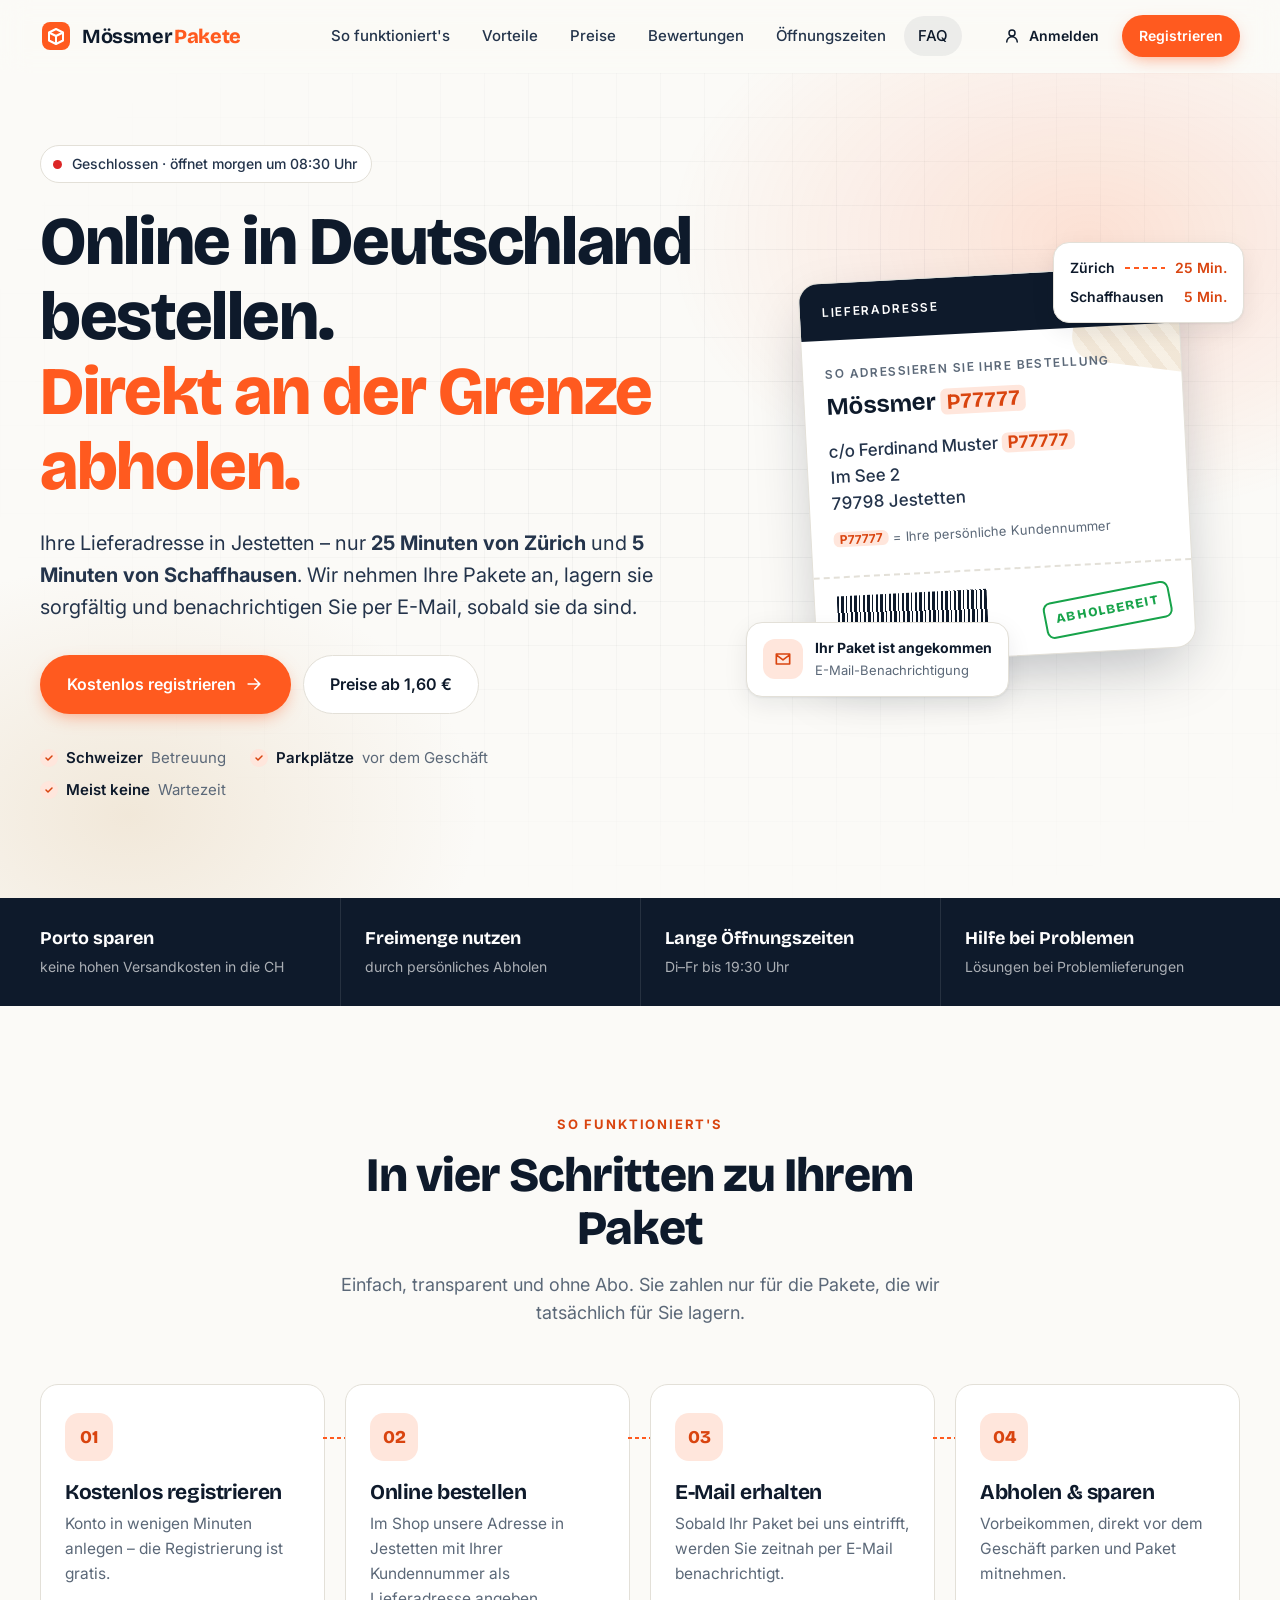
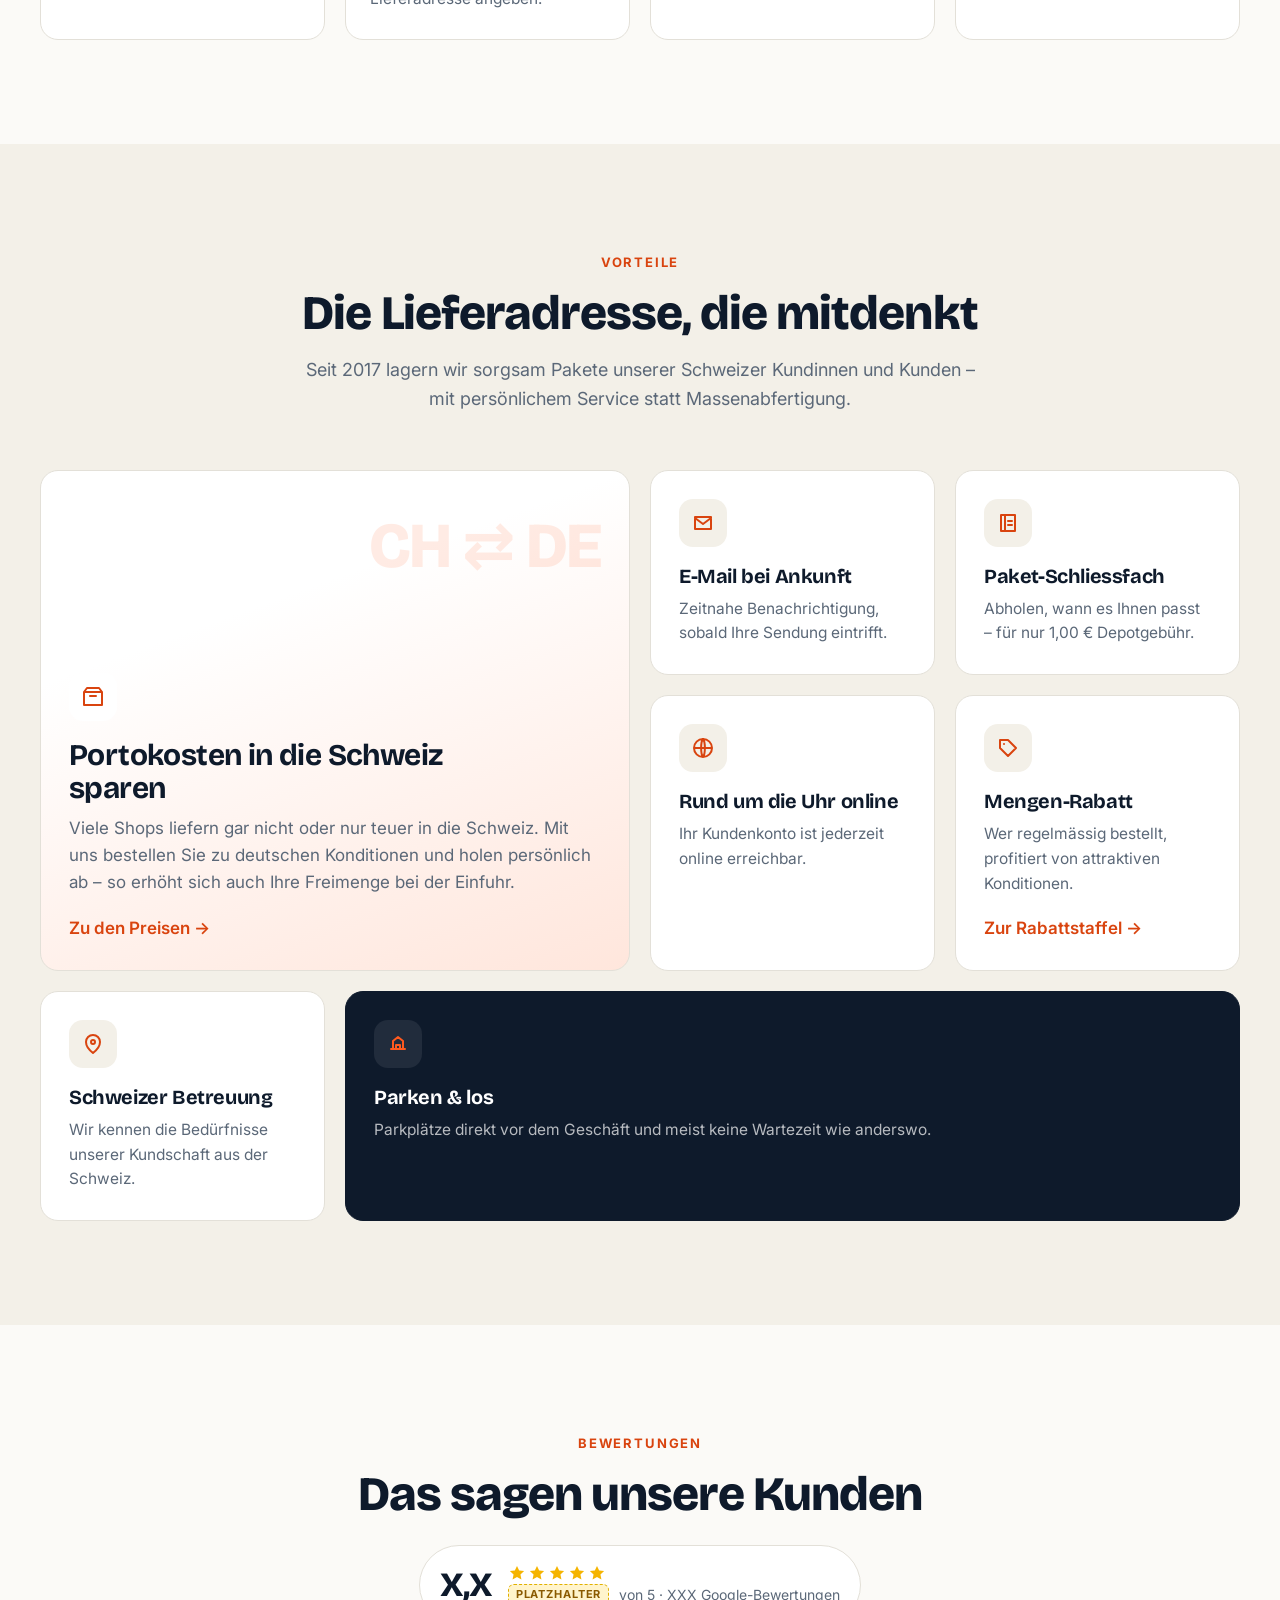
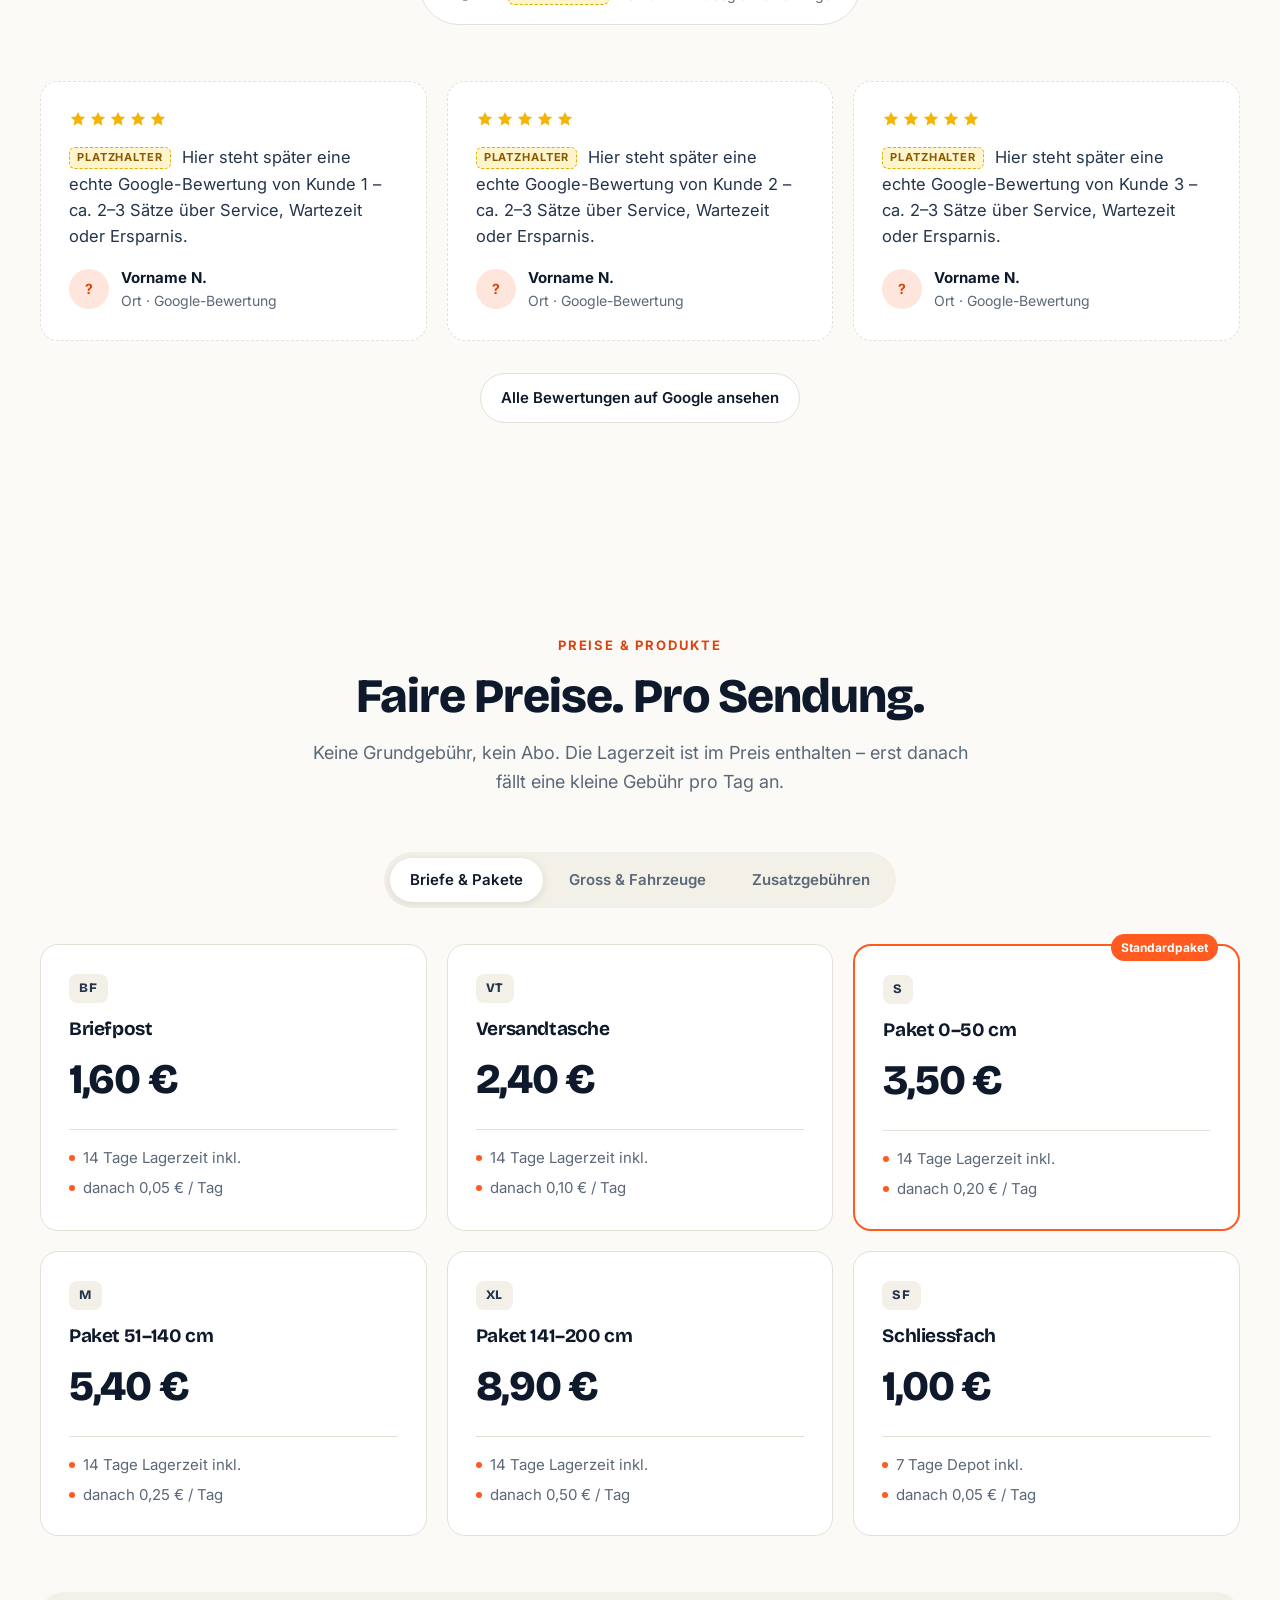
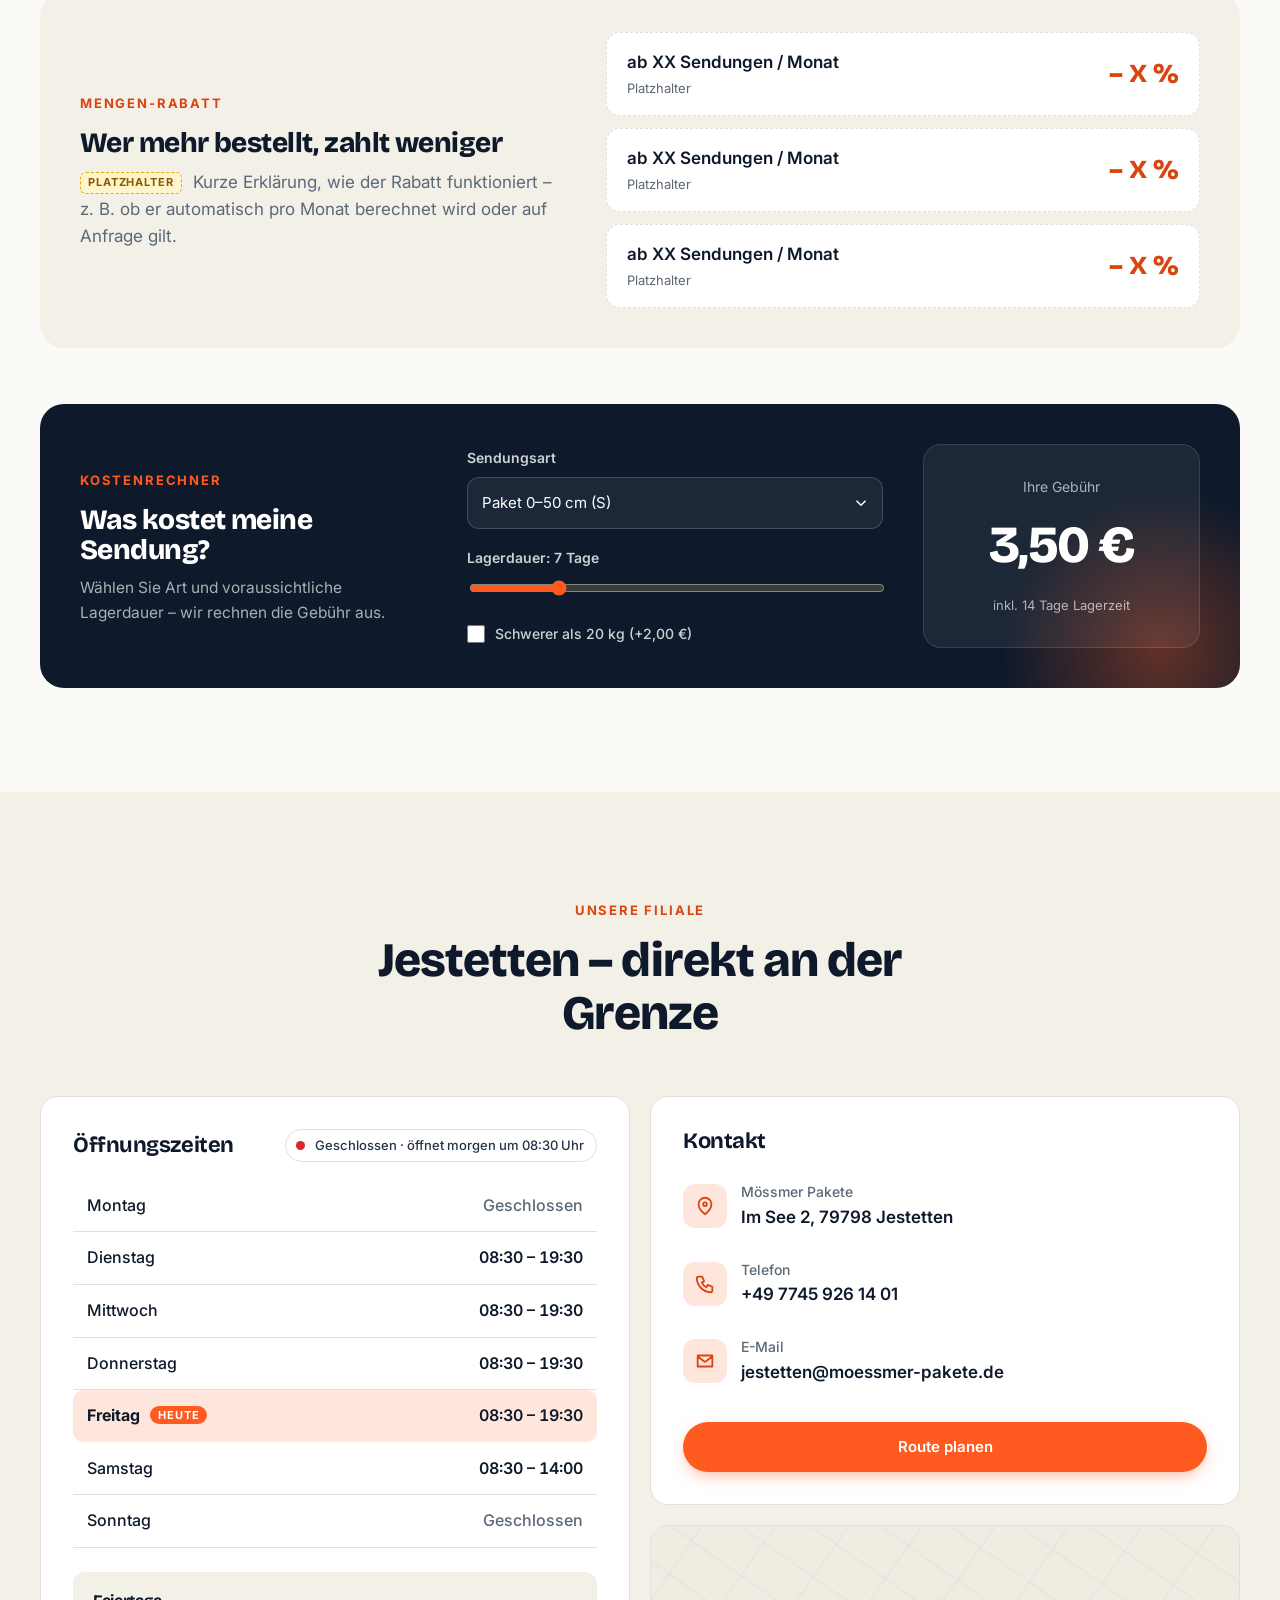
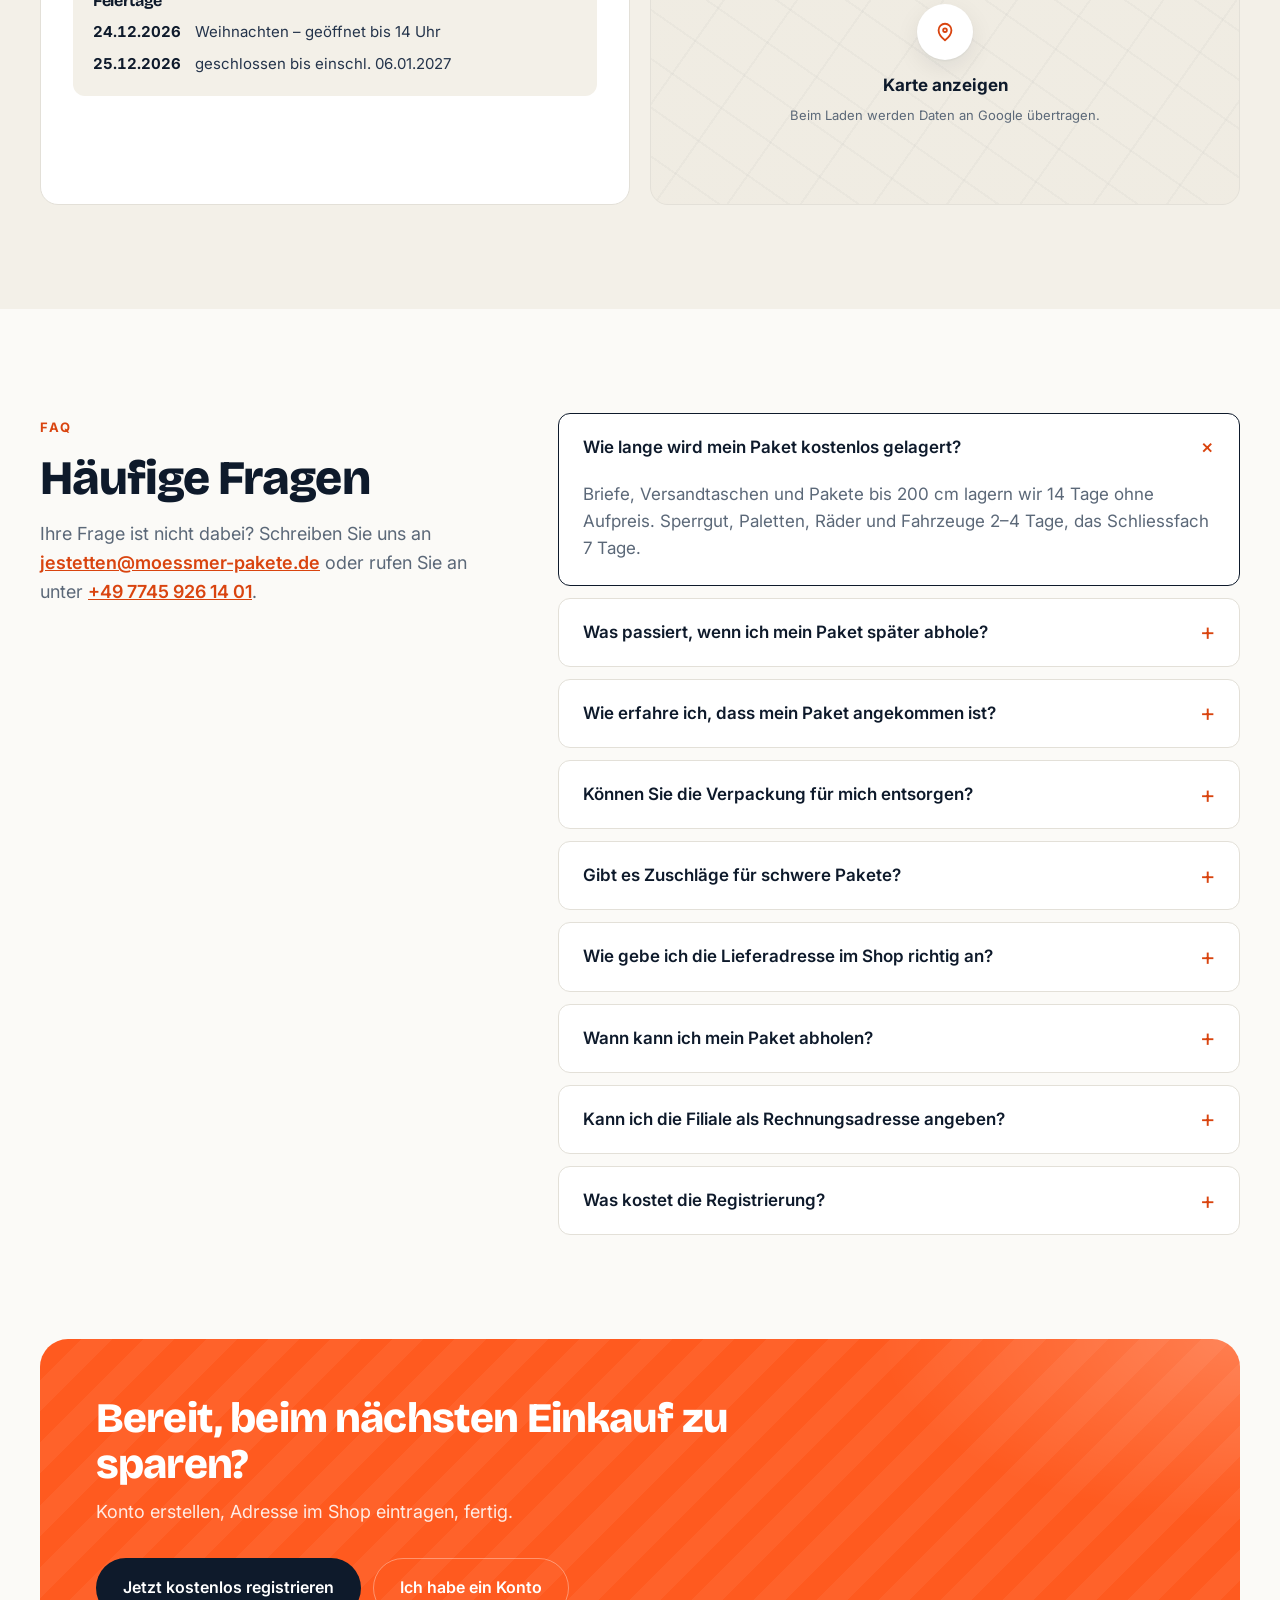
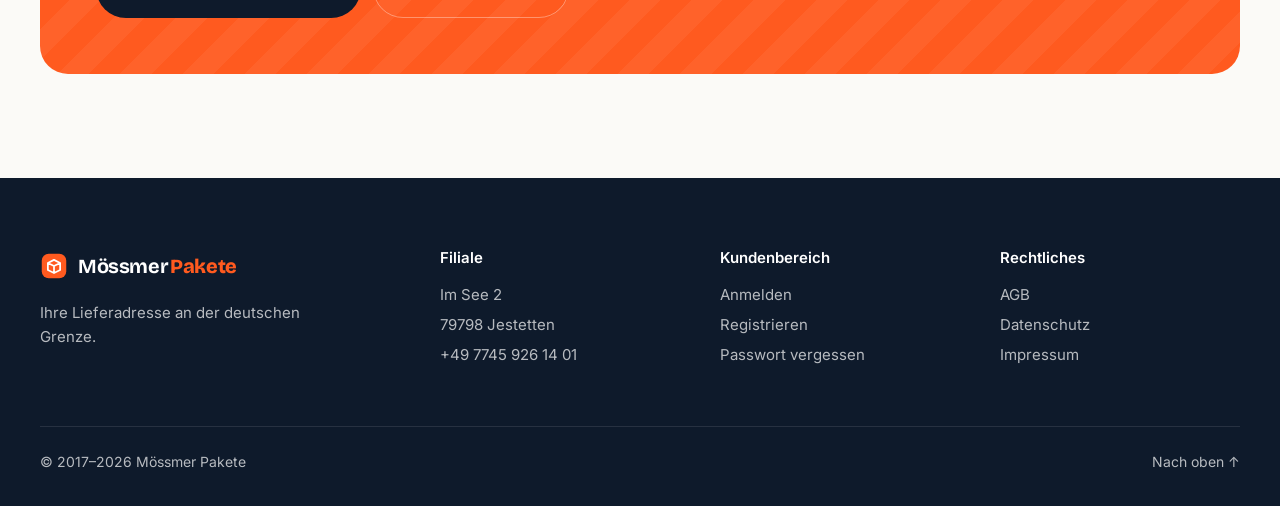
<file: index.html>
<!doctype html>
<html lang="de">
<head>
  <meta charset="utf-8">
  <meta name="viewport" content="width=device-width, initial-scale=1">
  <title>Mössmer Pakete – Ihre Lieferadresse in Jestetten an der Schweizer Grenze</title>
  <meta name="description" content="Paketannahme in Jestetten, 25 Min. von Zürich und 5 Min. von Schaffhausen. Online in Deutschland bestellen, Porto in die Schweiz sparen und Pakete persönlich abholen.">
  <meta name="theme-color" content="#0E1A2B">
  <link rel="icon" href="assets/favicon.svg" type="image/svg+xml">
  <link rel="preconnect" href="https://fonts.googleapis.com">
  <link rel="preconnect" href="https://fonts.gstatic.com" crossorigin>
  <link href="https://fonts.googleapis.com/css2?family=Bricolage+Grotesque:opsz,wght@12..96,500;12..96,700;12..96,800&family=Inter:wght@400;500;600;700&display=swap" rel="stylesheet">
  <link rel="stylesheet" href="assets/styles.css">
  <script type="application/ld+json">
  {
    "@context": "https://schema.org",
    "@type": "LocalBusiness",
    "name": "Mössmer Pakete",
    "url": "https://www.moessmer-pakete.de/",
    "telephone": "+49 7745 926 14 01",
    "email": "jestetten@moessmer-pakete.de",
    "address": {
      "@type": "PostalAddress",
      "streetAddress": "Im See 2",
      "postalCode": "79798",
      "addressLocality": "Jestetten",
      "addressCountry": "DE"
    },
    "geo": { "@type": "GeoCoordinates", "latitude": 47.65158, "longitude": 8.5763299 },
    "openingHoursSpecification": [
      { "@type": "OpeningHoursSpecification", "dayOfWeek": ["Tuesday","Wednesday","Thursday","Friday"], "opens": "08:30", "closes": "19:30" },
      { "@type": "OpeningHoursSpecification", "dayOfWeek": "Saturday", "opens": "08:30", "closes": "14:00" }
    ]
  }
  </script>
</head>
<body>
  <a class="skip" href="#main">Zum Inhalt springen</a>

  <header class="header" id="top">
    <div class="container header__inner">
      <a class="brand" href="#top" aria-label="Mössmer Pakete – Startseite">
        <span class="brand__mark" aria-hidden="true">
          <svg viewBox="0 0 32 32" width="32" height="32"><rect x="2" y="2" width="28" height="28" rx="8" fill="currentColor"/><path d="M9 12.5 16 9l7 3.5v8L16 24l-7-3.5z" fill="none" stroke="#fff" stroke-width="2" stroke-linejoin="round"/><path d="M9 12.5 16 16l7-3.5M16 16v8" fill="none" stroke="#fff" stroke-width="2" stroke-linejoin="round"/></svg>
        </span>
        <span class="brand__text">Mössmer<b>Pakete</b></span>
      </a>

      <nav class="nav" id="nav" aria-label="Hauptnavigation">
        <a href="#ablauf">So funktioniert's</a>
        <a href="#vorteile">Vorteile</a>
        <a href="#preise">Preise</a>
        <a href="#bewertungen">Bewertungen</a>
        <a href="#filiale">Öffnungszeiten</a>
        <a href="#faq">FAQ</a>
        <div class="nav__mobile-cta">
          <button class="btn btn--ghost" type="button" data-open-login>Anmelden</button>
          <a class="btn btn--primary" href="registrieren.html">Kostenlos registrieren</a>
        </div>
      </nav>

      <div class="header__actions">
        <button class="btn btn--ghost btn--sm" type="button" data-open-login>
          <svg viewBox="0 0 24 24" width="18" height="18" aria-hidden="true"><path d="M12 12a4 4 0 1 0 0-8 4 4 0 0 0 0 8Zm-7 8a7 7 0 0 1 14 0" fill="none" stroke="currentColor" stroke-width="2" stroke-linecap="round"/></svg>
          Anmelden
        </button>
        <a class="btn btn--primary btn--sm" href="registrieren.html">Registrieren</a>
      </div>

      <button class="burger" type="button" aria-controls="nav" aria-expanded="false" aria-label="Menü öffnen">
        <span></span><span></span><span></span>
      </button>
    </div>
  </header>

  <main id="main">
    <!-- HERO -->
    <section class="hero">
      <div class="hero__bg" aria-hidden="true"></div>
      <div class="container hero__grid">
        <div class="hero__copy">
          <div class="status" data-status>
            <span class="status__dot"></span>
            <span class="status__text">Öffnungszeiten werden geladen …</span>
          </div>
          <h1>Online in Deutschland bestellen.<br><span class="hl">Direkt an der Grenze abholen.</span></h1>
          <p class="lead">Ihre Lieferadresse in Jestetten – nur <strong>25 Minuten von Zürich</strong> und <strong>5 Minuten von Schaffhausen</strong>. Wir nehmen Ihre Pakete an, lagern sie sorgfältig und benachrichtigen Sie per E-Mail, sobald sie da sind.</p>
          <div class="hero__cta">
            <a class="btn btn--primary btn--lg" href="registrieren.html">
              Kostenlos registrieren
              <svg viewBox="0 0 24 24" width="20" height="20" aria-hidden="true"><path d="M5 12h14m-6-6 6 6-6 6" fill="none" stroke="currentColor" stroke-width="2" stroke-linecap="round" stroke-linejoin="round"/></svg>
            </a>
            <a class="btn btn--light btn--lg" href="#preise">Preise ab 1,60 €</a>
          </div>
          <ul class="hero__facts">
            <li><b>Schweizer</b> Betreuung</li>
            <li><b>Parkplätze</b> vor dem Geschäft</li>
            <li><b>Meist keine</b> Wartezeit</li>
          </ul>
        </div>

        <div class="hero__visual" aria-label="Beispiel einer Lieferadresse">
          <div class="label">
            <div class="label__head">
              <span>Lieferadresse</span>
              <span class="label__flag">DE</span>
            </div>
            <div class="label__body">
              <p class="label__muted">So adressieren Sie Ihre Bestellung</p>
              <p class="label__name">Mössmer <span class="label__kd">P77777</span></p>
              <p class="label__addr">c/o Ferdinand Muster <span class="label__kd">P77777</span><br>Im See 2<br>79798 Jestetten</p>
              <p class="label__hint"><span class="label__kd">P77777</span> = Ihre persönliche Kundennummer</p>
            </div>
            <div class="label__foot">
              <div class="barcode" aria-hidden="true"></div>
              <span class="label__stamp">Abholbereit</span>
            </div>
          </div>
          <div class="float-card float-card--mail">
            <span class="float-card__icon" aria-hidden="true">
              <svg viewBox="0 0 24 24" width="20" height="20"><path d="M4 6h16v12H4zM4 7l8 6 8-6" fill="none" stroke="currentColor" stroke-width="2" stroke-linejoin="round"/></svg>
            </span>
            <div>
              <b>Ihr Paket ist angekommen</b>
              <span>E-Mail-Benachrichtigung</span>
            </div>
          </div>
          <div class="float-card float-card--route">
            <div class="route">
              <span>Zürich</span><i></i><span>25 Min.</span>
            </div>
            <div class="route">
              <span>Schaffhausen</span><i></i><span>5 Min.</span>
            </div>
          </div>
        </div>
      </div>
    </section>

    <!-- USP STRIP -->
    <section class="strip" aria-label="Unsere Stärken">
      <div class="container strip__inner">
        <div><b>Porto sparen</b><span>keine hohen Versandkosten in die CH</span></div>
        <div><b>Freimenge nutzen</b><span>durch persönliches Abholen</span></div>
        <div><b>Lange Öffnungszeiten</b><span>Di–Fr bis 19:30 Uhr</span></div>
        <div><b>Hilfe bei Problemen</b><span>Lösungen bei Problemlieferungen</span></div>
      </div>
    </section>

    <!-- HOW IT WORKS -->
    <section class="section" id="ablauf">
      <div class="container">
        <header class="section__head">
          <p class="eyebrow">So funktioniert's</p>
          <h2>In vier Schritten zu Ihrem Paket</h2>
          <p>Einfach, transparent und ohne Abo. Sie zahlen nur für die Pakete, die wir tatsächlich für Sie lagern.</p>
        </header>
        <ol class="steps">
          <li class="step">
            <span class="step__num">01</span>
            <h3>Kostenlos registrieren</h3>
            <p>Konto in wenigen Minuten anlegen – die Registrierung ist gratis.</p>
          </li>
          <li class="step">
            <span class="step__num">02</span>
            <h3>Online bestellen</h3>
            <p>Im Shop unsere Adresse in Jestetten mit Ihrer Kundennummer als Lieferadresse angeben.</p>
          </li>
          <li class="step">
            <span class="step__num">03</span>
            <h3>E-Mail erhalten</h3>
            <p>Sobald Ihr Paket bei uns eintrifft, werden Sie zeitnah per E-Mail benachrichtigt.</p>
          </li>
          <li class="step">
            <span class="step__num">04</span>
            <h3>Abholen &amp; sparen</h3>
            <p>Vorbeikommen, direkt vor dem Geschäft parken und Paket mitnehmen.</p>
          </li>
        </ol>
      </div>
    </section>

    <!-- BENEFITS -->
    <section class="section section--tint" id="vorteile">
      <div class="container">
        <header class="section__head">
          <p class="eyebrow">Vorteile</p>
          <h2>Die Lieferadresse, die mitdenkt</h2>
          <p>Seit 2017 lagern wir sorgsam Pakete unserer Schweizer Kundinnen und Kunden – mit persönlichem Service statt Massenabfertigung.</p>
        </header>
        <div class="bento">
          <article class="tile tile--feature">
            <span class="tile__icon"><svg viewBox="0 0 24 24"><path d="M3 7h18v13H3zM3 7l3-4h12l3 4M9 11h6" /></svg></span>
            <h3>Portokosten in die Schweiz sparen</h3>
            <p>Viele Shops liefern gar nicht oder nur teuer in die Schweiz. Mit uns bestellen Sie zu deutschen Konditionen und holen persönlich ab – so erhöht sich auch Ihre Freimenge bei der Einfuhr.</p>
            <a class="link" href="#preise">Zu den Preisen →</a>
          </article>
          <article class="tile">
            <span class="tile__icon"><svg viewBox="0 0 24 24"><path d="M4 6h16v12H4zM4 7l8 6 8-6" /></svg></span>
            <h3>E-Mail bei Ankunft</h3>
            <p>Zeitnahe Benachrichtigung, sobald Ihre Sendung eintrifft.</p>
          </article>
          <article class="tile">
            <span class="tile__icon"><svg viewBox="0 0 24 24"><path d="M5 4h14v16H5zM9 4v16M12 10h4M12 14h4" /></svg></span>
            <h3>Paket-Schliessfach</h3>
            <p>Abholen, wann es Ihnen passt – für nur 1,00 € Depotgebühr.</p>
          </article>
          <article class="tile">
            <span class="tile__icon"><svg viewBox="0 0 24 24"><path d="M12 21a9 9 0 1 0 0-18 9 9 0 0 0 0 18ZM3 12h18M12 3c2.5 3 2.5 15 0 18M12 3c-2.5 3-2.5 15 0 18" /></svg></span>
            <h3>Rund um die Uhr online</h3>
            <p>Ihr Kundenkonto ist jederzeit online erreichbar.</p>
          </article>
          <article class="tile">
            <span class="tile__icon"><svg viewBox="0 0 24 24"><path d="M20 12 12 20l-8-8V4h8zM8 8h.01" /></svg></span>
            <h3>Mengen-Rabatt</h3>
            <p>Wer regelmässig bestellt, profitiert von attraktiven Konditionen.</p>
            <a class="link" href="#rabatt">Zur Rabattstaffel →</a>
          </article>
          <article class="tile">
            <span class="tile__icon"><svg viewBox="0 0 24 24"><path d="M12 21s7-5.5 7-11a7 7 0 1 0-14 0c0 5.5 7 11 7 11ZM12 12a2 2 0 1 0 0-4 2 2 0 0 0 0 4Z" /></svg></span>
            <h3>Schweizer Betreuung</h3>
            <p>Wir kennen die Bedürfnisse unserer Kundschaft aus der Schweiz.</p>
          </article>
          <article class="tile tile--dark">
            <span class="tile__icon"><svg viewBox="0 0 24 24"><path d="M5 17h14M7 17V9l5-4 5 4v8M10 17v-4h4v4" /></svg></span>
            <h3>Parken &amp; los</h3>
            <p>Parkplätze direkt vor dem Geschäft und meist keine Wartezeit wie anderswo.</p>
          </article>
        </div>
      </div>
    </section>

    <!-- REVIEWS (Platzhalter: echte Google-Bewertungen einsetzen) -->
    <section class="section" id="bewertungen">
      <div class="container">
        <header class="section__head">
          <p class="eyebrow">Bewertungen</p>
          <h2>Das sagen unsere Kunden</h2>
          <div class="rating">
            <span class="rating__score">X,X</span>
            <span class="rating__meta"><span class="stars" aria-hidden="true"><svg viewBox="0 0 24 24" aria-hidden="true"><path d="m12 2.5 2.9 6.1 6.6.8-4.9 4.6 1.3 6.5L12 17.3l-5.9 3.2 1.3-6.5-4.9-4.6 6.6-.8z"/></svg><svg viewBox="0 0 24 24" aria-hidden="true"><path d="m12 2.5 2.9 6.1 6.6.8-4.9 4.6 1.3 6.5L12 17.3l-5.9 3.2 1.3-6.5-4.9-4.6 6.6-.8z"/></svg><svg viewBox="0 0 24 24" aria-hidden="true"><path d="m12 2.5 2.9 6.1 6.6.8-4.9 4.6 1.3 6.5L12 17.3l-5.9 3.2 1.3-6.5-4.9-4.6 6.6-.8z"/></svg><svg viewBox="0 0 24 24" aria-hidden="true"><path d="m12 2.5 2.9 6.1 6.6.8-4.9 4.6 1.3 6.5L12 17.3l-5.9 3.2 1.3-6.5-4.9-4.6 6.6-.8z"/></svg><svg viewBox="0 0 24 24" aria-hidden="true"><path d="m12 2.5 2.9 6.1 6.6.8-4.9 4.6 1.3 6.5L12 17.3l-5.9 3.2 1.3-6.5-4.9-4.6 6.6-.8z"/></svg></span><span><span class="ph">Platzhalter</span> von 5 · XXX Google-Bewertungen</span></span>
          </div>
        </header>
        <div class="reviews">
          <figure class="review">
            <span class="stars" aria-hidden="true"><svg viewBox="0 0 24 24" aria-hidden="true"><path d="m12 2.5 2.9 6.1 6.6.8-4.9 4.6 1.3 6.5L12 17.3l-5.9 3.2 1.3-6.5-4.9-4.6 6.6-.8z"/></svg><svg viewBox="0 0 24 24" aria-hidden="true"><path d="m12 2.5 2.9 6.1 6.6.8-4.9 4.6 1.3 6.5L12 17.3l-5.9 3.2 1.3-6.5-4.9-4.6 6.6-.8z"/></svg><svg viewBox="0 0 24 24" aria-hidden="true"><path d="m12 2.5 2.9 6.1 6.6.8-4.9 4.6 1.3 6.5L12 17.3l-5.9 3.2 1.3-6.5-4.9-4.6 6.6-.8z"/></svg><svg viewBox="0 0 24 24" aria-hidden="true"><path d="m12 2.5 2.9 6.1 6.6.8-4.9 4.6 1.3 6.5L12 17.3l-5.9 3.2 1.3-6.5-4.9-4.6 6.6-.8z"/></svg><svg viewBox="0 0 24 24" aria-hidden="true"><path d="m12 2.5 2.9 6.1 6.6.8-4.9 4.6 1.3 6.5L12 17.3l-5.9 3.2 1.3-6.5-4.9-4.6 6.6-.8z"/></svg></span>
            <blockquote><p><span class="ph">Platzhalter</span> Hier steht später eine echte Google-Bewertung von Kunde 1 – ca. 2–3 Sätze über Service, Wartezeit oder Ersparnis.</p></blockquote>
            <figcaption><span class="review__avatar" aria-hidden="true">?</span><span><b>Vorname N.</b>Ort · Google-Bewertung</span></figcaption>
          </figure>
          <figure class="review">
            <span class="stars" aria-hidden="true"><svg viewBox="0 0 24 24" aria-hidden="true"><path d="m12 2.5 2.9 6.1 6.6.8-4.9 4.6 1.3 6.5L12 17.3l-5.9 3.2 1.3-6.5-4.9-4.6 6.6-.8z"/></svg><svg viewBox="0 0 24 24" aria-hidden="true"><path d="m12 2.5 2.9 6.1 6.6.8-4.9 4.6 1.3 6.5L12 17.3l-5.9 3.2 1.3-6.5-4.9-4.6 6.6-.8z"/></svg><svg viewBox="0 0 24 24" aria-hidden="true"><path d="m12 2.5 2.9 6.1 6.6.8-4.9 4.6 1.3 6.5L12 17.3l-5.9 3.2 1.3-6.5-4.9-4.6 6.6-.8z"/></svg><svg viewBox="0 0 24 24" aria-hidden="true"><path d="m12 2.5 2.9 6.1 6.6.8-4.9 4.6 1.3 6.5L12 17.3l-5.9 3.2 1.3-6.5-4.9-4.6 6.6-.8z"/></svg><svg viewBox="0 0 24 24" aria-hidden="true"><path d="m12 2.5 2.9 6.1 6.6.8-4.9 4.6 1.3 6.5L12 17.3l-5.9 3.2 1.3-6.5-4.9-4.6 6.6-.8z"/></svg></span>
            <blockquote><p><span class="ph">Platzhalter</span> Hier steht später eine echte Google-Bewertung von Kunde 2 – ca. 2–3 Sätze über Service, Wartezeit oder Ersparnis.</p></blockquote>
            <figcaption><span class="review__avatar" aria-hidden="true">?</span><span><b>Vorname N.</b>Ort · Google-Bewertung</span></figcaption>
          </figure>
          <figure class="review">
            <span class="stars" aria-hidden="true"><svg viewBox="0 0 24 24" aria-hidden="true"><path d="m12 2.5 2.9 6.1 6.6.8-4.9 4.6 1.3 6.5L12 17.3l-5.9 3.2 1.3-6.5-4.9-4.6 6.6-.8z"/></svg><svg viewBox="0 0 24 24" aria-hidden="true"><path d="m12 2.5 2.9 6.1 6.6.8-4.9 4.6 1.3 6.5L12 17.3l-5.9 3.2 1.3-6.5-4.9-4.6 6.6-.8z"/></svg><svg viewBox="0 0 24 24" aria-hidden="true"><path d="m12 2.5 2.9 6.1 6.6.8-4.9 4.6 1.3 6.5L12 17.3l-5.9 3.2 1.3-6.5-4.9-4.6 6.6-.8z"/></svg><svg viewBox="0 0 24 24" aria-hidden="true"><path d="m12 2.5 2.9 6.1 6.6.8-4.9 4.6 1.3 6.5L12 17.3l-5.9 3.2 1.3-6.5-4.9-4.6 6.6-.8z"/></svg><svg viewBox="0 0 24 24" aria-hidden="true"><path d="m12 2.5 2.9 6.1 6.6.8-4.9 4.6 1.3 6.5L12 17.3l-5.9 3.2 1.3-6.5-4.9-4.6 6.6-.8z"/></svg></span>
            <blockquote><p><span class="ph">Platzhalter</span> Hier steht später eine echte Google-Bewertung von Kunde 3 – ca. 2–3 Sätze über Service, Wartezeit oder Ersparnis.</p></blockquote>
            <figcaption><span class="review__avatar" aria-hidden="true">?</span><span><b>Vorname N.</b>Ort · Google-Bewertung</span></figcaption>
          </figure>
        </div>
        <p class="reviews__more"><a class="btn btn--light" href="https://www.google.com/maps/search/?api=1&amp;query=M%C3%B6ssmer+Pakete+Jestetten" target="_blank" rel="noopener">Alle Bewertungen auf Google ansehen</a></p>
      </div>
    </section>

    <!-- PRICES -->
    <section class="section" id="preise">
      <div class="container">
        <header class="section__head">
          <p class="eyebrow">Preise &amp; Produkte</p>
          <h2>Faire Preise. Pro Sendung.</h2>
          <p>Keine Grundgebühr, kein Abo. Die Lagerzeit ist im Preis enthalten – erst danach fällt eine kleine Gebühr pro Tag an.</p>
        </header>

        <div class="tabs" role="tablist" aria-label="Preiskategorien">
          <button class="tab is-active" role="tab" aria-selected="true" aria-controls="tab-sendungen" id="t-sendungen">Briefe &amp; Pakete</button>
          <button class="tab" role="tab" aria-selected="false" aria-controls="tab-gross" id="t-gross" tabindex="-1">Gross &amp; Fahrzeuge</button>
          <button class="tab" role="tab" aria-selected="false" aria-controls="tab-gebuehren" id="t-gebuehren" tabindex="-1">Zusatzgebühren</button>
        </div>

        <div class="tabpanel" id="tab-sendungen" role="tabpanel" aria-labelledby="t-sendungen">
          <div class="prices">
            <article class="price">
              <span class="price__tag">BF</span>
              <h3>Briefpost</h3>
              <p class="price__value">1,60 €</p>
              <ul><li>14 Tage Lagerzeit inkl.</li><li>danach 0,05 € / Tag</li></ul>
            </article>
            <article class="price">
              <span class="price__tag">VT</span>
              <h3>Versandtasche</h3>
              <p class="price__value">2,40 €</p>
              <ul><li>14 Tage Lagerzeit inkl.</li><li>danach 0,10 € / Tag</li></ul>
            </article>
            <article class="price price--hot">
              <span class="price__badge">Standardpaket</span>
              <span class="price__tag">S</span>
              <h3>Paket 0–50 cm</h3>
              <p class="price__value">3,50 €</p>
              <ul><li>14 Tage Lagerzeit inkl.</li><li>danach 0,20 € / Tag</li></ul>
            </article>
            <article class="price">
              <span class="price__tag">M</span>
              <h3>Paket 51–140 cm</h3>
              <p class="price__value">5,40 €</p>
              <ul><li>14 Tage Lagerzeit inkl.</li><li>danach 0,25 € / Tag</li></ul>
            </article>
            <article class="price">
              <span class="price__tag">XL</span>
              <h3>Paket 141–200 cm</h3>
              <p class="price__value">8,90 €</p>
              <ul><li>14 Tage Lagerzeit inkl.</li><li>danach 0,50 € / Tag</li></ul>
            </article>
            <article class="price">
              <span class="price__tag">SF</span>
              <h3>Schliessfach</h3>
              <p class="price__value">1,00 €</p>
              <ul><li>7 Tage Depot inkl.</li><li>danach 0,05 € / Tag</li></ul>
            </article>
          </div>
        </div>

        <div class="tabpanel" id="tab-gross" role="tabpanel" aria-labelledby="t-gross" hidden>
          <div class="prices">
            <article class="price">
              <span class="price__tag">XXL</span>
              <h3>Über 2 m / sperrig</h3>
              <p class="price__value">14,50 €</p>
              <ul><li>4 Tage Lagerzeit inkl.</li><li>danach 0,50 € / Tag</li></ul>
            </article>
            <article class="price">
              <span class="price__tag">PL</span>
              <h3>Palette</h3>
              <p class="price__value">25,00 €</p>
              <ul><li>4 Tage Lagerzeit inkl.</li><li>danach 2,50 € / Tag</li></ul>
            </article>
            <article class="price">
              <span class="price__tag">KRA</span>
              <h3>Kompletträder</h3>
              <p class="price__value">20,00 €</p>
              <ul><li>4 Tage Lagerzeit inkl.</li><li>danach 2,50 € / Tag</li></ul>
            </article>
            <article class="price">
              <span class="price__tag">VLO</span>
              <h3>Fahrrad</h3>
              <p class="price__value">15,00 €</p>
              <ul><li>4 Tage Lagerzeit inkl.</li><li>danach 2,50 € / Tag</li></ul>
            </article>
            <article class="price">
              <span class="price__tag">MO</span>
              <h3>Motorrad</h3>
              <p class="price__value">50,00 €</p>
              <ul><li>4 Tage Lagerzeit inkl.</li><li>danach 10,00 € / Tag</li></ul>
            </article>
            <article class="price">
              <span class="price__tag">KFZ</span>
              <h3>Auto</h3>
              <p class="price__value">100,00 €</p>
              <ul><li>2 Tage Lagerzeit inkl.</li><li>danach 20,00 € / Tag</li></ul>
            </article>
          </div>
        </div>

        <div class="tabpanel" id="tab-gebuehren" role="tabpanel" aria-labelledby="t-gebuehren" hidden>
          <div class="fees">
            <div class="fees__group">
              <h3>Gewicht &amp; Aufwand</h3>
              <dl>
                <div><dt>Kein Zuschlag <small>GWO</small></dt><dd>0,00 €</dd></div>
                <div><dt>Zuschlag über 20 kg <small>GWZ</small></dt><dd>2,00 €</dd></div>
                <div><dt>Mehraufwand <small>GWZXL</small></dt><dd>3,50 €</dd></div>
              </dl>
            </div>
            <div class="fees__group">
              <h3>Verpackung entsorgen</h3>
              <dl>
                <div><dt>Keine Entsorgung <small>E0</small></dt><dd>0,00 €</dd></div>
                <div><dt>Bis Grösse M <small>E1</small></dt><dd>5,00 €</dd></div>
                <div><dt>Ab Grösse XL <small>E2</small></dt><dd>10,00 €</dd></div>
                <div><dt>Palette <small>EP</small></dt><dd>30,00 €</dd></div>
              </dl>
            </div>
          </div>
        </div>

        <!-- MENGEN-RABATT (Platzhalter: echte Staffel einsetzen) -->
        <div class="rabatt" id="rabatt">
          <div class="rabatt__intro">
            <p class="eyebrow">Mengen-Rabatt</p>
            <h3>Wer mehr bestellt, zahlt weniger</h3>
            <p><span class="ph">Platzhalter</span> Kurze Erklärung, wie der Rabatt funktioniert – z. B. ob er automatisch pro Monat berechnet wird oder auf Anfrage gilt.</p>
          </div>
          <div class="tiers">
            <div class="tier"><span class="tier__range">ab XX Sendungen / Monat</span><span class="tier__val">– X %</span><span class="tier__note">Platzhalter</span></div>
            <div class="tier"><span class="tier__range">ab XX Sendungen / Monat</span><span class="tier__val">– X %</span><span class="tier__note">Platzhalter</span></div>
            <div class="tier"><span class="tier__range">ab XX Sendungen / Monat</span><span class="tier__val">– X %</span><span class="tier__note">Platzhalter</span></div>
          </div>
        </div>

        <!-- CALCULATOR -->
        <div class="calc" id="rechner">
          <div class="calc__intro">
            <p class="eyebrow eyebrow--light">Kostenrechner</p>
            <h3>Was kostet meine Sendung?</h3>
            <p>Wählen Sie Art und voraussichtliche Lagerdauer – wir rechnen die Gebühr aus.</p>
          </div>
          <form class="calc__form" onsubmit="return false">
            <label>
              <span>Sendungsart</span>
              <select id="calc-type">
                <option value="1.60|14|0.05">Briefpost</option>
                <option value="2.40|14|0.10">Versandtasche</option>
                <option value="3.50|14|0.20" selected>Paket 0–50 cm (S)</option>
                <option value="5.40|14|0.25">Paket 51–140 cm (M)</option>
                <option value="8.90|14|0.50">Paket 141–200 cm (XL)</option>
                <option value="14.50|4|0.50">Über 2 m / sperrig (XXL)</option>
                <option value="25.00|4|2.50">Palette</option>
                <option value="20.00|4|2.50">Kompletträder</option>
                <option value="15.00|4|2.50">Fahrrad</option>
                <option value="50.00|4|10.00">Motorrad</option>
                <option value="100.00|2|20.00">Auto</option>
              </select>
            </label>
            <label>
              <span>Lagerdauer: <output id="calc-days-out">7</output> Tage</span>
              <input type="range" id="calc-days" min="1" max="30" value="7">
            </label>
            <label class="check">
              <input type="checkbox" id="calc-heavy">
              <span>Schwerer als 20 kg (+2,00 €)</span>
            </label>
          </form>
          <div class="calc__result" aria-live="polite">
            <span>Ihre Gebühr</span>
            <strong id="calc-total">3,50 €</strong>
            <small id="calc-detail">inkl. 14 Tage Lagerzeit</small>
          </div>
        </div>
      </div>
    </section>

    <!-- BRANCH -->
    <section class="section section--tint" id="filiale">
      <div class="container">
        <header class="section__head">
          <p class="eyebrow">Unsere Filiale</p>
          <h2>Jestetten – direkt an der Grenze</h2>
        </header>
        <div class="branch">
          <div class="card hours">
            <div class="hours__head">
              <h3>Öffnungszeiten</h3>
              <div class="status status--small" data-status><span class="status__dot"></span><span class="status__text"></span></div>
            </div>
            <table class="hours__table">
              <tbody>
                <tr data-day="1"><th>Montag</th><td class="closed">Geschlossen</td></tr>
                <tr data-day="2"><th>Dienstag</th><td>08:30 – 19:30</td></tr>
                <tr data-day="3"><th>Mittwoch</th><td>08:30 – 19:30</td></tr>
                <tr data-day="4"><th>Donnerstag</th><td>08:30 – 19:30</td></tr>
                <tr data-day="5"><th>Freitag</th><td>08:30 – 19:30</td></tr>
                <tr data-day="6"><th>Samstag</th><td>08:30 – 14:00</td></tr>
                <tr data-day="0"><th>Sonntag</th><td class="closed">Geschlossen</td></tr>
              </tbody>
            </table>
            <div class="holidays">
              <h4>Feiertage</h4>
              <ul>
                <li><time datetime="2026-12-24">24.12.2026</time><span>Weihnachten – geöffnet bis 14 Uhr</span></li>
                <li><time datetime="2026-12-25">25.12.2026</time><span>geschlossen bis einschl. 06.01.2027</span></li>
              </ul>
            </div>
          </div>

          <div class="card contact">
            <h3>Kontakt</h3>
            <address>
              <a class="contact__row" href="https://maps.google.com/?q=M%C3%B6ssmer+Pakete+Im+See+2+79798+Jestetten" target="_blank" rel="noopener">
                <span class="contact__icon"><svg viewBox="0 0 24 24"><path d="M12 21s7-5.5 7-11a7 7 0 1 0-14 0c0 5.5 7 11 7 11ZM12 12a2 2 0 1 0 0-4 2 2 0 0 0 0 4Z"/></svg></span>
                <span><b>Mössmer Pakete</b>Im See 2, 79798 Jestetten</span>
              </a>
              <a class="contact__row" href="tel:+4977459261401">
                <span class="contact__icon"><svg viewBox="0 0 24 24"><path d="M5 4h4l2 5-2.5 1.5a11 11 0 0 0 5 5L15 13l5 2v4a2 2 0 0 1-2 2A16 16 0 0 1 3 6a2 2 0 0 1 2-2"/></svg></span>
                <span><b>Telefon</b>+49 7745 926 14 01</span>
              </a>
              <a class="contact__row" href="mailto:jestetten@moessmer-pakete.de">
                <span class="contact__icon"><svg viewBox="0 0 24 24"><path d="M4 6h16v12H4zM4 7l8 6 8-6"/></svg></span>
                <span><b>E-Mail</b>jestetten@moessmer-pakete.de</span>
              </a>
            </address>
            <a class="btn btn--primary btn--block" href="https://www.google.com/maps/dir/?api=1&amp;destination=M%C3%B6ssmer+Pakete+Im+See+2+79798+Jestetten" target="_blank" rel="noopener">Route planen</a>
          </div>

          <div class="map">
            <button class="map__consent" type="button" data-load-map>
              <span class="map__pin" aria-hidden="true"><svg viewBox="0 0 24 24"><path d="M12 21s7-5.5 7-11a7 7 0 1 0-14 0c0 5.5 7 11 7 11ZM12 12a2 2 0 1 0 0-4 2 2 0 0 0 0 4Z"/></svg></span>
              <b>Karte anzeigen</b>
              <small>Beim Laden werden Daten an Google übertragen.</small>
            </button>
          </div>
        </div>
      </div>
    </section>

    <!-- FAQ -->
    <section class="section" id="faq">
      <div class="container faq">
        <header class="section__head section__head--left">
          <p class="eyebrow">FAQ</p>
          <h2>Häufige Fragen</h2>
          <p>Ihre Frage ist nicht dabei? Schreiben Sie uns an <a href="mailto:jestetten@moessmer-pakete.de">jestetten@moessmer-pakete.de</a> oder rufen Sie an unter <a href="tel:+4977459261401">+49 7745 926 14 01</a>.</p>
        </header>
        <div class="faq__list">
          <details open>
            <summary>Wie lange wird mein Paket kostenlos gelagert?</summary>
            <p>Briefe, Versandtaschen und Pakete bis 200 cm lagern wir 14 Tage ohne Aufpreis. Sperrgut, Paletten, Räder und Fahrzeuge 2–4 Tage, das Schliessfach 7 Tage.</p>
          </details>
          <details>
            <summary>Was passiert, wenn ich mein Paket später abhole?</summary>
            <p>Kein Problem – nach Ablauf der Standard-Lagerzeit berechnen wir eine kleine Überziehungsgebühr pro Tag, z. B. 0,20 € für ein S-Paket. Mit unserem <a href="#rechner">Kostenrechner</a> sehen Sie den Betrag sofort.</p>
          </details>
          <details>
            <summary>Wie erfahre ich, dass mein Paket angekommen ist?</summary>
            <p>Sobald Ihre Sendung bei uns eintrifft, erhalten Sie zeitnah eine E-Mail.</p>
          </details>
          <details>
            <summary>Können Sie die Verpackung für mich entsorgen?</summary>
            <p>Ja. Die Entsorgung kostet 5,00 € bis Grösse M, 10,00 € ab Grösse XL und 30,00 € für Paletten.</p>
          </details>
          <details>
            <summary>Gibt es Zuschläge für schwere Pakete?</summary>
            <p>Für Sendungen über 20 kg berechnen wir einen Zuschlag von 2,00 €, bei besonderem Mehraufwand 3,50 €.</p>
          </details>
          <details>
            <summary>Wie gebe ich die Lieferadresse im Shop richtig an?</summary>
            <p>Nutzen Sie immer Ihre Kundennummer, z. B.:</p>
            <p class="faq__addr">Mössmer P77777<br>c/o Ferdinand Muster P77777<br>Im See 2<br>79798 Jestetten</p>
            <p>Sendungen ohne erkennbare Kundennummer können abgelehnt werden. Kann eine Sendung nicht eindeutig zugeordnet werden, fällt für die Ermittlung des Empfängers eine Zusatzgebühr an.</p>
          </details>
          <details>
            <summary>Wann kann ich mein Paket abholen?</summary>
            <p>Sobald Sie unsere E-Mail über den Sendungseingang erhalten haben und die Sendung im System erfasst ist. Aus Sicherheitsgründen beantworten wir Anfragen zum Sendungseingang nicht telefonisch.</p>
          </details>
          <details>
            <summary>Kann ich die Filiale als Rechnungsadresse angeben?</summary>
            <p>Nein. Unsere Adresse ist ausschliesslich als Lieferadresse gedacht – bitte geben Sie als Rechnungsadresse Ihre eigene Anschrift an. Details finden Sie in unseren <a href="agb.html">AGB</a>.</p>
          </details>
          <details>
            <summary>Was kostet die Registrierung?</summary>
            <p>Nichts. Die Registrierung ist kostenlos – Sie zahlen nur für tatsächlich gelagerte Sendungen.</p>
          </details>
        </div>
      </div>
    </section>

    <!-- CTA -->
    <section class="cta">
      <div class="container cta__inner">
        <div>
          <h2>Bereit, beim nächsten Einkauf zu sparen?</h2>
          <p>Konto erstellen, Adresse im Shop eintragen, fertig.</p>
        </div>
        <div class="cta__buttons">
          <a class="btn btn--primary btn--lg" href="registrieren.html">Jetzt kostenlos registrieren</a>
          <button class="btn btn--outline-light btn--lg" type="button" data-open-login>Ich habe ein Konto</button>
        </div>
      </div>
    </section>
  </main>

  <footer class="footer">
    <div class="container footer__inner">
      <div>
        <a class="brand brand--light" href="#top">
          <span class="brand__mark" aria-hidden="true"><svg viewBox="0 0 32 32" width="28" height="28"><rect x="2" y="2" width="28" height="28" rx="8" fill="currentColor"/><path d="M9 12.5 16 9l7 3.5v8L16 24l-7-3.5zM9 12.5 16 16l7-3.5M16 16v8" fill="none" stroke="#fff" stroke-width="2" stroke-linejoin="round"/></svg></span>
          <span class="brand__text">Mössmer<b>Pakete</b></span>
        </a>
        <p class="footer__claim">Ihre Lieferadresse an der deutschen Grenze.</p>
      </div>
      <div>
        <h4>Filiale</h4>
        <p>Im See 2<br>79798 Jestetten<br><a href="tel:+4977459261401">+49 7745 926 14 01</a></p>
      </div>
      <div>
        <h4>Kundenbereich</h4>
        <p><button class="linklike" type="button" data-open-login>Anmelden</button><br><a href="registrieren.html">Registrieren</a><br><a href="passwort.html">Passwort vergessen</a></p>
      </div>
      <div>
        <h4>Rechtliches</h4>
        <p><a href="agb.html">AGB</a><br><a href="datenschutz.html">Datenschutz</a><br><a href="impressum.html">Impressum</a></p>
      </div>
    </div>
    <div class="container footer__bottom">
      <span>© 2017–<span data-year>2026</span> Mössmer Pakete</span>
      <a href="#top">Nach oben ↑</a>
    </div>
  </footer>

  <!-- LOGIN DIALOG -->
  <dialog class="dialog" id="login" aria-labelledby="login-title">
    <form method="dialog" class="dialog__close-form">
      <button class="dialog__close" aria-label="Schliessen">×</button>
    </form>
    <h2 id="login-title">Willkommen zurück</h2>
    <p class="dialog__sub">Melden Sie sich an, um Ihre Sendungen zu sehen.</p>
    <form class="login" method="post" action="https://www.moessmer-pakete.de/">
      <label>
        <span>E-Mail</span>
        <input type="email" name="txtemail" autocomplete="email" required placeholder="name@beispiel.ch">
      </label>
      <label>
        <span>Passwort</span>
        <input type="password" name="txtupass" autocomplete="current-password" required placeholder="••••••••">
      </label>
      <button class="btn btn--primary btn--block btn--lg" type="submit" name="btn-login">Anmelden</button>
    </form>
    <div class="dialog__links">
      <a href="passwort.html">Passwort vergessen?</a>
      <a href="registrieren.html">Neu hier? Registrieren</a>
    </div>
  </dialog>

  <script src="assets/app.js" defer></script>
</body>
</html>
</file>
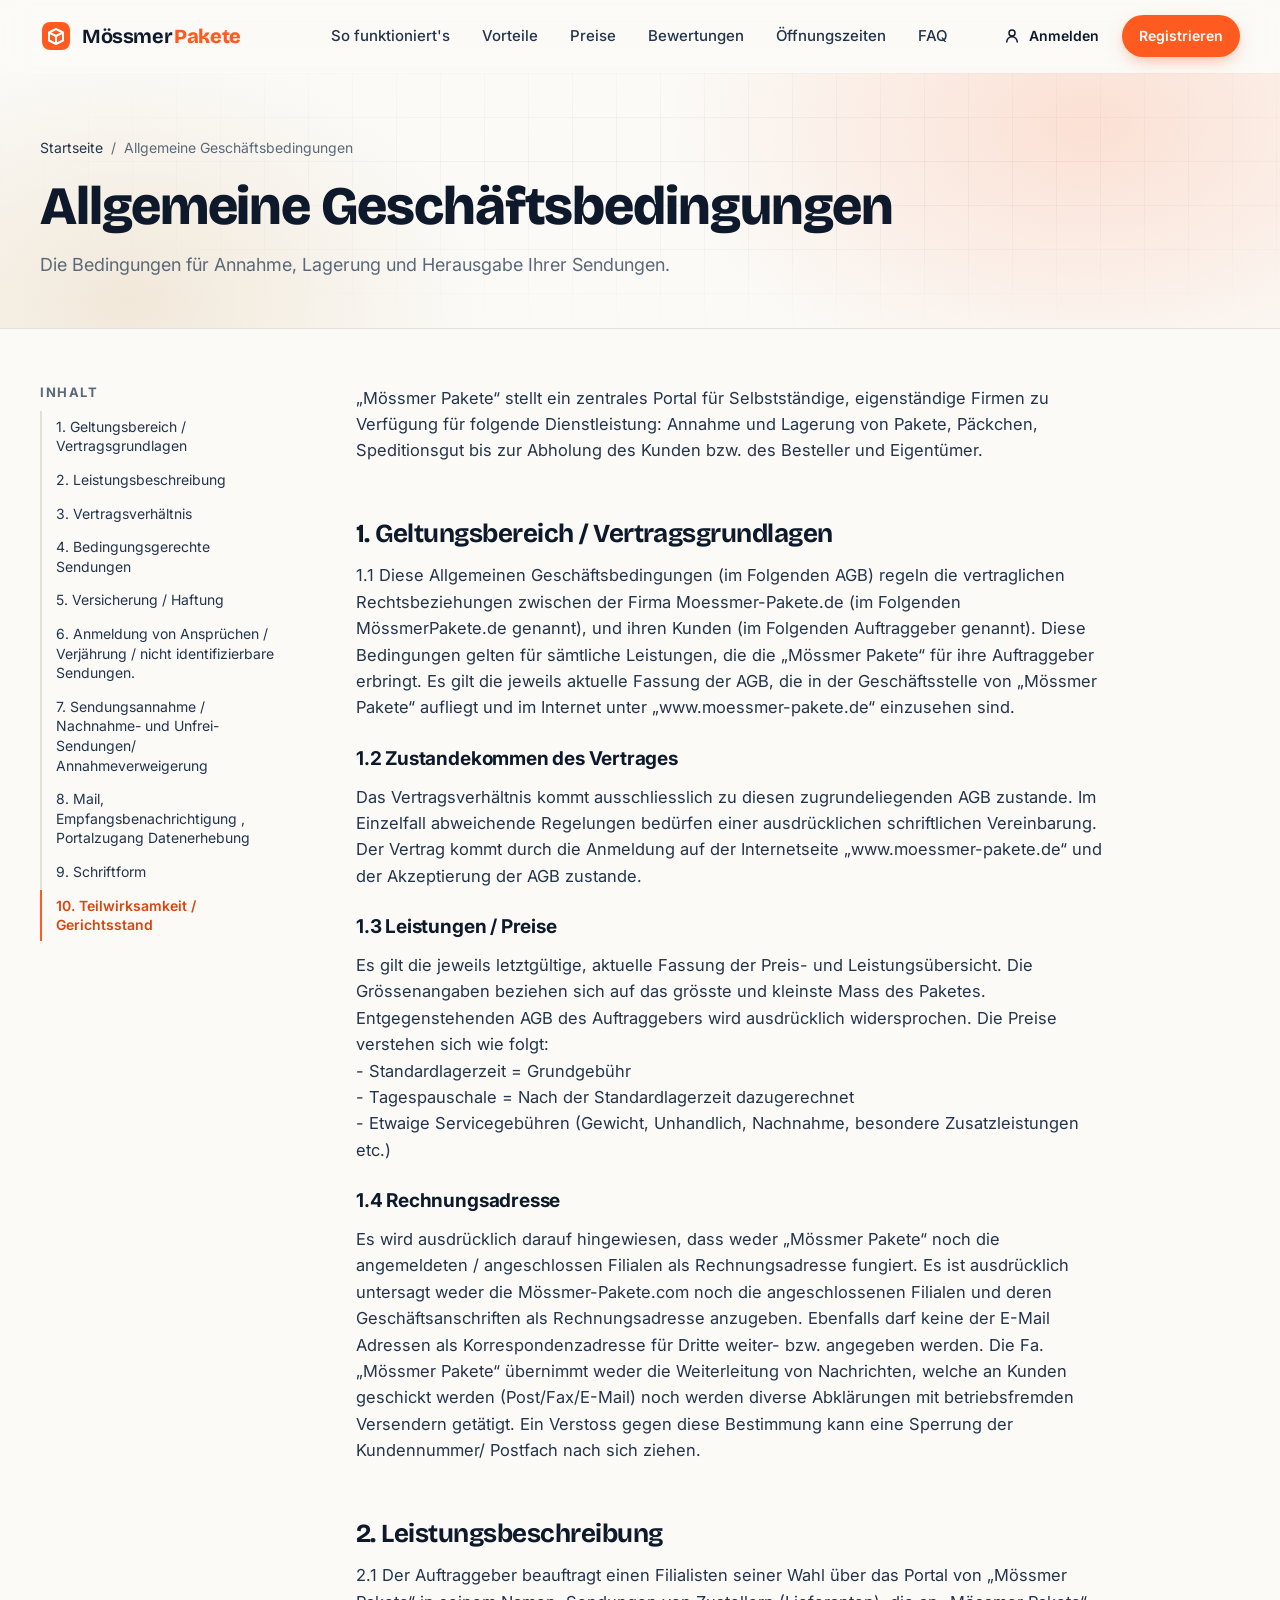
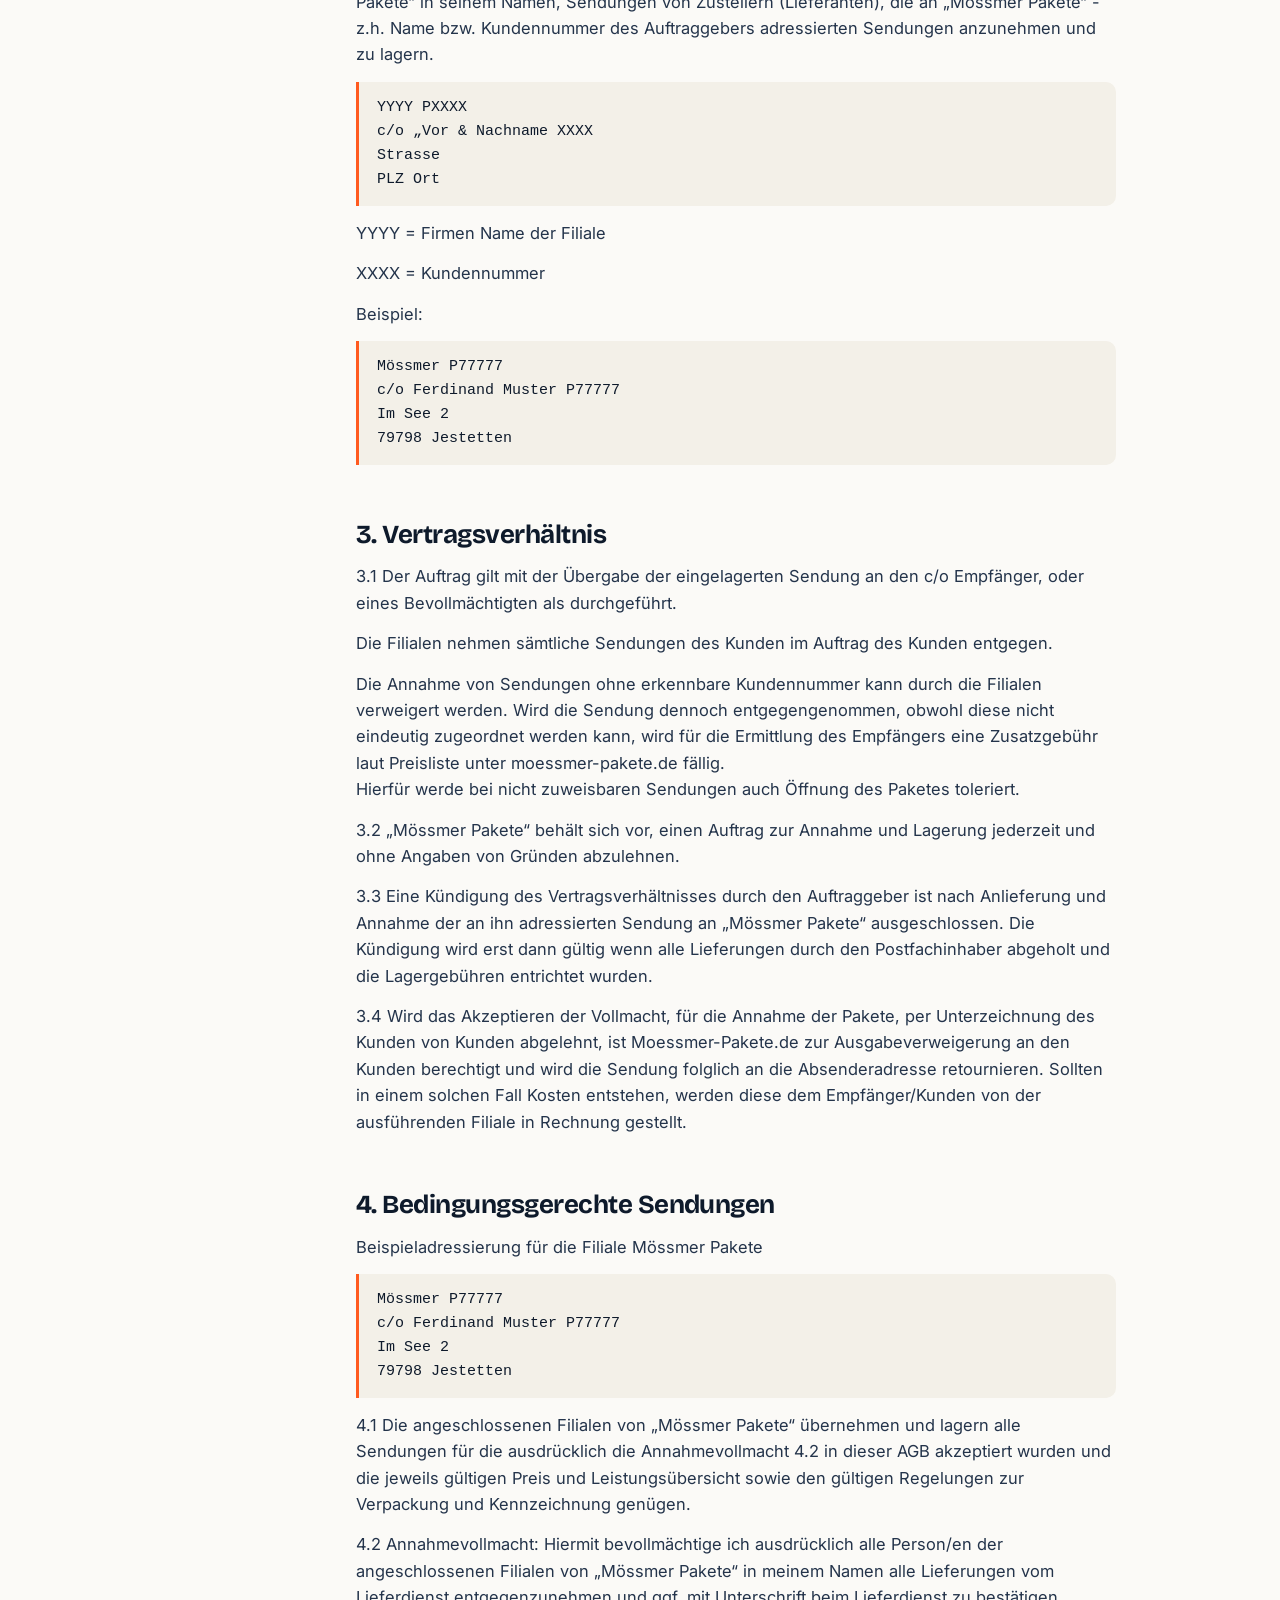
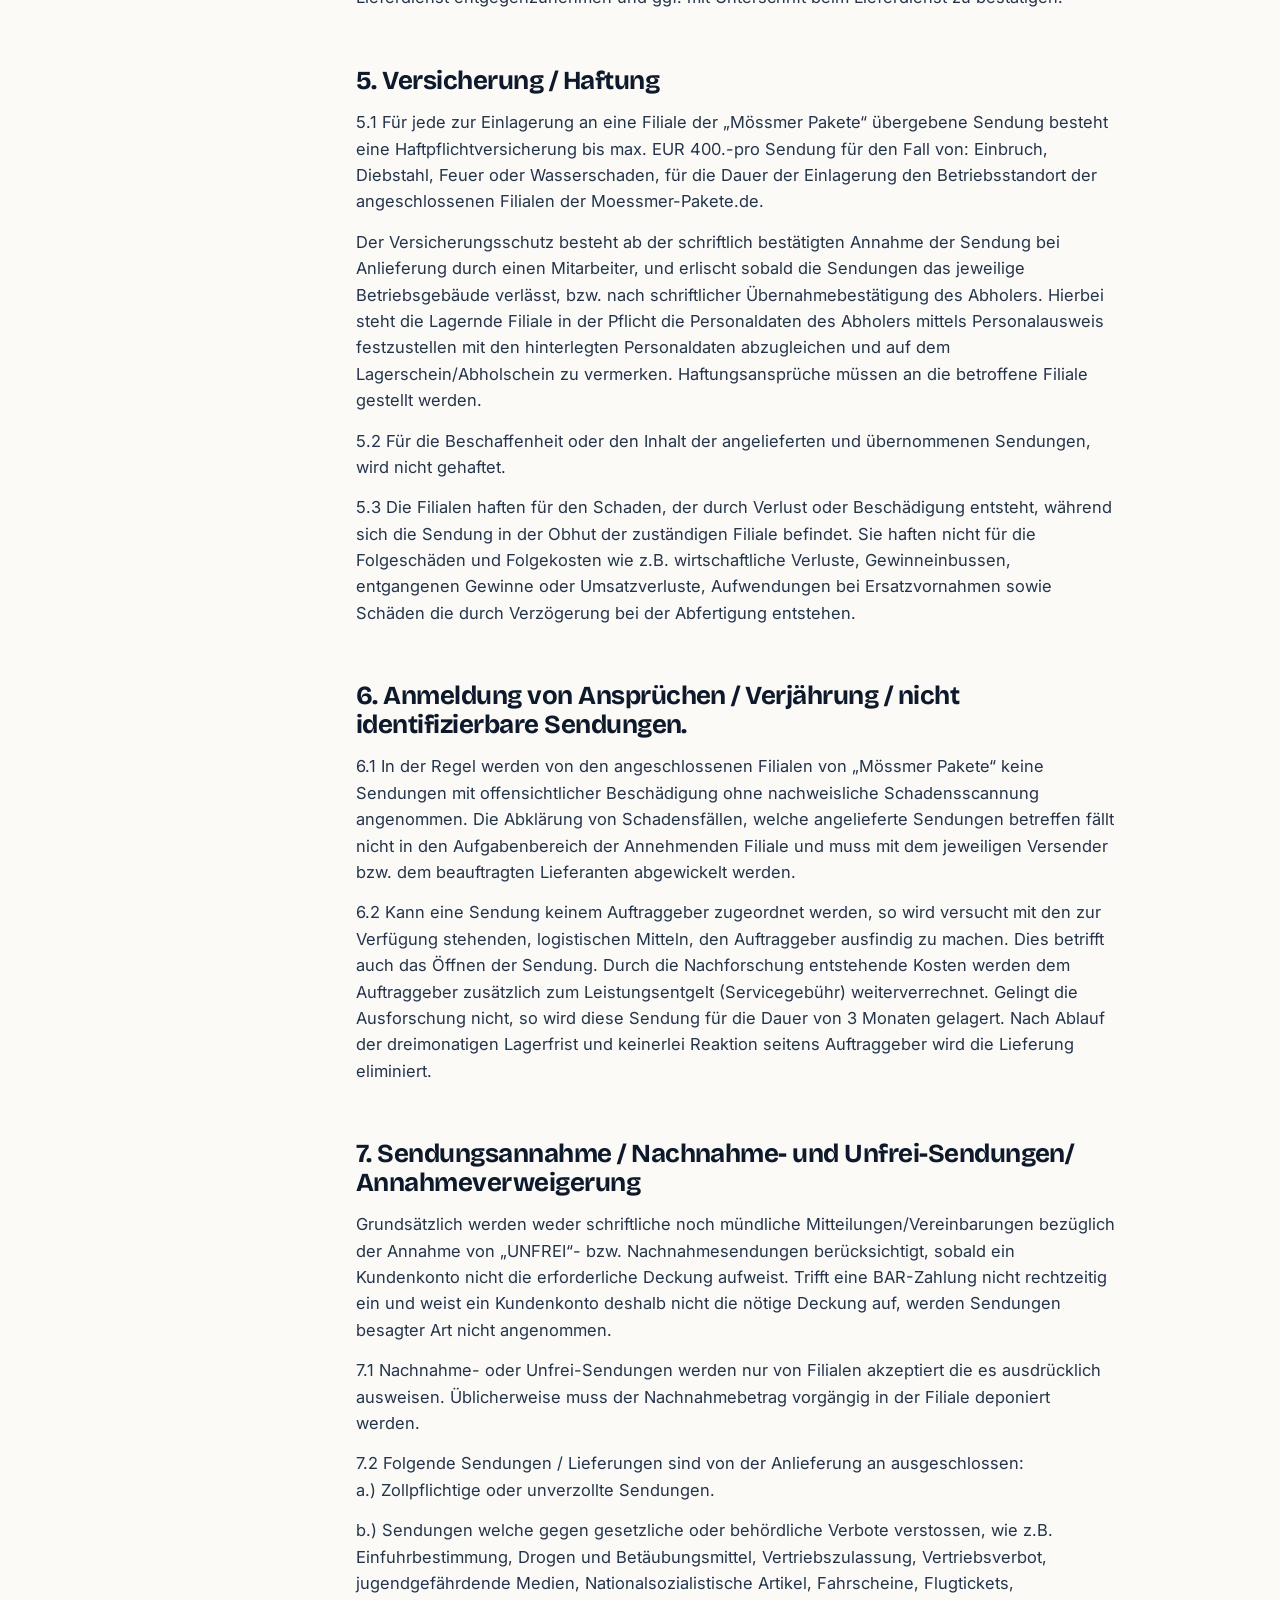
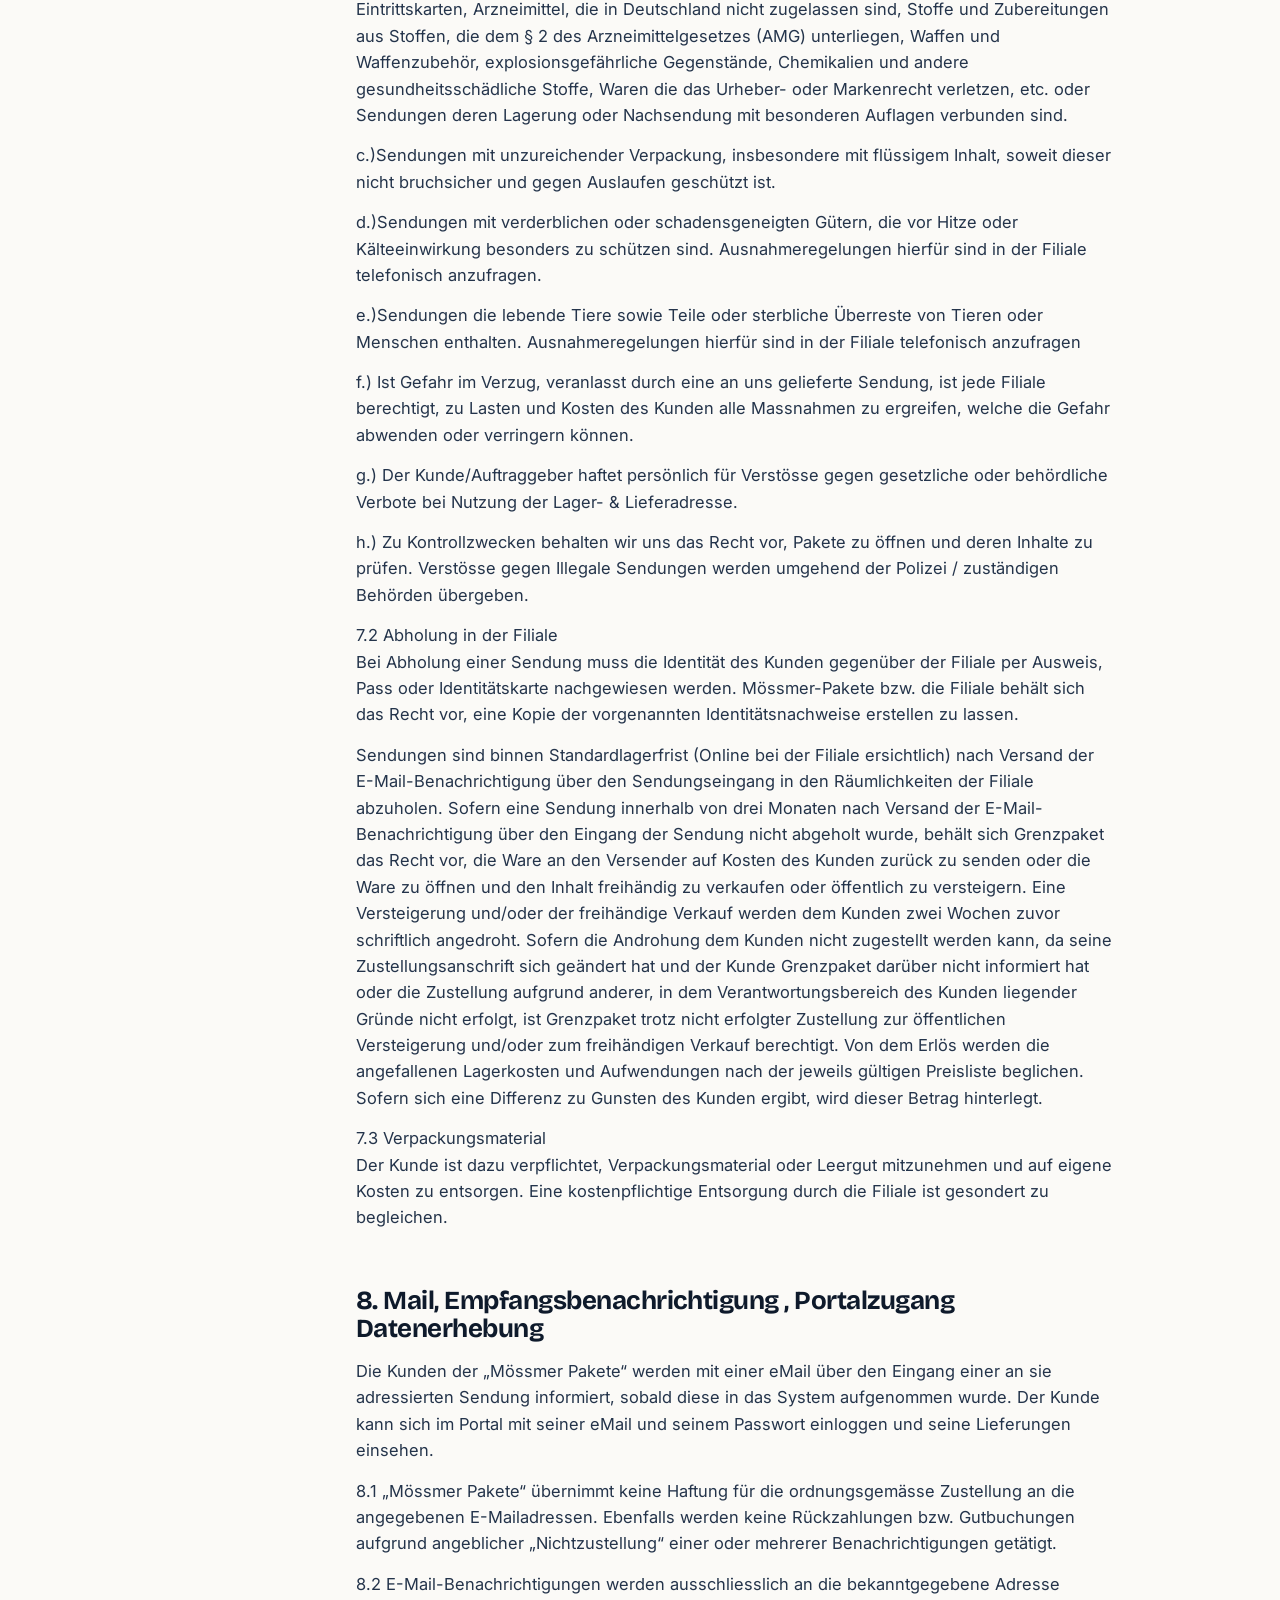
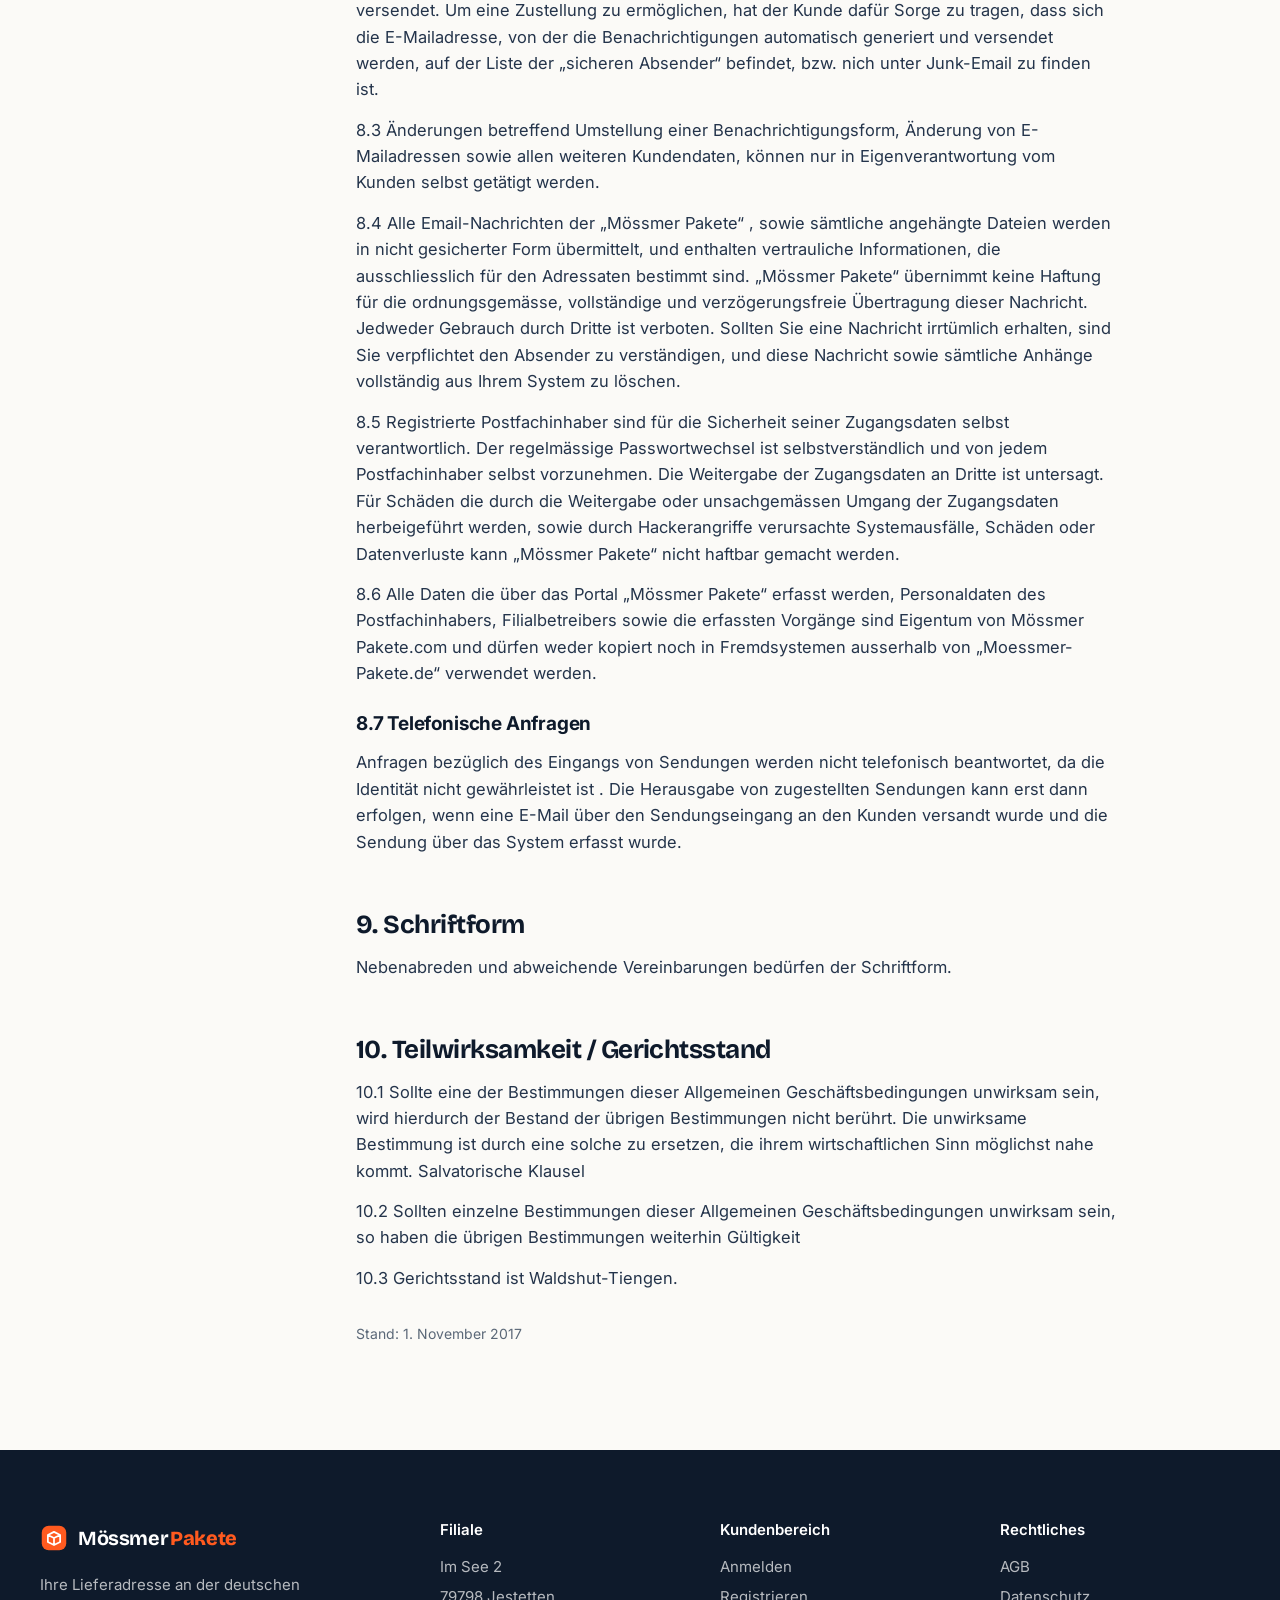
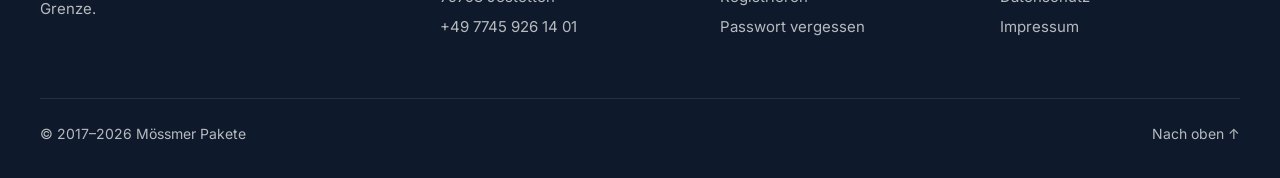
<file: agb.html>
<!doctype html>
<html lang="de">
<head>
  <meta charset="utf-8">
  <meta name="viewport" content="width=device-width, initial-scale=1">
  <title>AGB – Mössmer Pakete</title>
  <meta name="description" content="Allgemeine Geschäftsbedingungen von Mössmer Pakete, Jestetten.">
  <meta name="theme-color" content="#0E1A2B">
  <link rel="icon" href="assets/favicon.svg" type="image/svg+xml">
  <link rel="preconnect" href="https://fonts.googleapis.com">
  <link rel="preconnect" href="https://fonts.gstatic.com" crossorigin>
  <link href="https://fonts.googleapis.com/css2?family=Bricolage+Grotesque:opsz,wght@12..96,500;12..96,700;12..96,800&family=Inter:wght@400;500;600;700&display=swap" rel="stylesheet">
  <link rel="stylesheet" href="assets/styles.css">
</head>
<body id="top">
  <a class="skip" href="#main">Zum Inhalt springen</a>

  <header class="header" id="top">
    <div class="container header__inner">
      <a class="brand" href="index.html" aria-label="Mössmer Pakete – Startseite">
        <span class="brand__mark" aria-hidden="true">
          <svg viewBox="0 0 32 32" width="32" height="32"><rect x="2" y="2" width="28" height="28" rx="8" fill="currentColor"/><path d="M9 12.5 16 9l7 3.5v8L16 24l-7-3.5z" fill="none" stroke="#fff" stroke-width="2" stroke-linejoin="round"/><path d="M9 12.5 16 16l7-3.5M16 16v8" fill="none" stroke="#fff" stroke-width="2" stroke-linejoin="round"/></svg>
        </span>
        <span class="brand__text">Mössmer<b>Pakete</b></span>
      </a>

      <nav class="nav" id="nav" aria-label="Hauptnavigation">
        <a href="index.html#ablauf">So funktioniert's</a>
        <a href="index.html#vorteile">Vorteile</a>
        <a href="index.html#preise">Preise</a>
        <a href="index.html#bewertungen">Bewertungen</a>
        <a href="index.html#filiale">Öffnungszeiten</a>
        <a href="index.html#faq">FAQ</a>
        <div class="nav__mobile-cta">
          <a class="btn btn--ghost" href="login.html">Anmelden</a>
          <a class="btn btn--primary" href="registrieren.html">Kostenlos registrieren</a>
        </div>
      </nav>

      <div class="header__actions">
        <a class="btn btn--ghost btn--sm" href="login.html">
          <svg viewBox="0 0 24 24" width="18" height="18" aria-hidden="true"><path d="M12 12a4 4 0 1 0 0-8 4 4 0 0 0 0 8Zm-7 8a7 7 0 0 1 14 0" fill="none" stroke="currentColor" stroke-width="2" stroke-linecap="round"/></svg>
          Anmelden
        </a>
        <a class="btn btn--primary btn--sm" href="registrieren.html">Registrieren</a>
      </div>

      <button class="burger" type="button" aria-controls="nav" aria-expanded="false" aria-label="Menü öffnen">
        <span></span><span></span><span></span>
      </button>
    </div>
  </header>

  <main id="main">
    <section class="page-hero">
      <div class="hero__bg" aria-hidden="true"></div>
      <div class="container">
        <nav class="crumbs" aria-label="Brotkrumen"><a href="index.html">Startseite</a><span>/</span><span>Allgemeine Geschäftsbedingungen</span></nav>
        <h1>Allgemeine Geschäftsbedingungen</h1>
        <p>Die Bedingungen für Annahme, Lagerung und Herausgabe Ihrer Sendungen.</p>
      </div>
    </section>
    <div class="container legal">
      <aside class="toc" aria-label="Inhalt">
        <h2>Inhalt</h2>
        <ol>
            <li><a href="#1-geltungsbereich-vertragsgrundlagen">1. Geltungsbereich / Vertragsgrundlagen</a></li>
            <li><a href="#2-leistungsbeschreibung">2. Leistungsbeschreibung</a></li>
            <li><a href="#3-vertragsverhaeltnis">3. Vertragsverhältnis</a></li>
            <li><a href="#4-bedingungsgerechte-sendungen">4. Bedingungsgerechte Sendungen</a></li>
            <li><a href="#5-versicherung-haftung">5. Versicherung / Haftung</a></li>
            <li><a href="#6-anmeldung-von-anspruechen-verjaehrung-nicht-identifizierba">6. Anmeldung von Ansprüchen / Verjährung / nicht identifizierbare Sendungen.</a></li>
            <li><a href="#7-sendungsannahme-nachnahme-und-unfrei-sendungen-annahmeverw">7. Sendungsannahme / Nachnahme- und Unfrei-Sendungen/ Annahmeverweigerung</a></li>
            <li><a href="#8-mail-empfangsbenachrichtigung-portalzugang-datenerhebung">8. Mail, Empfangsbenachrichtigung , Portalzugang Datenerhebung</a></li>
            <li><a href="#9-schriftform">9. Schriftform</a></li>
            <li><a href="#10-teilwirksamkeit-gerichtsstand">10. Teilwirksamkeit / Gerichtsstand</a></li>
        </ol>
      </aside>
      <article class="prose">
<p>„Mössmer Pakete“ stellt ein zentrales Portal für Selbstständige, eigenständige Firmen zu Verfügung für folgende Dienstleistung: Annahme und Lagerung von Pakete, Päckchen, Speditionsgut bis zur Abholung des Kunden bzw. des Besteller und Eigentümer.</p>
<h2 id="1-geltungsbereich-vertragsgrundlagen">1. Geltungsbereich / Vertragsgrundlagen</h2>
<p>1.1 Diese Allgemeinen Geschäftsbedingungen (im Folgenden AGB) regeln die vertraglichen<br> Rechtsbeziehungen zwischen der Firma Moessmer-Pakete.de (im Folgenden MössmerPakete.de genannt), und ihren Kunden (im Folgenden Auftraggeber genannt). Diese Bedingungen gelten für sämtliche Leistungen, die die „Mössmer Pakete“ für ihre Auftraggeber erbringt. Es gilt die jeweils aktuelle Fassung der AGB, die in der Geschäftsstelle von „Mössmer Pakete“ aufliegt und im Internet unter „www.moessmer-pakete.de“ einzusehen sind.</p>
<h3>1.2 Zustandekommen des Vertrages</h3>
<p>Das Vertragsverhältnis kommt ausschliesslich zu diesen zugrundeliegenden AGB zustande. Im Einzelfall abweichende Regelungen bedürfen einer ausdrücklichen schriftlichen Vereinbarung. Der Vertrag kommt durch die Anmeldung auf der Internetseite „www.moessmer-pakete.de“ und der Akzeptierung der AGB zustande.</p>
<h3>1.3 Leistungen / Preise</h3>
<p>Es gilt die jeweils letztgültige, aktuelle Fassung der Preis- und Leistungsübersicht. Die Grössenangaben beziehen sich auf das grösste und kleinste Mass des Paketes. Entgegenstehenden AGB des Auftraggebers wird ausdrücklich widersprochen. Die Preise verstehen sich wie folgt:<br> - Standardlagerzeit = Grundgebühr<br> - Tagespauschale = Nach der Standardlagerzeit dazugerechnet<br> - Etwaige Servicegebühren (Gewicht, Unhandlich, Nachnahme, besondere Zusatzleistungen etc.)</p>
<h3>1.4 Rechnungsadresse</h3>
<p>Es wird ausdrücklich darauf hingewiesen, dass weder „Mössmer Pakete“ noch die angemeldeten / angeschlossen Filialen als Rechnungsadresse fungiert. Es ist ausdrücklich untersagt weder die Mössmer-Pakete.com noch die angeschlossenen Filialen und deren Geschäftsanschriften als Rechnungsadresse anzugeben. Ebenfalls darf keine der E-Mail Adressen als Korrespondenzadresse für Dritte weiter- bzw. angegeben werden. Die Fa. „Mössmer Pakete“ übernimmt weder die Weiterleitung von Nachrichten, welche an Kunden geschickt werden (Post/Fax/E-Mail) noch werden diverse Abklärungen mit betriebsfremden Versendern getätigt. Ein Verstoss gegen diese Bestimmung kann eine Sperrung der Kundennummer/ Postfach nach sich ziehen.</p>
<h2 id="2-leistungsbeschreibung">2. Leistungsbeschreibung</h2>
<p>2.1 Der Auftraggeber beauftragt einen Filialisten seiner Wahl über das Portal von „Mössmer Pakete“ in seinem Namen, Sendungen von Zustellern (Lieferanten), die an „Mössmer Pakete“ - z.h. Name bzw. Kundennummer des Auftraggebers adressierten Sendungen anzunehmen und zu lagern.</p>
<p class="legal__addr">YYYY PXXXX<br> c/o „Vor &amp; Nachname XXXX<br> Strasse<br> PLZ Ort</p>
<p>YYYY = Firmen Name der Filiale</p>
<p>XXXX = Kundennummer</p>
<p>Beispiel:</p>
<p class="legal__addr">Mössmer P77777<br> c/o Ferdinand Muster P77777<br> Im See 2<br> 79798 Jestetten</p>
<h2 id="3-vertragsverhaeltnis">3. Vertragsverhältnis</h2>
<p>3.1 Der Auftrag gilt mit der Übergabe der eingelagerten Sendung an den c/o Empfänger, oder eines Bevollmächtigten als durchgeführt.</p>
<p>Die Filialen nehmen sämtliche Sendungen des Kunden im Auftrag des Kunden entgegen.</p>
<p>Die Annahme von Sendungen ohne erkennbare Kundennummer kann durch die Filialen verweigert werden. Wird die Sendung dennoch entgegengenommen, obwohl diese nicht eindeutig zugeordnet werden kann, wird für die Ermittlung des Empfängers eine Zusatzgebühr laut Preisliste unter moessmer-pakete.de fällig.<br> Hierfür werde bei nicht zuweisbaren Sendungen auch Öffnung des Paketes toleriert.</p>
<p>3.2 „Mössmer Pakete“ behält sich vor, einen Auftrag zur Annahme und Lagerung jederzeit und ohne Angaben von Gründen abzulehnen.</p>
<p>3.3 Eine Kündigung des Vertragsverhältnisses durch den Auftraggeber ist nach Anlieferung und Annahme der an ihn adressierten Sendung an „Mössmer Pakete“ ausgeschlossen. Die Kündigung wird erst dann gültig wenn alle Lieferungen durch den Postfachinhaber abgeholt und die Lagergebühren entrichtet wurden.</p>
<p>3.4 Wird das Akzeptieren der Vollmacht, für die Annahme der Pakete, per Unterzeichnung des Kunden von Kunden abgelehnt, ist Moessmer-Pakete.de zur Ausgabeverweigerung an den Kunden berechtigt und wird die Sendung folglich an die Absenderadresse retournieren. Sollten in einem solchen Fall Kosten entstehen, werden diese dem Empfänger/Kunden von der ausführenden Filiale in Rechnung gestellt.</p>
<h2 id="4-bedingungsgerechte-sendungen">4. Bedingungsgerechte Sendungen</h2>
<p>Beispieladressierung für die Filiale Mössmer Pakete</p>
<p class="legal__addr">Mössmer P77777<br> c/o Ferdinand Muster P77777<br> Im See 2<br> 79798 Jestetten</p>
<p>4.1 Die angeschlossenen Filialen von „Mössmer Pakete“ übernehmen und lagern alle Sendungen für die ausdrücklich die Annahmevollmacht 4.2 in dieser AGB akzeptiert wurden und die jeweils gültigen Preis und Leistungsübersicht sowie den gültigen Regelungen zur Verpackung und Kennzeichnung genügen.</p>
<p>4.2 Annahmevollmacht: Hiermit bevollmächtige ich ausdrücklich alle Person/en der angeschlossenen Filialen von „Mössmer Pakete“ in meinem Namen alle Lieferungen vom Lieferdienst entgegenzunehmen und ggf. mit Unterschrift beim Lieferdienst zu bestätigen.</p>
<h2 id="5-versicherung-haftung">5. Versicherung / Haftung</h2>
<p>5.1 Für jede zur Einlagerung an eine Filiale der „Mössmer Pakete“ übergebene Sendung besteht eine Haftpflichtversicherung bis max. EUR 400.-pro Sendung für den Fall von: Einbruch, Diebstahl, Feuer oder Wasserschaden, für die Dauer der Einlagerung den Betriebsstandort der angeschlossenen Filialen der Moessmer-Pakete.de.</p>
<p>Der Versicherungsschutz besteht ab der schriftlich bestätigten Annahme der Sendung bei Anlieferung durch einen Mitarbeiter, und erlischt sobald die Sendungen das jeweilige Betriebsgebäude verlässt, bzw. nach schriftlicher Übernahmebestätigung des Abholers. Hierbei steht die Lagernde Filiale in der Pflicht die Personaldaten des Abholers mittels Personalausweis festzustellen mit den hinterlegten Personaldaten abzugleichen und auf dem Lagerschein/Abholschein zu vermerken. Haftungsansprüche müssen an die betroffene Filiale gestellt werden.</p>
<p>5.2 Für die Beschaffenheit oder den Inhalt der angelieferten und übernommenen Sendungen, wird nicht gehaftet.</p>
<p>5.3 Die Filialen haften für den Schaden, der durch Verlust oder Beschädigung entsteht, während sich die Sendung in der Obhut der zuständigen Filiale befindet. Sie haften nicht für die Folgeschäden und Folgekosten wie z.B. wirtschaftliche Verluste, Gewinneinbussen, entgangenen Gewinne oder Umsatzverluste, Aufwendungen bei Ersatzvornahmen sowie Schäden die durch Verzögerung bei der Abfertigung entstehen.</p>
<h2 id="6-anmeldung-von-anspruechen-verjaehrung-nicht-identifizierba">6. Anmeldung von Ansprüchen / Verjährung / nicht identifizierbare Sendungen.</h2>
<p>6.1 In der Regel werden von den angeschlossenen Filialen von „Mössmer Pakete“ keine Sendungen mit offensichtlicher Beschädigung ohne nachweisliche Schadensscannung angenommen. Die Abklärung von Schadensfällen, welche angelieferte Sendungen betreffen fällt nicht in den Aufgabenbereich der Annehmenden Filiale und muss mit dem jeweiligen Versender bzw. dem beauftragten Lieferanten abgewickelt werden.</p>
<p>6.2 Kann eine Sendung keinem Auftraggeber zugeordnet werden, so wird versucht mit den zur Verfügung stehenden, logistischen Mitteln, den Auftraggeber ausfindig zu machen. Dies betrifft auch das Öffnen der Sendung. Durch die Nachforschung entstehende Kosten werden dem Auftraggeber zusätzlich zum Leistungsentgelt (Servicegebühr) weiterverrechnet. Gelingt die Ausforschung nicht, so wird diese Sendung für die Dauer von 3 Monaten gelagert. Nach Ablauf der dreimonatigen Lagerfrist und keinerlei Reaktion seitens Auftraggeber wird die Lieferung eliminiert.</p>
<h2 id="7-sendungsannahme-nachnahme-und-unfrei-sendungen-annahmeverw">7. Sendungsannahme / Nachnahme- und Unfrei-Sendungen/ Annahmeverweigerung</h2>
<p>Grundsätzlich werden weder schriftliche noch mündliche Mitteilungen/Vereinbarungen bezüglich der Annahme von „UNFREI“- bzw. Nachnahmesendungen berücksichtigt, sobald ein Kundenkonto nicht die erforderliche Deckung aufweist. Trifft eine BAR-Zahlung nicht rechtzeitig ein und weist ein Kundenkonto deshalb nicht die nötige Deckung auf, werden Sendungen besagter Art nicht angenommen.</p>
<p>7.1 Nachnahme- oder Unfrei-Sendungen werden nur von Filialen akzeptiert die es ausdrücklich ausweisen. Üblicherweise muss der Nachnahmebetrag vorgängig in der Filiale deponiert werden.</p>
<p>7.2 Folgende Sendungen / Lieferungen sind von der Anlieferung an ausgeschlossen: <br> a.) Zollpflichtige oder unverzollte Sendungen.</p>
<p>b.) Sendungen welche gegen gesetzliche oder behördliche Verbote verstossen, wie z.B. Einfuhrbestimmung, Drogen und Betäubungsmittel, Vertriebszulassung, Vertriebsverbot, jugendgefährdende Medien, Nationalsozialistische Artikel, Fahrscheine, Flugtickets, Eintrittskarten, Arzneimittel, die in Deutschland nicht zugelassen sind, Stoffe und Zubereitungen aus Stoffen, die dem § 2 des Arzneimittelgesetzes (AMG) unterliegen, Waffen und Waffenzubehör, explosionsgefährliche Gegenstände, Chemikalien und andere gesundheitsschädliche Stoffe, Waren die das Urheber- oder Markenrecht verletzen, etc. oder Sendungen deren Lagerung oder Nachsendung mit besonderen Auflagen verbunden sind.</p>
<p>c.)Sendungen mit unzureichender Verpackung, insbesondere mit flüssigem Inhalt, soweit dieser nicht bruchsicher und gegen Auslaufen geschützt ist.</p>
<p>d.)Sendungen mit verderblichen oder schadensgeneigten Gütern, die vor Hitze oder Kälteeinwirkung besonders zu schützen sind. Ausnahmeregelungen hierfür sind in der Filiale telefonisch anzufragen.</p>
<p>e.)Sendungen die lebende Tiere sowie Teile oder sterbliche Überreste von Tieren oder Menschen enthalten. Ausnahmeregelungen hierfür sind in der Filiale telefonisch anzufragen</p>
<p>f.) Ist Gefahr im Verzug, veranlasst durch eine an uns gelieferte Sendung, ist jede Filiale berechtigt, zu Lasten und Kosten des Kunden alle Massnahmen zu ergreifen, welche die Gefahr abwenden oder verringern können.</p>
<p>g.) Der Kunde/Auftraggeber haftet persönlich für Verstösse gegen gesetzliche oder behördliche Verbote bei Nutzung der Lager- &amp; Lieferadresse.</p>
<p>h.) Zu Kontrollzwecken behalten wir uns das Recht vor, Pakete zu öffnen und deren Inhalte zu prüfen. Verstösse gegen Illegale Sendungen werden umgehend der Polizei / zuständigen Behörden übergeben.</p>
<p>7.2 Abholung in der Filiale<br> Bei Abholung einer Sendung muss die Identität des Kunden gegenüber der Filiale per Ausweis, Pass oder Identitätskarte nachgewiesen werden. Mössmer-Pakete bzw. die Filiale behält sich das Recht vor, eine Kopie der vorgenannten Identitätsnachweise erstellen zu lassen.</p>
<p>Sendungen sind binnen Standardlagerfrist (Online bei der Filiale ersichtlich) nach Versand der E-Mail-Benachrichtigung über den Sendungseingang in den Räumlichkeiten der Filiale abzuholen. Sofern eine Sendung innerhalb von drei Monaten nach Versand der E-Mail-Benachrichtigung über den Eingang der Sendung nicht abgeholt wurde, behält sich Grenzpaket das Recht vor, die Ware an den Versender auf Kosten des Kunden zurück zu senden oder die Ware zu öffnen und den Inhalt freihändig zu verkaufen oder öffentlich zu versteigern. Eine Versteigerung und/oder der freihändige Verkauf werden dem Kunden zwei Wochen zuvor schriftlich angedroht. Sofern die Androhung dem Kunden nicht zugestellt werden kann, da seine Zustellungsanschrift sich geändert hat und der Kunde Grenzpaket darüber nicht informiert hat oder die Zustellung aufgrund anderer, in dem Verantwortungsbereich des Kunden liegender Gründe nicht erfolgt, ist Grenzpaket trotz nicht erfolgter Zustellung zur öffentlichen Versteigerung und/oder zum freihändigen Verkauf berechtigt. Von dem Erlös werden die angefallenen Lagerkosten und Aufwendungen nach der jeweils gültigen Preisliste beglichen. Sofern sich eine Differenz zu Gunsten des Kunden ergibt, wird dieser Betrag hinterlegt.</p>
<p>7.3 Verpackungsmaterial<br> Der Kunde ist dazu verpflichtet, Verpackungsmaterial oder Leergut mitzunehmen und auf eigene Kosten zu entsorgen. Eine kostenpflichtige Entsorgung durch die Filiale ist gesondert zu begleichen.</p>
<h2 id="8-mail-empfangsbenachrichtigung-portalzugang-datenerhebung">8. Mail, Empfangsbenachrichtigung , Portalzugang Datenerhebung</h2>
<p>Die Kunden der „Mössmer Pakete“ werden mit einer eMail über den Eingang einer an sie adressierten Sendung informiert, sobald diese in das System aufgenommen wurde. Der Kunde kann sich im Portal mit seiner eMail und seinem Passwort einloggen und seine Lieferungen einsehen.</p>
<p>8.1 „Mössmer Pakete“ übernimmt keine Haftung für die ordnungsgemässe Zustellung an die angegebenen E-Mailadressen. Ebenfalls werden keine Rückzahlungen bzw. Gutbuchungen aufgrund angeblicher „Nichtzustellung“ einer oder mehrerer Benachrichtigungen getätigt.</p>
<p>8.2 E-Mail-Benachrichtigungen werden ausschliesslich an die bekanntgegebene Adresse versendet. Um eine Zustellung zu ermöglichen, hat der Kunde dafür Sorge zu tragen, dass sich die E-Mailadresse, von der die Benachrichtigungen automatisch generiert und versendet werden, auf der Liste der „sicheren Absender“ befindet, bzw. nich unter Junk-Email zu finden ist.</p>
<p>8.3 Änderungen betreffend Umstellung einer Benachrichtigungsform, Änderung von E-Mailadressen sowie allen weiteren Kundendaten, können nur in Eigenverantwortung vom Kunden selbst getätigt werden.</p>
<p>8.4 Alle Email-Nachrichten der „Mössmer Pakete“ , sowie sämtliche angehängte Dateien werden in nicht gesicherter Form übermittelt, und enthalten vertrauliche Informationen, die ausschliesslich für den Adressaten bestimmt sind. „Mössmer Pakete“ übernimmt keine Haftung für die ordnungsgemässe, vollständige und verzögerungsfreie Übertragung dieser Nachricht. Jedweder Gebrauch durch Dritte ist verboten. Sollten Sie eine Nachricht irrtümlich erhalten, sind Sie verpflichtet den Absender zu verständigen, und diese Nachricht sowie sämtliche Anhänge vollständig aus Ihrem System zu löschen.</p>
<p>8.5 Registrierte Postfachinhaber sind für die Sicherheit seiner Zugangsdaten selbst verantwortlich. Der regelmässige Passwortwechsel ist selbstverständlich und von jedem Postfachinhaber selbst vorzunehmen. Die Weitergabe der Zugangsdaten an Dritte ist untersagt. Für Schäden die durch die Weitergabe oder unsachgemässen Umgang der Zugangsdaten herbeigeführt werden, sowie durch Hackerangriffe verursachte Systemausfälle, Schäden oder Datenverluste kann „Mössmer Pakete“ nicht haftbar gemacht werden.</p>
<p>8.6 Alle Daten die über das Portal „Mössmer Pakete“ erfasst werden, Personaldaten des Postfachinhabers, Filialbetreibers sowie die erfassten Vorgänge sind Eigentum von Mössmer Pakete.com und dürfen weder kopiert noch in Fremdsystemen ausserhalb von „Moessmer-Pakete.de“ verwendet werden.</p>
<h3>8.7 Telefonische Anfragen</h3>
<p>Anfragen bezüglich des Eingangs von Sendungen werden nicht telefonisch beantwortet, da die Identität nicht gewährleistet ist . Die Herausgabe von zugestellten Sendungen kann erst dann erfolgen, wenn eine E-Mail über den Sendungseingang an den Kunden versandt wurde und die Sendung über das System erfasst wurde.</p>
<h2 id="9-schriftform">9. Schriftform</h2>
<p>Nebenabreden und abweichende Vereinbarungen bedürfen der Schriftform.</p>
<h2 id="10-teilwirksamkeit-gerichtsstand">10. Teilwirksamkeit / Gerichtsstand</h2>
<p>10.1 Sollte eine der Bestimmungen dieser Allgemeinen Geschäftsbedingungen unwirksam sein, wird hierdurch der Bestand der übrigen Bestimmungen nicht berührt. Die unwirksame Bestimmung ist durch eine solche zu ersetzen, die ihrem wirtschaftlichen Sinn möglichst nahe kommt. Salvatorische Klausel</p>
<p>10.2 Sollten einzelne Bestimmungen dieser Allgemeinen Geschäftsbedingungen unwirksam sein, so haben die übrigen Bestimmungen weiterhin Gültigkeit</p>
<p>10.3 Gerichtsstand ist Waldshut-Tiengen.</p>
<p class="legal__stand">Stand: 1. November 2017</p>

      </article>
    </div>
  </main>

  <footer class="footer">
    <div class="container footer__inner">
      <div>
        <a class="brand brand--light" href="index.html">
          <span class="brand__mark" aria-hidden="true"><svg viewBox="0 0 32 32" width="28" height="28"><rect x="2" y="2" width="28" height="28" rx="8" fill="currentColor"/><path d="M9 12.5 16 9l7 3.5v8L16 24l-7-3.5zM9 12.5 16 16l7-3.5M16 16v8" fill="none" stroke="#fff" stroke-width="2" stroke-linejoin="round"/></svg></span>
          <span class="brand__text">Mössmer<b>Pakete</b></span>
        </a>
        <p class="footer__claim">Ihre Lieferadresse an der deutschen Grenze.</p>
      </div>
      <div>
        <h4>Filiale</h4>
        <p>Im See 2<br>79798 Jestetten<br><a href="tel:+4977459261401">+49 7745 926 14 01</a></p>
      </div>
      <div>
        <h4>Kundenbereich</h4>
        <p><a class="linklike" href="login.html">Anmelden</a><br><a href="registrieren.html">Registrieren</a><br><a href="passwort.html">Passwort vergessen</a></p>
      </div>
      <div>
        <h4>Rechtliches</h4>
        <p><a href="agb.html">AGB</a><br><a href="datenschutz.html">Datenschutz</a><br><a href="impressum.html">Impressum</a></p>
      </div>
    </div>
    <div class="container footer__bottom">
      <span>© 2017–<span data-year>2026</span> Mössmer Pakete</span>
      <a href="#top">Nach oben ↑</a>
    </div>
  </footer>

  <script src="assets/app.js" defer></script>
</body>
</html>
</file>
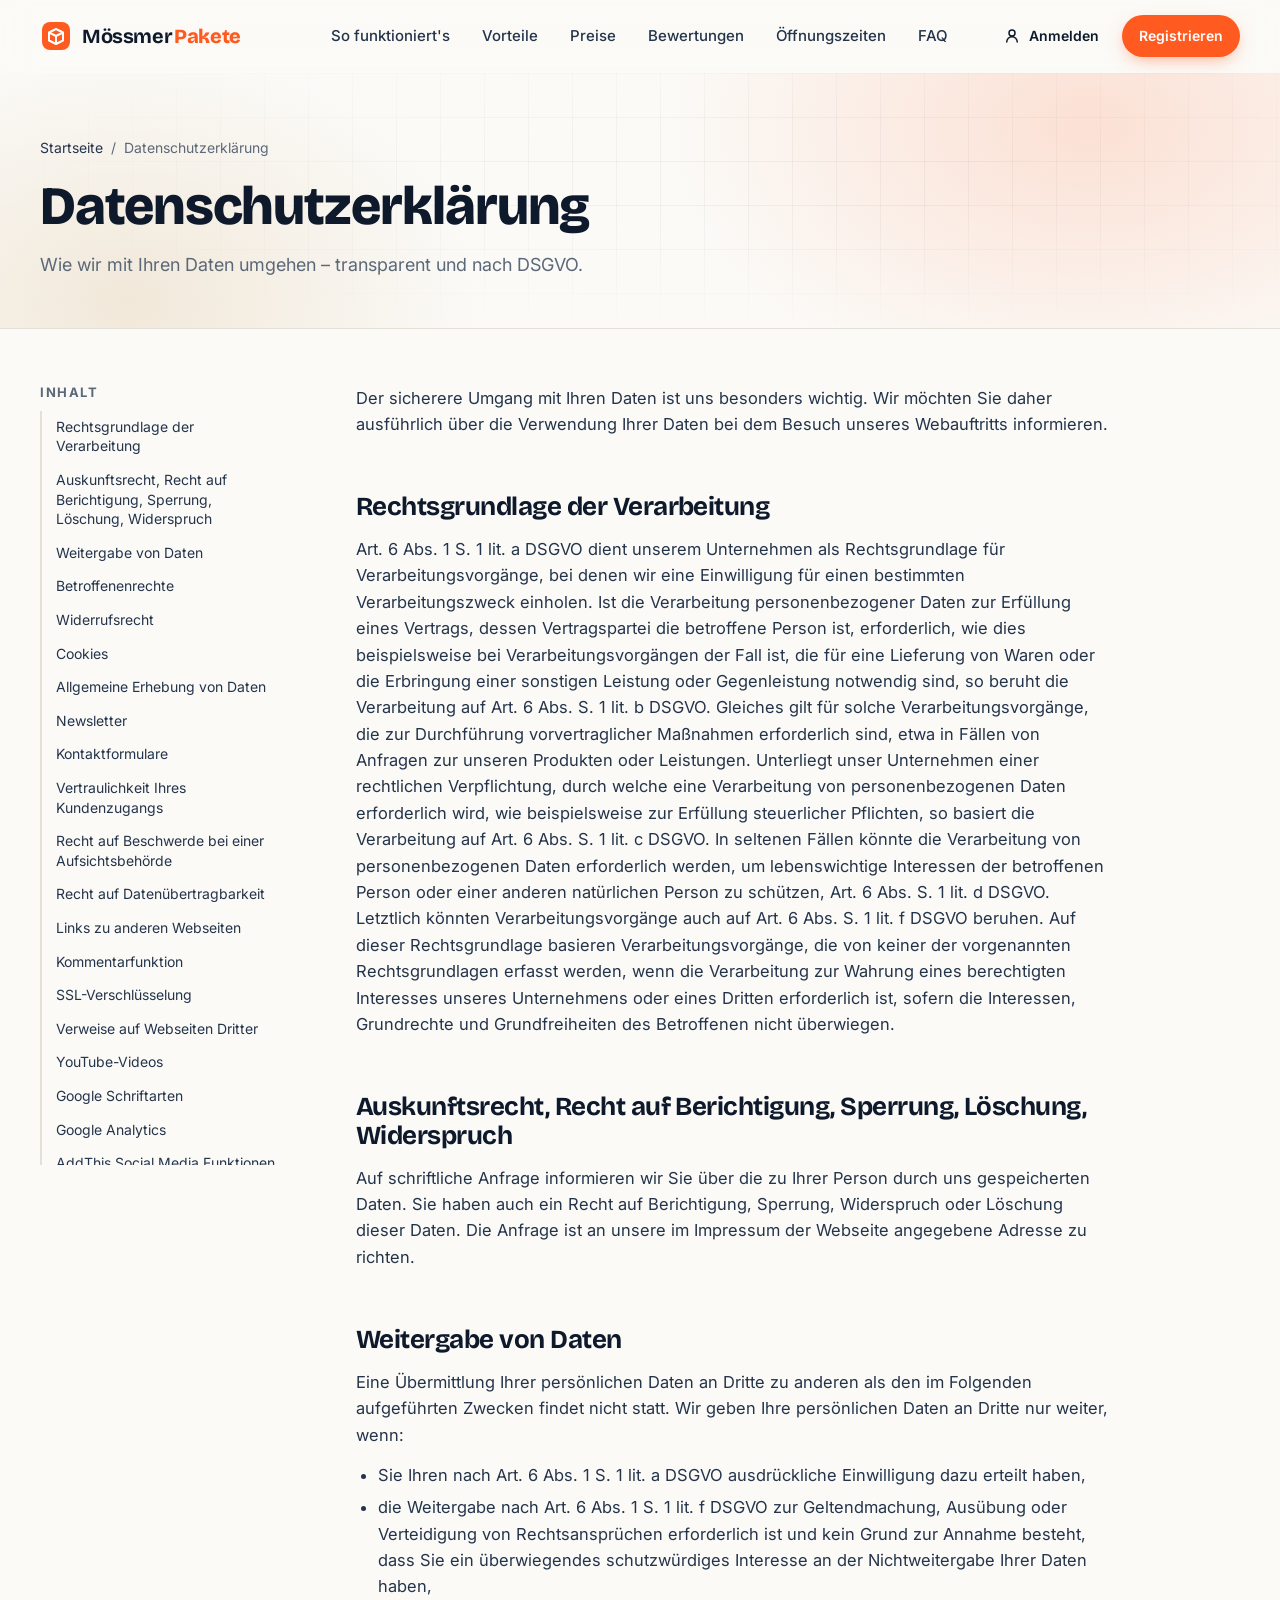
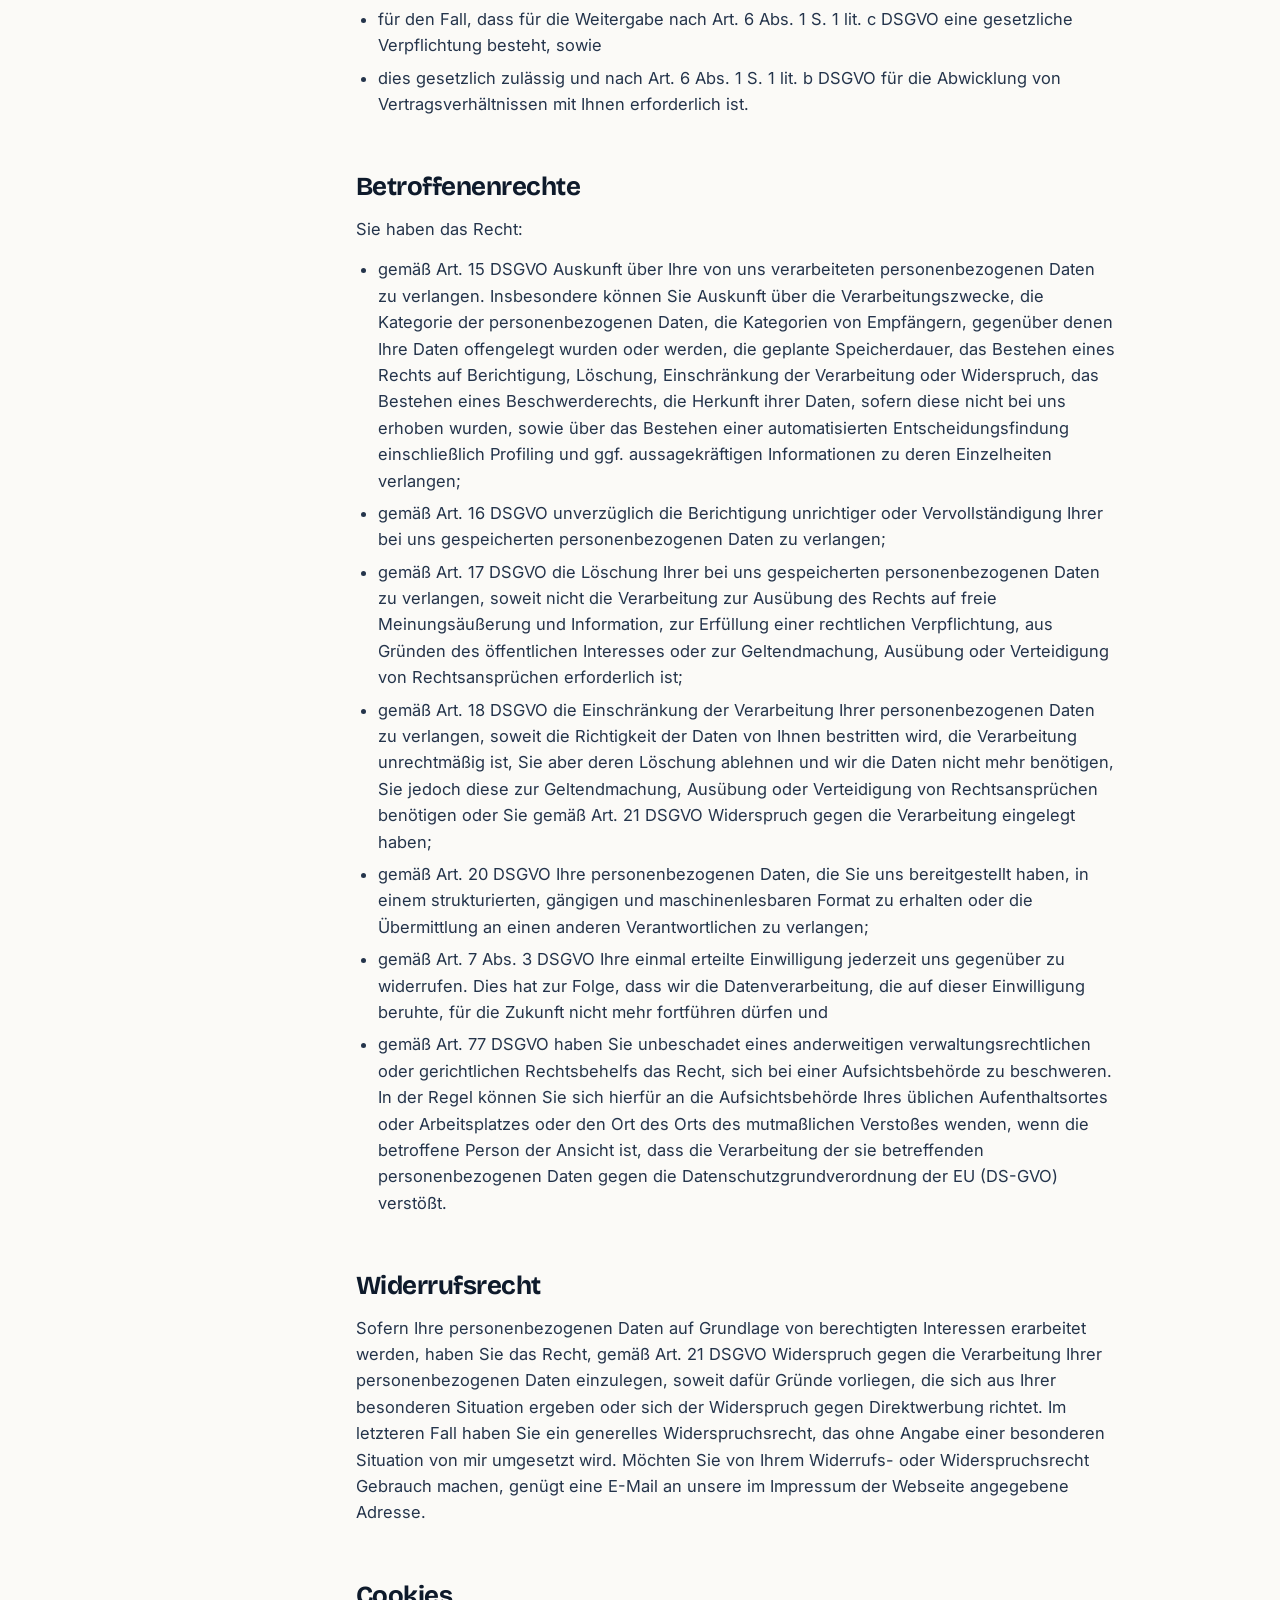
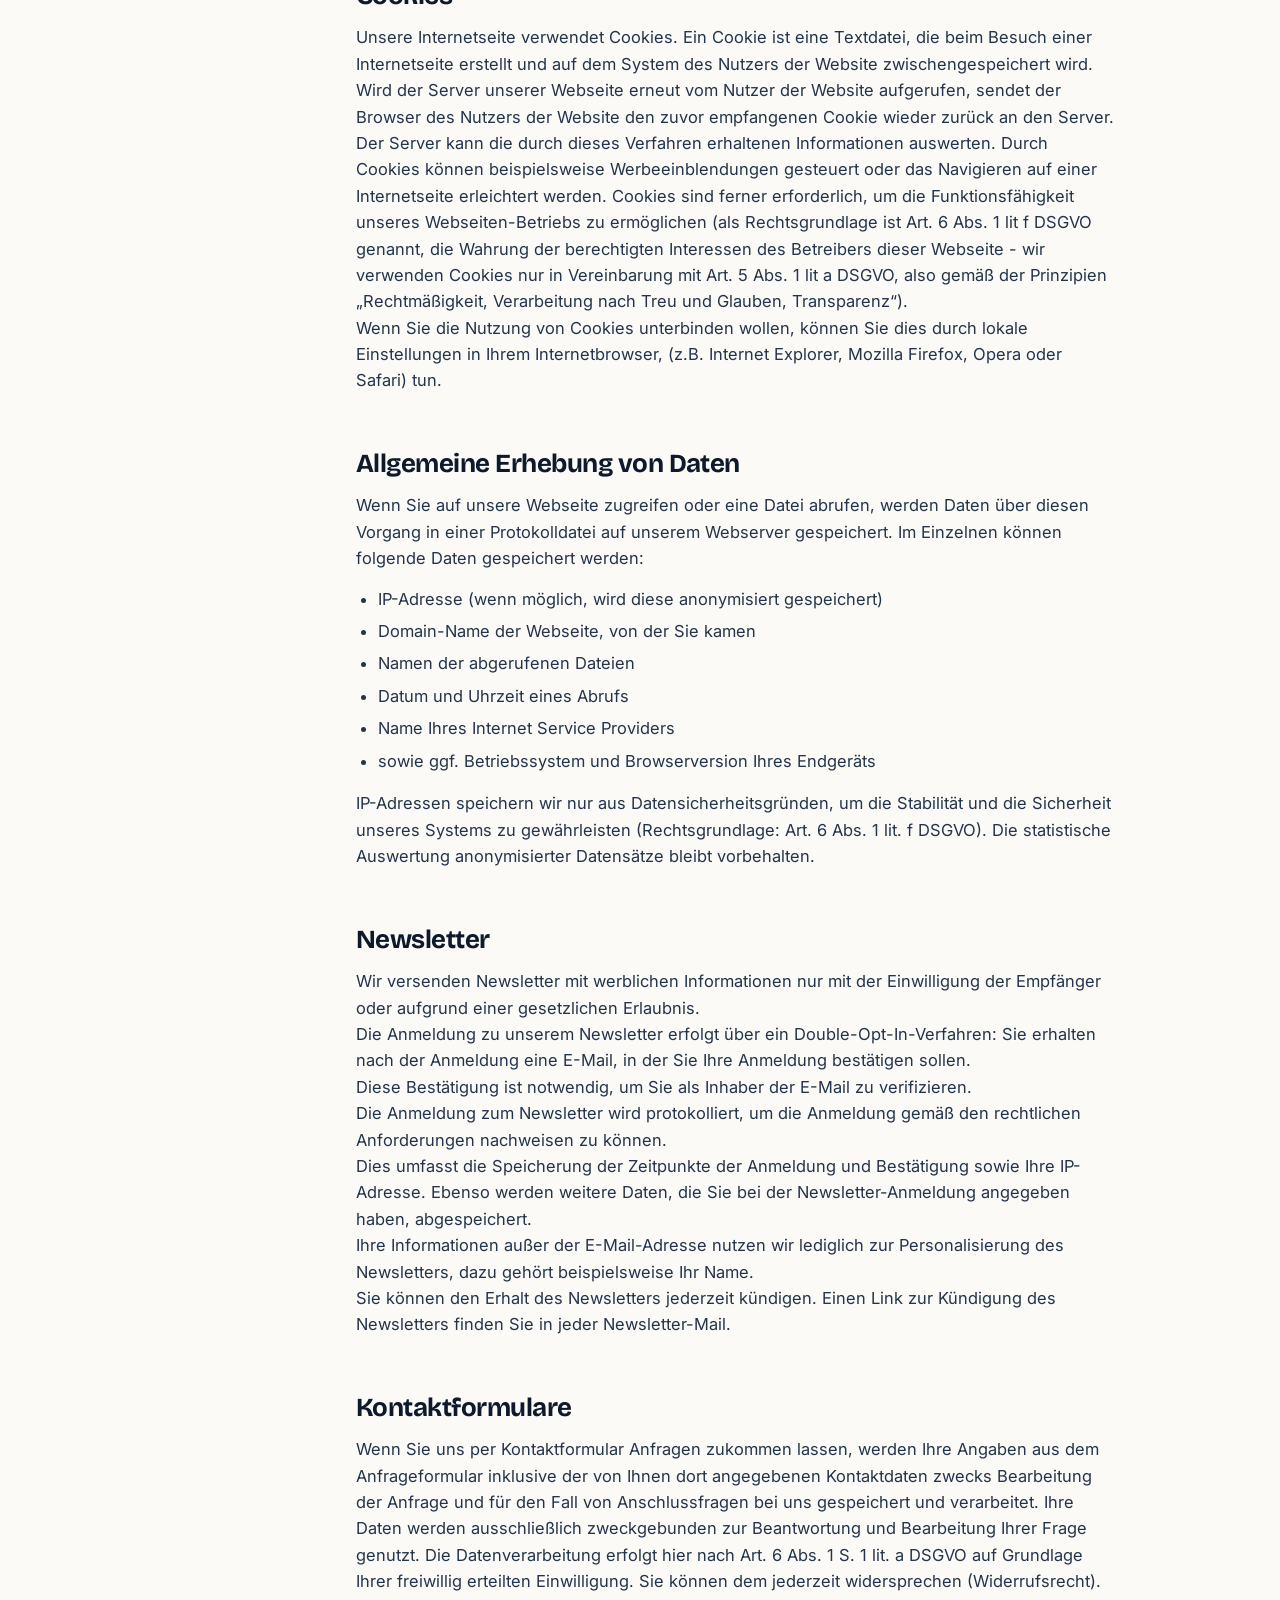
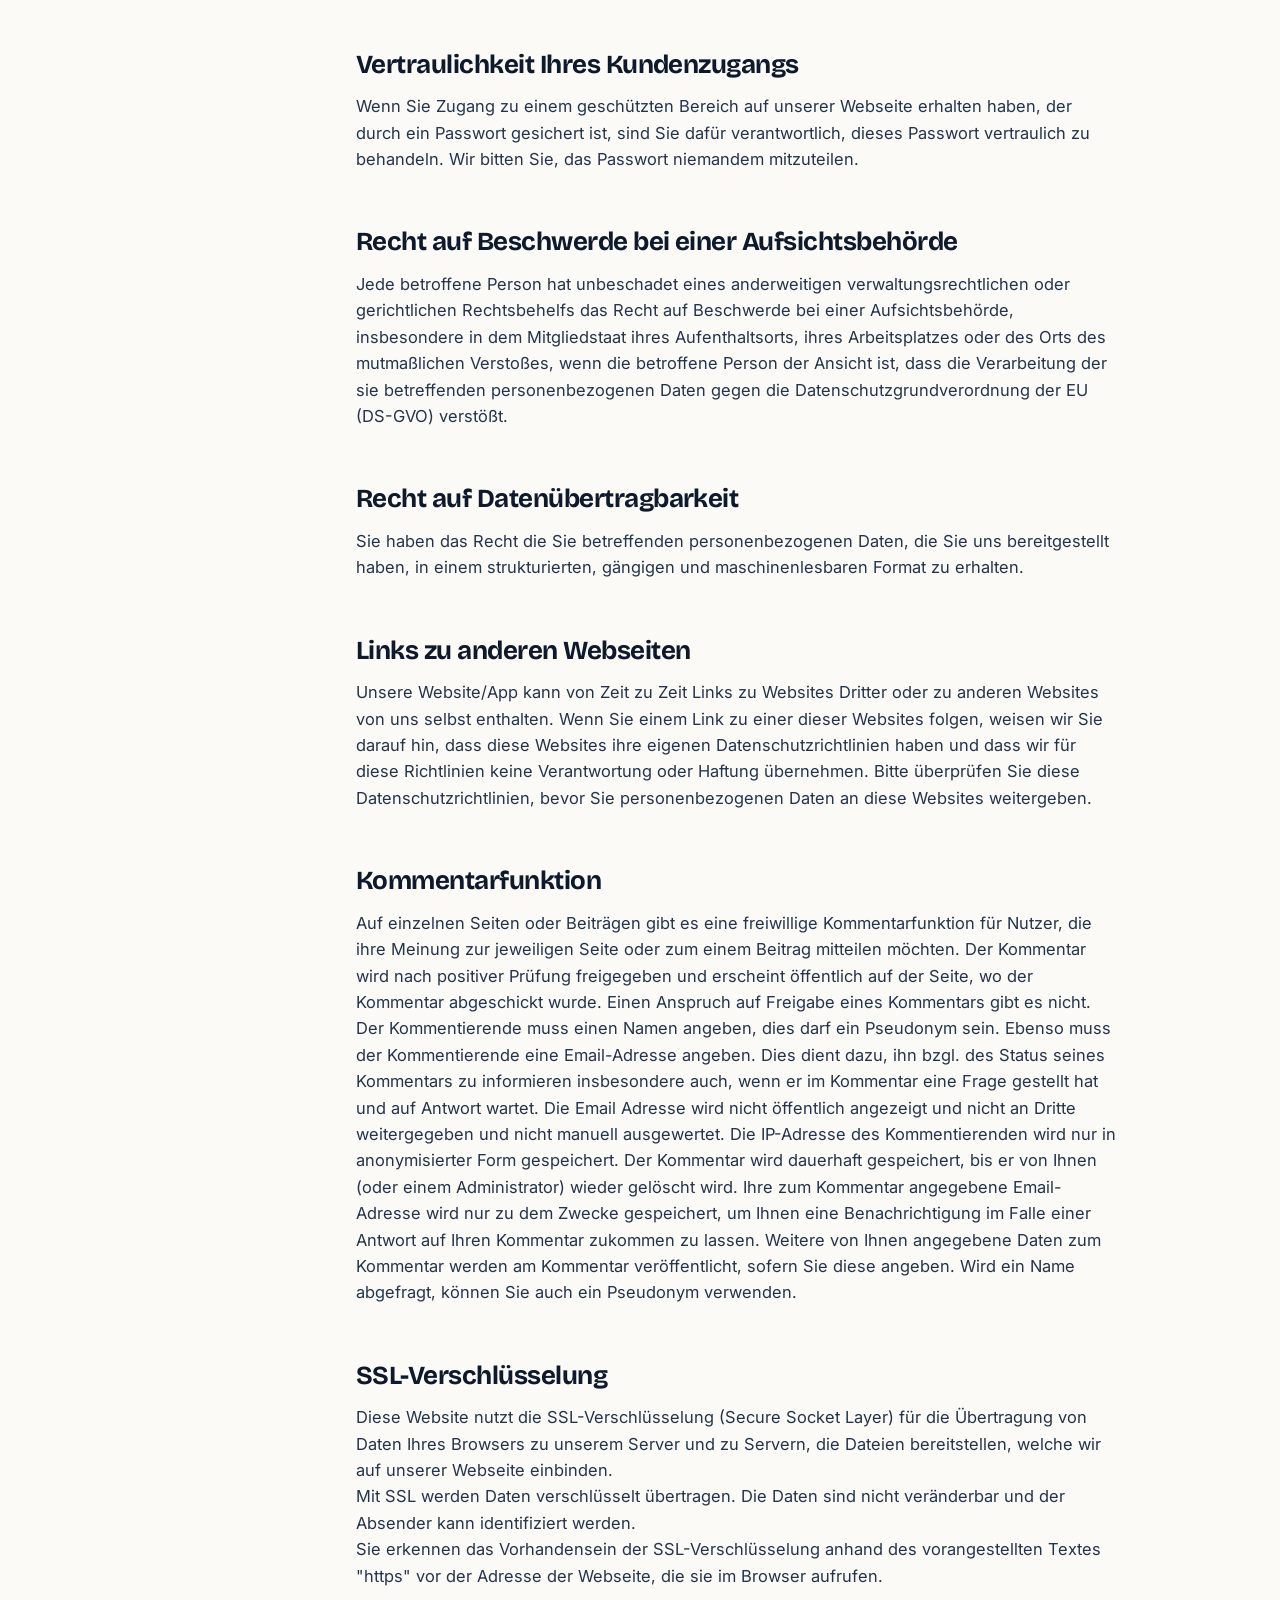
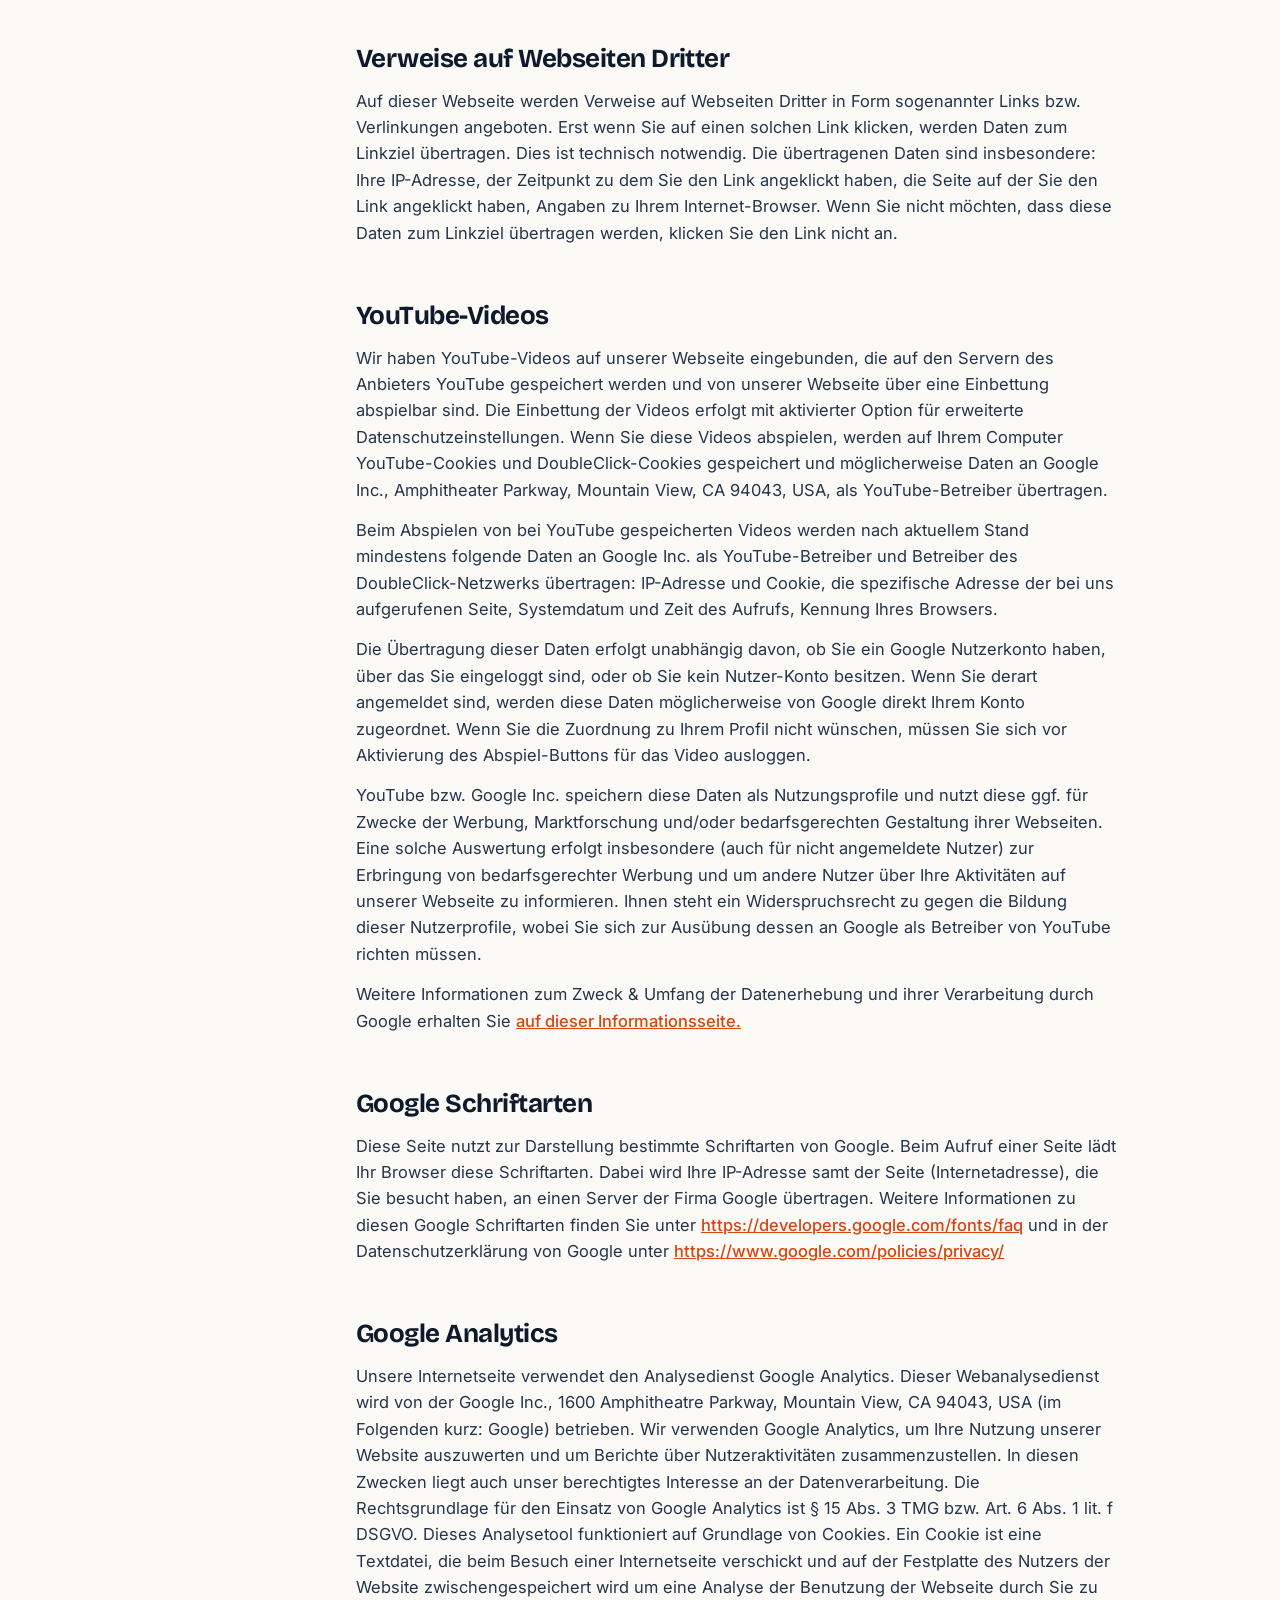
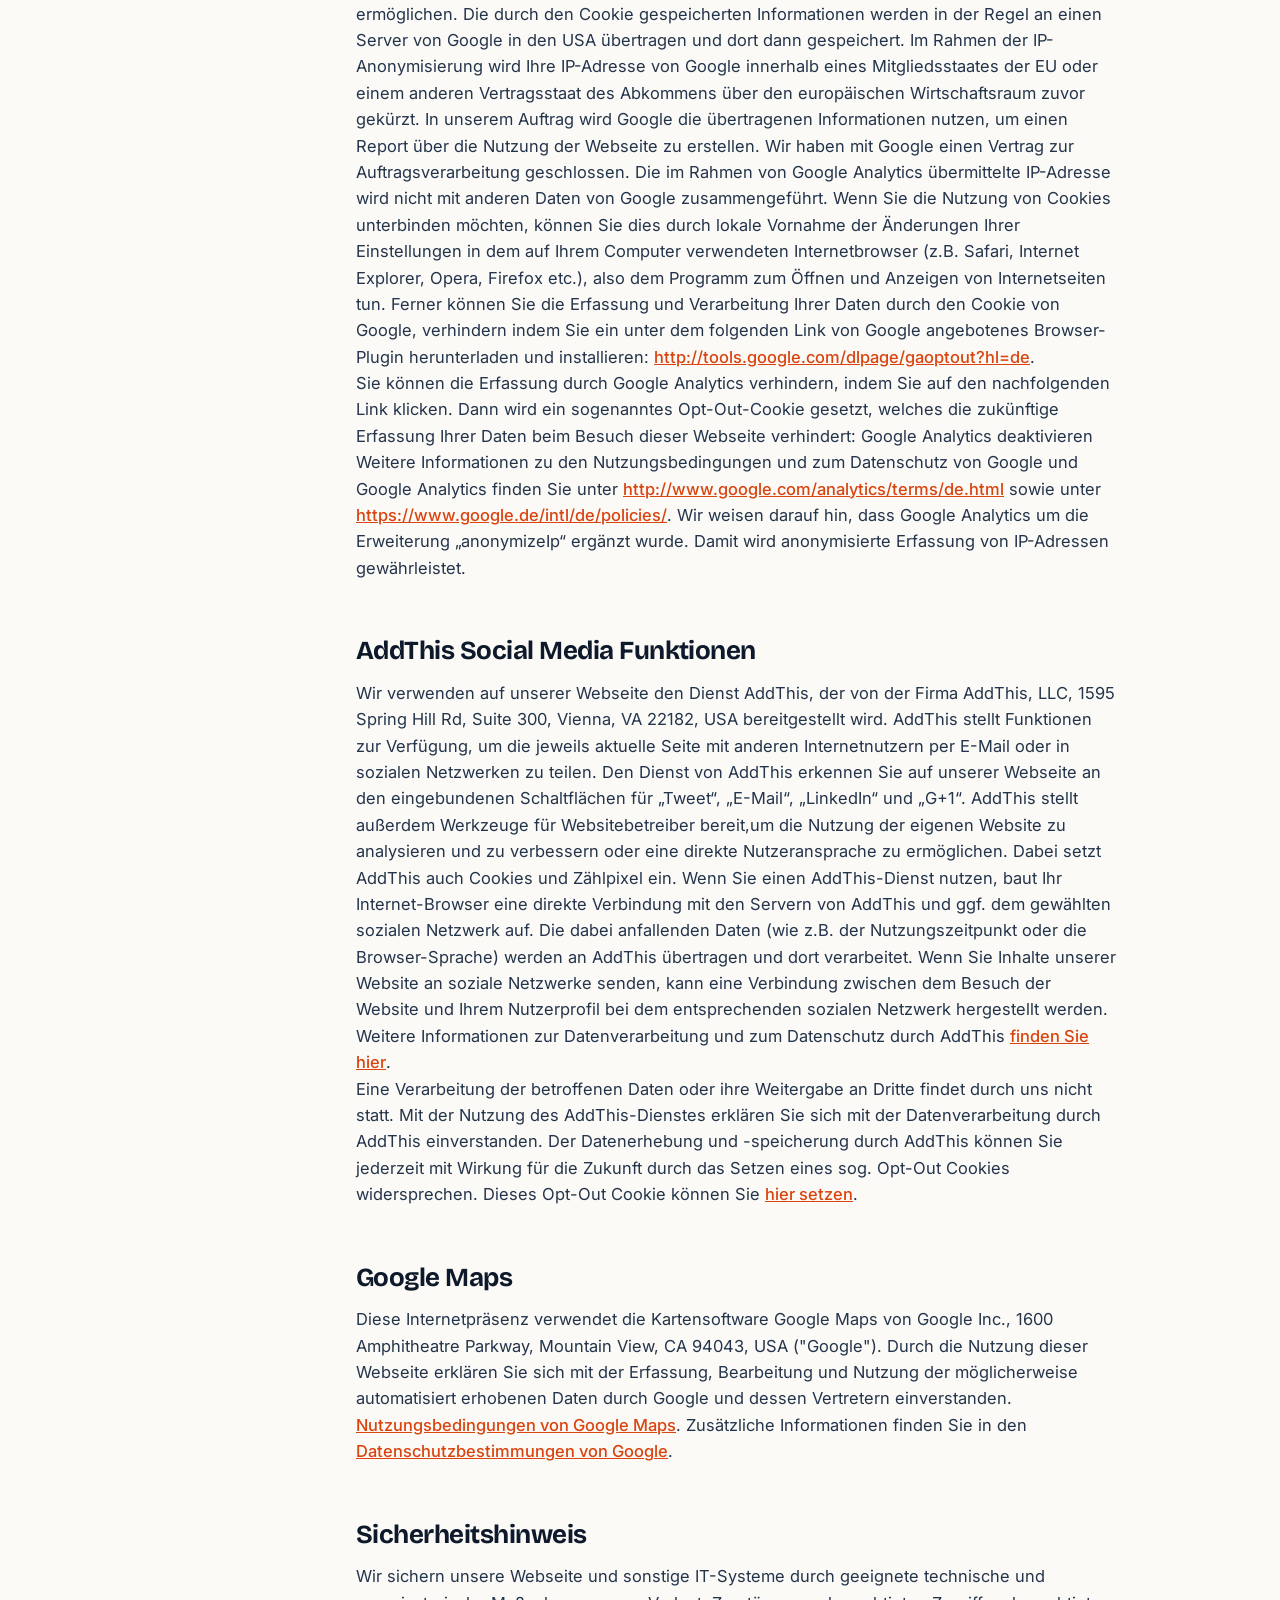
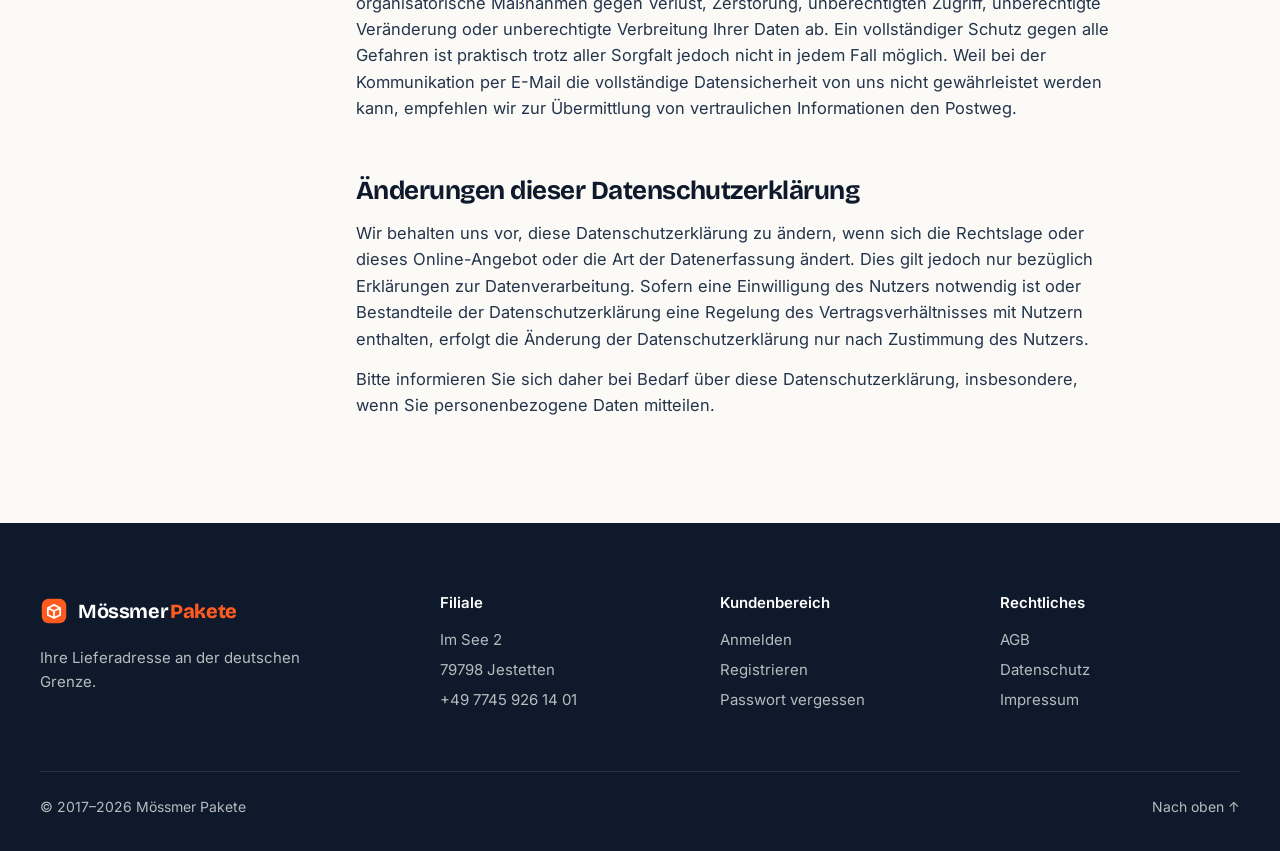
<file: datenschutz.html>
<!doctype html>
<html lang="de">
<head>
  <meta charset="utf-8">
  <meta name="viewport" content="width=device-width, initial-scale=1">
  <title>Datenschutz – Mössmer Pakete</title>
  <meta name="description" content="Datenschutzerklärung von Mössmer Pakete, Jestetten.">
  <meta name="theme-color" content="#0E1A2B">
  <link rel="icon" href="assets/favicon.svg" type="image/svg+xml">
  <link rel="preconnect" href="https://fonts.googleapis.com">
  <link rel="preconnect" href="https://fonts.gstatic.com" crossorigin>
  <link href="https://fonts.googleapis.com/css2?family=Bricolage+Grotesque:opsz,wght@12..96,500;12..96,700;12..96,800&family=Inter:wght@400;500;600;700&display=swap" rel="stylesheet">
  <link rel="stylesheet" href="assets/styles.css">
</head>
<body id="top">
  <a class="skip" href="#main">Zum Inhalt springen</a>

  <header class="header" id="top">
    <div class="container header__inner">
      <a class="brand" href="index.html" aria-label="Mössmer Pakete – Startseite">
        <span class="brand__mark" aria-hidden="true">
          <svg viewBox="0 0 32 32" width="32" height="32"><rect x="2" y="2" width="28" height="28" rx="8" fill="currentColor"/><path d="M9 12.5 16 9l7 3.5v8L16 24l-7-3.5z" fill="none" stroke="#fff" stroke-width="2" stroke-linejoin="round"/><path d="M9 12.5 16 16l7-3.5M16 16v8" fill="none" stroke="#fff" stroke-width="2" stroke-linejoin="round"/></svg>
        </span>
        <span class="brand__text">Mössmer<b>Pakete</b></span>
      </a>

      <nav class="nav" id="nav" aria-label="Hauptnavigation">
        <a href="index.html#ablauf">So funktioniert's</a>
        <a href="index.html#vorteile">Vorteile</a>
        <a href="index.html#preise">Preise</a>
        <a href="index.html#bewertungen">Bewertungen</a>
        <a href="index.html#filiale">Öffnungszeiten</a>
        <a href="index.html#faq">FAQ</a>
        <div class="nav__mobile-cta">
          <a class="btn btn--ghost" href="login.html">Anmelden</a>
          <a class="btn btn--primary" href="registrieren.html">Kostenlos registrieren</a>
        </div>
      </nav>

      <div class="header__actions">
        <a class="btn btn--ghost btn--sm" href="login.html">
          <svg viewBox="0 0 24 24" width="18" height="18" aria-hidden="true"><path d="M12 12a4 4 0 1 0 0-8 4 4 0 0 0 0 8Zm-7 8a7 7 0 0 1 14 0" fill="none" stroke="currentColor" stroke-width="2" stroke-linecap="round"/></svg>
          Anmelden
        </a>
        <a class="btn btn--primary btn--sm" href="registrieren.html">Registrieren</a>
      </div>

      <button class="burger" type="button" aria-controls="nav" aria-expanded="false" aria-label="Menü öffnen">
        <span></span><span></span><span></span>
      </button>
    </div>
  </header>

  <main id="main">
    <section class="page-hero">
      <div class="hero__bg" aria-hidden="true"></div>
      <div class="container">
        <nav class="crumbs" aria-label="Brotkrumen"><a href="index.html">Startseite</a><span>/</span><span>Datenschutzerklärung</span></nav>
        <h1>Datenschutzerklärung</h1>
        <p>Wie wir mit Ihren Daten umgehen – transparent und nach DSGVO.</p>
      </div>
    </section>
    <div class="container legal">
      <aside class="toc" aria-label="Inhalt">
        <h2>Inhalt</h2>
        <ol>
            <li><a href="#rechtsgrundlage-der-verarbeitung">Rechtsgrundlage der Verarbeitung</a></li>
            <li><a href="#auskunftsrecht-recht-auf-berichtigung-sperrung-loeschung-wid">Auskunftsrecht, Recht auf Berichtigung, Sperrung, Löschung, Widerspruch</a></li>
            <li><a href="#weitergabe-von-daten">Weitergabe von Daten</a></li>
            <li><a href="#betroffenenrechte">Betroffenenrechte</a></li>
            <li><a href="#widerrufsrecht">Widerrufsrecht</a></li>
            <li><a href="#cookies">Cookies</a></li>
            <li><a href="#allgemeine-erhebung-von-daten">Allgemeine Erhebung von Daten</a></li>
            <li><a href="#newsletter">Newsletter</a></li>
            <li><a href="#kontaktformulare">Kontaktformulare</a></li>
            <li><a href="#vertraulichkeit-ihres-kundenzugangs">Vertraulichkeit Ihres Kundenzugangs</a></li>
            <li><a href="#recht-auf-beschwerde-bei-einer-aufsichtsbehoerde">Recht auf Beschwerde bei einer Aufsichtsbehörde</a></li>
            <li><a href="#recht-auf-datenuebertragbarkeit">Recht auf Datenübertragbarkeit</a></li>
            <li><a href="#links-zu-anderen-webseiten">Links zu anderen Webseiten</a></li>
            <li><a href="#kommentarfunktion">Kommentarfunktion</a></li>
            <li><a href="#ssl-verschluesselung">SSL-Verschlüsselung</a></li>
            <li><a href="#verweise-auf-webseiten-dritter">Verweise auf Webseiten Dritter</a></li>
            <li><a href="#youtube-videos">YouTube-Videos</a></li>
            <li><a href="#google-schriftarten">Google Schriftarten</a></li>
            <li><a href="#google-analytics">Google Analytics</a></li>
            <li><a href="#addthis-social-media-funktionen">AddThis Social Media Funktionen</a></li>
            <li><a href="#google-maps">Google Maps</a></li>
            <li><a href="#sicherheitshinweis">Sicherheitshinweis</a></li>
            <li><a href="#aenderungen-dieser-datenschutzerklaerung">Änderungen dieser Datenschutzerklärung</a></li>
        </ol>
      </aside>
      <article class="prose">
<p>Der sicherere Umgang mit Ihren Daten ist uns besonders wichtig. Wir möchten Sie daher ausführlich über die Verwendung Ihrer Daten bei dem Besuch unseres Webauftritts informieren.</p>
<h2 id="rechtsgrundlage-der-verarbeitung">Rechtsgrundlage der Verarbeitung</h2>
<p>Art. 6 Abs. 1 S. 1 lit. a DSGVO dient unserem Unternehmen als Rechtsgrundlage für Verarbeitungsvorgänge, bei denen wir eine Einwilligung für einen bestimmten Verarbeitungszweck einholen. Ist die Verarbeitung personenbezogener Daten zur Erfüllung eines Vertrags, dessen Vertragspartei die betroffene Person ist, erforderlich, wie dies beispielsweise bei Verarbeitungsvorgängen der Fall ist, die für eine Lieferung von Waren oder die Erbringung einer sonstigen Leistung oder Gegenleistung notwendig sind, so beruht die Verarbeitung auf Art. 6 Abs. S. 1 lit. b DSGVO. Gleiches gilt für solche Verarbeitungsvorgänge, die zur Durchführung vorvertraglicher Maßnahmen erforderlich sind, etwa in Fällen von Anfragen zur unseren Produkten oder Leistungen. Unterliegt unser Unternehmen einer rechtlichen Verpflichtung, durch welche eine Verarbeitung von personenbezogenen Daten erforderlich wird, wie beispielsweise zur Erfüllung steuerlicher Pflichten, so basiert die Verarbeitung auf Art. 6 Abs. S. 1 lit. c DSGVO. In seltenen Fällen könnte die Verarbeitung von personenbezogenen Daten erforderlich werden, um lebenswichtige Interessen der betroffenen Person oder einer anderen natürlichen Person zu schützen, Art. 6 Abs. S. 1 lit. d DSGVO. Letztlich könnten Verarbeitungsvorgänge auch auf Art. 6 Abs. S. 1 lit. f DSGVO beruhen. Auf dieser Rechtsgrundlage basieren Verarbeitungsvorgänge, die von keiner der vorgenannten Rechtsgrundlagen erfasst werden, wenn die Verarbeitung zur Wahrung eines berechtigten Interesses unseres Unternehmens oder eines Dritten erforderlich ist, sofern die Interessen, Grundrechte und Grundfreiheiten des Betroffenen nicht überwiegen.</p>
<h2 id="auskunftsrecht-recht-auf-berichtigung-sperrung-loeschung-wid">Auskunftsrecht, Recht auf Berichtigung, Sperrung, Löschung, Widerspruch</h2>
<p>Auf schriftliche Anfrage informieren wir Sie über die zu Ihrer Person durch uns gespeicherten Daten. Sie haben auch ein Recht auf Berichtigung, Sperrung, Widerspruch oder Löschung dieser Daten. Die Anfrage ist an unsere im Impressum der Webseite angegebene Adresse zu richten.</p>
<h2 id="weitergabe-von-daten">Weitergabe von Daten</h2>
<p>Eine Übermittlung Ihrer persönlichen Daten an Dritte zu anderen als den im Folgenden aufgeführten Zwecken findet nicht statt. Wir geben Ihre persönlichen Daten an Dritte nur weiter, wenn:</p>
<ul><li>Sie Ihren nach Art. 6 Abs. 1 S. 1 lit. a DSGVO ausdrückliche Einwilligung dazu erteilt haben,</li><li>die Weitergabe nach Art. 6 Abs. 1 S. 1 lit. f DSGVO zur Geltendmachung, Ausübung oder Verteidigung von Rechtsansprüchen erforderlich ist und kein Grund zur Annahme besteht, dass Sie ein überwiegendes schutzwürdiges Interesse an der Nichtweitergabe Ihrer Daten haben,</li><li>für den Fall, dass für die Weitergabe nach Art. 6 Abs. 1 S. 1 lit. c DSGVO eine gesetzliche Verpflichtung besteht, sowie</li><li>dies gesetzlich zulässig und nach Art. 6 Abs. 1 S. 1 lit. b DSGVO für die Abwicklung von Vertragsverhältnissen mit Ihnen erforderlich ist.</li></ul>
<h2 id="betroffenenrechte">Betroffenenrechte</h2>
<p>Sie haben das Recht:</p>
<ul><li>gemäß Art. 15 DSGVO Auskunft über Ihre von uns verarbeiteten personenbezogenen Daten zu verlangen. Insbesondere können Sie Auskunft über die Verarbeitungszwecke, die Kategorie der personenbezogenen Daten, die Kategorien von Empfängern, gegenüber denen Ihre Daten offengelegt wurden oder werden, die geplante Speicherdauer, das Bestehen eines Rechts auf Berichtigung, Löschung, Einschränkung der Verarbeitung oder Widerspruch, das Bestehen eines Beschwerderechts, die Herkunft ihrer Daten, sofern diese nicht bei uns erhoben wurden, sowie über das Bestehen einer automatisierten Entscheidungsfindung einschließlich Profiling und ggf. aussagekräftigen Informationen zu deren Einzelheiten verlangen;</li><li>gemäß Art. 16 DSGVO unverzüglich die Berichtigung unrichtiger oder Vervollständigung Ihrer bei uns gespeicherten personenbezogenen Daten zu verlangen;</li><li>gemäß Art. 17 DSGVO die Löschung Ihrer bei uns gespeicherten personenbezogenen Daten zu verlangen, soweit nicht die Verarbeitung zur Ausübung des Rechts auf freie Meinungsäußerung und Information, zur Erfüllung einer rechtlichen Verpflichtung, aus Gründen des öffentlichen Interesses oder zur Geltendmachung, Ausübung oder Verteidigung von Rechtsansprüchen erforderlich ist;</li><li>gemäß Art. 18 DSGVO die Einschränkung der Verarbeitung Ihrer personenbezogenen Daten zu verlangen, soweit die Richtigkeit der Daten von Ihnen bestritten wird, die Verarbeitung unrechtmäßig ist, Sie aber deren Löschung ablehnen und wir die Daten nicht mehr benötigen, Sie jedoch diese zur Geltendmachung, Ausübung oder Verteidigung von Rechtsansprüchen benötigen oder Sie gemäß Art. 21 DSGVO Widerspruch gegen die Verarbeitung eingelegt haben;</li><li>gemäß Art. 20 DSGVO Ihre personenbezogenen Daten, die Sie uns bereitgestellt haben, in einem strukturierten, gängigen und maschinenlesbaren Format zu erhalten oder die Übermittlung an einen anderen Verantwortlichen zu verlangen;</li><li>gemäß Art. 7 Abs. 3 DSGVO Ihre einmal erteilte Einwilligung jederzeit uns gegenüber zu widerrufen. Dies hat zur Folge, dass wir die Datenverarbeitung, die auf dieser Einwilligung beruhte, für die Zukunft nicht mehr fortführen dürfen und</li><li>gemäß Art. 77 DSGVO haben Sie unbeschadet eines anderweitigen verwaltungsrechtlichen oder gerichtlichen Rechtsbehelfs das Recht, sich bei einer Aufsichtsbehörde zu beschweren. In der Regel können Sie sich hierfür an die Aufsichtsbehörde Ihres üblichen Aufenthaltsortes oder Arbeitsplatzes oder den Ort des Orts des mutmaßlichen Verstoßes wenden, wenn die betroffene Person der Ansicht ist, dass die Verarbeitung der sie betreffenden personenbezogenen Daten gegen die Datenschutzgrundverordnung der EU (DS-GVO) verstößt.</li></ul>
<h2 id="widerrufsrecht">Widerrufsrecht</h2>
<p>Sofern Ihre personenbezogenen Daten auf Grundlage von berechtigten Interessen erarbeitet werden, haben Sie das Recht, gemäß Art. 21 DSGVO Widerspruch gegen die Verarbeitung Ihrer personenbezogenen Daten einzulegen, soweit dafür Gründe vorliegen, die sich aus Ihrer besonderen Situation ergeben oder sich der Widerspruch gegen Direktwerbung richtet. Im letzteren Fall haben Sie ein generelles Widerspruchsrecht, das ohne Angabe einer besonderen Situation von mir umgesetzt wird. Möchten Sie von Ihrem Widerrufs- oder Widerspruchsrecht Gebrauch machen, genügt eine E-Mail an unsere im Impressum der Webseite angegebene Adresse.</p>
<h2 id="cookies">Cookies</h2>
<p>Unsere Internetseite verwendet Cookies. Ein Cookie ist eine Textdatei, die beim Besuch einer Internetseite erstellt und auf dem System des Nutzers der Website zwischengespeichert wird. Wird der Server unserer Webseite erneut vom Nutzer der Website aufgerufen, sendet der Browser des Nutzers der Website den zuvor empfangenen Cookie wieder zurück an den Server. Der Server kann die durch dieses Verfahren erhaltenen Informationen auswerten. Durch Cookies können beispielsweise Werbeeinblendungen gesteuert oder das Navigieren auf einer Internetseite erleichtert werden. Cookies sind ferner erforderlich, um die Funktionsfähigkeit unseres Webseiten-Betriebs zu ermöglichen (als Rechtsgrundlage ist Art. 6 Abs. 1 lit f DSGVO genannt, die Wahrung der berechtigten Interessen des Betreibers dieser Webseite - wir verwenden Cookies nur in Vereinbarung mit Art. 5 Abs. 1 lit a DSGVO, also gemäß der Prinzipien „Rechtmäßigkeit, Verarbeitung nach Treu und Glauben, Transparenz“).<br> Wenn Sie die Nutzung von Cookies unterbinden wollen, können Sie dies durch lokale Einstellungen in Ihrem Internetbrowser, (z.B. Internet Explorer, Mozilla Firefox, Opera oder Safari) tun.</p>
<h2 id="allgemeine-erhebung-von-daten">Allgemeine Erhebung von Daten</h2>
<p>Wenn Sie auf unsere Webseite zugreifen oder eine Datei abrufen, werden Daten über diesen Vorgang in einer Protokolldatei auf unserem Webserver gespeichert. Im Einzelnen können folgende Daten gespeichert werden:</p>
<ul><li>IP-Adresse (wenn möglich, wird diese anonymisiert gespeichert)</li><li>Domain-Name der Webseite, von der Sie kamen</li><li>Namen der abgerufenen Dateien</li><li>Datum und Uhrzeit eines Abrufs</li><li>Name Ihres Internet Service Providers</li><li>sowie ggf. Betriebssystem und Browserversion Ihres Endgeräts</li></ul>
<p>IP-Adressen speichern wir nur aus Datensicherheitsgründen, um die Stabilität und die Sicherheit unseres Systems zu gewährleisten (Rechtsgrundlage: Art. 6 Abs. 1 lit. f DSGVO). Die statistische Auswertung anonymisierter Datensätze bleibt vorbehalten.</p>
<h2 id="newsletter">Newsletter</h2>
<p>Wir versenden Newsletter mit werblichen Informationen nur mit der Einwilligung der Empfänger oder aufgrund einer gesetzlichen Erlaubnis.<br> Die Anmeldung zu unserem Newsletter erfolgt über ein Double-Opt-In-Verfahren: Sie erhalten nach der Anmeldung eine E-Mail, in der Sie Ihre Anmeldung bestätigen sollen.<br> Diese Bestätigung ist notwendig, um Sie als Inhaber der E-Mail zu verifizieren. <br> Die Anmeldung zum Newsletter wird protokolliert, um die Anmeldung gemäß den rechtlichen Anforderungen nachweisen zu können.<br> Dies umfasst die Speicherung der Zeitpunkte der Anmeldung und Bestätigung sowie Ihre IP-Adresse. Ebenso werden weitere Daten, die Sie bei der Newsletter-Anmeldung angegeben haben, abgespeichert.<br> Ihre Informationen außer der E-Mail-Adresse nutzen wir lediglich zur Personalisierung des Newsletters, dazu gehört beispielsweise Ihr Name.<br> Sie können den Erhalt des Newsletters jederzeit kündigen. Einen Link zur Kündigung des Newsletters finden Sie in jeder Newsletter-Mail.</p>
<h2 id="kontaktformulare">Kontaktformulare</h2>
<p>Wenn Sie uns per Kontaktformular Anfragen zukommen lassen, werden Ihre Angaben aus dem Anfrageformular inklusive der von Ihnen dort angegebenen Kontaktdaten zwecks Bearbeitung der Anfrage und für den Fall von Anschlussfragen bei uns gespeichert und verarbeitet. Ihre Daten werden ausschließlich zweckgebunden zur Beantwortung und Bearbeitung Ihrer Frage genutzt. Die Datenverarbeitung erfolgt hier nach Art. 6 Abs. 1 S. 1 lit. a DSGVO auf Grundlage Ihrer freiwillig erteilten Einwilligung. Sie können dem jederzeit widersprechen (Widerrufsrecht).</p>
<h2 id="vertraulichkeit-ihres-kundenzugangs">Vertraulichkeit Ihres Kundenzugangs</h2>
<p>Wenn Sie Zugang zu einem geschützten Bereich auf unserer Webseite erhalten haben, der durch ein Passwort gesichert ist, sind Sie dafür verantwortlich, dieses Passwort vertraulich zu behandeln. Wir bitten Sie, das Passwort niemandem mitzuteilen.</p>
<h2 id="recht-auf-beschwerde-bei-einer-aufsichtsbehoerde">Recht auf Beschwerde bei einer Aufsichtsbehörde</h2>
<p>Jede betroffene Person hat unbeschadet eines anderweitigen verwaltungsrechtlichen oder gerichtlichen Rechtsbehelfs das Recht auf Beschwerde bei einer Aufsichtsbehörde, insbesondere in dem Mitgliedstaat ihres Aufenthaltsorts, ihres Arbeitsplatzes oder des Orts des mutmaßlichen Verstoßes, wenn die betroffene Person der Ansicht ist, dass die Verarbeitung der sie betreffenden personenbezogenen Daten gegen die Datenschutzgrundverordnung der EU (DS-GVO) verstößt.</p>
<h2 id="recht-auf-datenuebertragbarkeit">Recht auf Datenübertragbarkeit</h2>
<p>Sie haben das Recht die Sie betreffenden personenbezogenen Daten, die Sie uns bereitgestellt haben, in einem strukturierten, gängigen und maschinenlesbaren Format zu erhalten.</p>
<h2 id="links-zu-anderen-webseiten">Links zu anderen Webseiten</h2>
<p>Unsere Website/App kann von Zeit zu Zeit Links zu Websites Dritter oder zu anderen Websites von uns selbst enthalten. Wenn Sie einem Link zu einer dieser Websites folgen, weisen wir Sie darauf hin, dass diese Websites ihre eigenen Datenschutzrichtlinien haben und dass wir für diese Richtlinien keine Verantwortung oder Haftung übernehmen. Bitte überprüfen Sie diese Datenschutzrichtlinien, bevor Sie personenbezogenen Daten an diese Websites weitergeben.</p>
<h2 id="kommentarfunktion">Kommentarfunktion</h2>
<p>Auf einzelnen Seiten oder Beiträgen gibt es eine freiwillige Kommentarfunktion für Nutzer, die ihre Meinung zur jeweiligen Seite oder zum einem Beitrag mitteilen möchten. Der Kommentar wird nach positiver Prüfung freigegeben und erscheint öffentlich auf der Seite, wo der Kommentar abgeschickt wurde. Einen Anspruch auf Freigabe eines Kommentars gibt es nicht. Der Kommentierende muss einen Namen angeben, dies darf ein Pseudonym sein. Ebenso muss der Kommentierende eine Email-Adresse angeben. Dies dient dazu, ihn bzgl. des Status seines Kommentars zu informieren insbesondere auch, wenn er im Kommentar eine Frage gestellt hat und auf Antwort wartet. Die Email Adresse wird nicht öffentlich angezeigt und nicht an Dritte weitergegeben und nicht manuell ausgewertet. Die IP-Adresse des Kommentierenden wird nur in anonymisierter Form gespeichert. Der Kommentar wird dauerhaft gespeichert, bis er von Ihnen (oder einem Administrator) wieder gelöscht wird. Ihre zum Kommentar angegebene Email-Adresse wird nur zu dem Zwecke gespeichert, um Ihnen eine Benachrichtigung im Falle einer Antwort auf Ihren Kommentar zukommen zu lassen. Weitere von Ihnen angegebene Daten zum Kommentar werden am Kommentar veröffentlicht, sofern Sie diese angeben. Wird ein Name abgefragt, können Sie auch ein Pseudonym verwenden.</p>
<h2 id="ssl-verschluesselung">SSL-Verschlüsselung</h2>
<p>Diese Website nutzt die SSL-Verschlüsselung (Secure Socket Layer) für die Übertragung von Daten Ihres Browsers zu unserem Server und zu Servern, die Dateien bereitstellen, welche wir auf unserer Webseite einbinden.<br> Mit SSL werden Daten verschlüsselt übertragen. Die Daten sind nicht veränderbar und der Absender kann identifiziert werden.<br> Sie erkennen das Vorhandensein der SSL-Verschlüsselung anhand des vorangestellten Textes "https" vor der Adresse der Webseite, die sie im Browser aufrufen.</p>
<h2 id="verweise-auf-webseiten-dritter">Verweise auf Webseiten Dritter</h2>
<p>Auf dieser Webseite werden Verweise auf Webseiten Dritter in Form sogenannter Links bzw. Verlinkungen angeboten. Erst wenn Sie auf einen solchen Link klicken, werden Daten zum Linkziel übertragen. Dies ist technisch notwendig. Die übertragenen Daten sind insbesondere: Ihre IP-Adresse, der Zeitpunkt zu dem Sie den Link angeklickt haben, die Seite auf der Sie den Link angeklickt haben, Angaben zu Ihrem Internet-Browser. Wenn Sie nicht möchten, dass diese Daten zum Linkziel übertragen werden, klicken Sie den Link nicht an.</p>
<h2 id="youtube-videos">YouTube-Videos</h2>
<p>Wir haben YouTube-Videos auf unserer Webseite eingebunden, die auf den Servern des Anbieters YouTube gespeichert werden und von unserer Webseite über eine Einbettung abspielbar sind. Die Einbettung der Videos erfolgt mit aktivierter Option für erweiterte Datenschutzeinstellungen. Wenn Sie diese Videos abspielen, werden auf Ihrem Computer YouTube-Cookies und DoubleClick-Cookies gespeichert und möglicherweise Daten an Google Inc., Amphitheater Parkway, Mountain View, CA 94043, USA, als YouTube-Betreiber übertragen.</p>
<p>Beim Abspielen von bei YouTube gespeicherten Videos werden nach aktuellem Stand mindestens folgende Daten an Google Inc. als YouTube-Betreiber und Betreiber des DoubleClick-Netzwerks übertragen: IP-Adresse und Cookie, die spezifische Adresse der bei uns aufgerufenen Seite, Systemdatum und Zeit des Aufrufs, Kennung Ihres Browsers.</p>
<p>Die Übertragung dieser Daten erfolgt unabhängig davon, ob Sie ein Google Nutzerkonto haben, über das Sie eingeloggt sind, oder ob Sie kein Nutzer-Konto besitzen. Wenn Sie derart angemeldet sind, werden diese Daten möglicherweise von Google direkt Ihrem Konto zugeordnet. Wenn Sie die Zuordnung zu Ihrem Profil nicht wünschen, müssen Sie sich vor Aktivierung des Abspiel-Buttons für das Video ausloggen.</p>
<p>YouTube bzw. Google Inc. speichern diese Daten als Nutzungsprofile und nutzt diese ggf. für Zwecke der Werbung, Marktforschung und/oder bedarfsgerechten Gestaltung ihrer Webseiten. Eine solche Auswertung erfolgt insbesondere (auch für nicht angemeldete Nutzer) zur Erbringung von bedarfsgerechter Werbung und um andere Nutzer über Ihre Aktivitäten auf unserer Webseite zu informieren. Ihnen steht ein Widerspruchsrecht zu gegen die Bildung dieser Nutzerprofile, wobei Sie sich zur Ausübung dessen an Google als Betreiber von YouTube richten müssen.</p>
<p>Weitere Informationen zum Zweck &amp; Umfang der Datenerhebung und ihrer Verarbeitung durch Google erhalten Sie <a href="https://www.google.de/intl/de/policies/privacy/" target="_blank" rel="noopener">auf dieser Informationsseite.</a></p>
<h2 id="google-schriftarten">Google Schriftarten</h2>
<p>Diese Seite nutzt zur Darstellung bestimmte Schriftarten von Google. Beim Aufruf einer Seite lädt Ihr Browser diese Schriftarten. Dabei wird Ihre IP-Adresse samt der Seite (Internetadresse), die Sie besucht haben, an einen Server der Firma Google übertragen. Weitere Informationen zu diesen Google Schriftarten finden Sie unter <a href="https://developers.google.com/fonts/faq" target="_blank" rel="noopener">https://developers.google.com/fonts/faq</a> und in der Datenschutzerklärung von Google unter <a href="https://www.google.com/policies/privacy/" target="_blank" rel="noopener">https://www.google.com/policies/privacy/</a></p>
<h2 id="google-analytics">Google Analytics</h2>
<p>Unsere Internetseite verwendet den Analysedienst Google Analytics. Dieser Webanalysedienst wird von der Google Inc., 1600 Amphitheatre Parkway, Mountain View, CA 94043, USA (im Folgenden kurz: Google) betrieben. Wir verwenden Google Analytics, um Ihre Nutzung unserer Website auszuwerten und um Berichte über Nutzeraktivitäten zusammenzustellen. In diesen Zwecken liegt auch unser berechtigtes Interesse an der Datenverarbeitung. Die Rechtsgrundlage für den Einsatz von Google Analytics ist § 15 Abs. 3 TMG bzw. Art. 6 Abs. 1 lit. f DSGVO. Dieses Analysetool funktioniert auf Grundlage von Cookies. Ein Cookie ist eine Textdatei, die beim Besuch einer Internetseite verschickt und auf der Festplatte des Nutzers der Website zwischengespeichert wird um eine Analyse der Benutzung der Webseite durch Sie zu ermöglichen. Die durch den Cookie gespeicherten Informationen werden in der Regel an einen Server von Google in den USA übertragen und dort dann gespeichert. Im Rahmen der IP-Anonymisierung wird Ihre IP-Adresse von Google innerhalb eines Mitgliedsstaates der EU oder einem anderen Vertragsstaat des Abkommens über den europäischen Wirtschaftsraum zuvor gekürzt. In unserem Auftrag wird Google die übertragenen Informationen nutzen, um einen Report über die Nutzung der Webseite zu erstellen. Wir haben mit Google einen Vertrag zur Auftragsverarbeitung geschlossen. Die im Rahmen von Google Analytics übermittelte IP-Adresse wird nicht mit anderen Daten von Google zusammengeführt. Wenn Sie die Nutzung von Cookies unterbinden möchten, können Sie dies durch lokale Vornahme der Änderungen Ihrer Einstellungen in dem auf Ihrem Computer verwendeten Internetbrowser (z.B. Safari, Internet Explorer, Opera, Firefox etc.), also dem Programm zum Öffnen und Anzeigen von Internetseiten tun. Ferner können Sie die Erfassung und Verarbeitung Ihrer Daten durch den Cookie von Google, verhindern indem Sie ein unter dem folgenden Link von Google angebotenes Browser-Plugin herunterladen und installieren: <a href="http://tools.google.com/dlpage/gaoptout?hl=de" target="_blank" rel="noopener">http://tools.google.com/dlpage/gaoptout?hl=de</a>. <br> Sie können die Erfassung durch Google Analytics verhindern, indem Sie auf den nachfolgenden Link klicken. Dann wird ein sogenanntes Opt-Out-Cookie gesetzt, welches die zukünftige Erfassung Ihrer Daten beim Besuch dieser Webseite verhindert: Google Analytics deaktivieren <br> Weitere Informationen zu den Nutzungsbedingungen und zum Datenschutz von Google und Google Analytics finden Sie unter <a href="http://www.google.com/analytics/terms/de.html" target="_blank" rel="noopener">http://www.google.com/analytics/terms/de.html</a> sowie unter <a href="https://www.google.de/intl/de/policies/" target="_blank" rel="noopener">https://www.google.de/intl/de/policies/</a>. Wir weisen darauf hin, dass Google Analytics um die Erweiterung „anonymizeIp“ ergänzt wurde. Damit wird anonymisierte Erfassung von IP-Adressen gewährleistet.</p>
<h2 id="addthis-social-media-funktionen">AddThis Social Media Funktionen</h2>
<p>Wir verwenden auf unserer Webseite den Dienst AddThis, der von der Firma AddThis, LLC, 1595 Spring Hill Rd, Suite 300, Vienna, VA 22182, USA bereitgestellt wird. AddThis stellt Funktionen zur Verfügung, um die jeweils aktuelle Seite mit anderen Internetnutzern per E-Mail oder in sozialen Netzwerken zu teilen. Den Dienst von AddThis erkennen Sie auf unserer Webseite an den eingebundenen Schaltflächen für „Tweet“, „E-Mail“, „LinkedIn“ und „G+1“. AddThis stellt außerdem Werkzeuge für Websitebetreiber bereit,um die Nutzung der eigenen Website zu analysieren und zu verbessern oder eine direkte Nutzeransprache zu ermöglichen. Dabei setzt AddThis auch Cookies und Zählpixel ein. Wenn Sie einen AddThis-Dienst nutzen, baut Ihr Internet-Browser eine direkte Verbindung mit den Servern von AddThis und ggf. dem gewählten sozialen Netzwerk auf. Die dabei anfallenden Daten (wie z.B. der Nutzungszeitpunkt oder die Browser-Sprache) werden an AddThis übertragen und dort verarbeitet. Wenn Sie Inhalte unserer Website an soziale Netzwerke senden, kann eine Verbindung zwischen dem Besuch der Website und Ihrem Nutzerprofil bei dem entsprechenden sozialen Netzwerk hergestellt werden. Weitere Informationen zur Datenverarbeitung und zum Datenschutz durch AddThis <a href="http://www.addthis.com/privacy/privacy-policy" target="_blank" rel="noopener">finden Sie hier</a>. <br> Eine Verarbeitung der betroffenen Daten oder ihre Weitergabe an Dritte findet durch uns nicht statt. Mit der Nutzung des AddThis-Dienstes erklären Sie sich mit der Datenverarbeitung durch AddThis einverstanden. Der Datenerhebung und -speicherung durch AddThis können Sie jederzeit mit Wirkung für die Zukunft durch das Setzen eines sog. Opt-Out Cookies widersprechen. Dieses Opt-Out Cookie können Sie <a href="http://www.addthis.com/privacy/opt-out" target="_blank" rel="noopener">hier setzen</a>.</p>
<h2 id="google-maps">Google Maps</h2>
<p>Diese Internetpräsenz verwendet die Kartensoftware Google Maps von Google Inc., 1600 Amphitheatre Parkway, Mountain View, CA 94043, USA ("Google"). Durch die Nutzung dieser Webseite erklären Sie sich mit der Erfassung, Bearbeitung und Nutzung der möglicherweise automatisiert erhobenen Daten durch Google und dessen Vertretern einverstanden. <a href="https://www.google.com/intl/de_de/help/terms_maps.html" target="_blank" rel="noopener">Nutzungsbedingungen von Google Maps</a>. Zusätzliche Informationen finden Sie in den <a href="https://www.google.de/intl/de/policies/privacy/" target="_blank" rel="noopener">Datenschutzbestimmungen von Google</a>.</p>
<h2 id="sicherheitshinweis">Sicherheitshinweis</h2>
<p>Wir sichern unsere Webseite und sonstige IT-Systeme durch geeignete technische und organisatorische Maßnahmen gegen Verlust, Zerstörung, unberechtigten Zugriff, unberechtigte Veränderung oder unberechtigte Verbreitung Ihrer Daten ab. Ein vollständiger Schutz gegen alle Gefahren ist praktisch trotz aller Sorgfalt jedoch nicht in jedem Fall möglich. Weil bei der Kommunikation per E-Mail die vollständige Datensicherheit von uns nicht gewährleistet werden kann, empfehlen wir zur Übermittlung von vertraulichen Informationen den Postweg.</p>
<h2 id="aenderungen-dieser-datenschutzerklaerung">Änderungen dieser Datenschutzerklärung</h2>
<p>Wir behalten uns vor, diese Datenschutzerklärung zu ändern, wenn sich die Rechtslage oder dieses Online-Angebot oder die Art der Datenerfassung ändert. Dies gilt jedoch nur bezüglich Erklärungen zur Datenverarbeitung. Sofern eine Einwilligung des Nutzers notwendig ist oder Bestandteile der Datenschutzerklärung eine Regelung des Vertragsverhältnisses mit Nutzern enthalten, erfolgt die Änderung der Datenschutzerklärung nur nach Zustimmung des Nutzers.</p>
<p>Bitte informieren Sie sich daher bei Bedarf über diese Datenschutzerklärung, insbesondere, wenn Sie personenbezogene Daten mitteilen.</p>

      </article>
    </div>
  </main>

  <footer class="footer">
    <div class="container footer__inner">
      <div>
        <a class="brand brand--light" href="index.html">
          <span class="brand__mark" aria-hidden="true"><svg viewBox="0 0 32 32" width="28" height="28"><rect x="2" y="2" width="28" height="28" rx="8" fill="currentColor"/><path d="M9 12.5 16 9l7 3.5v8L16 24l-7-3.5zM9 12.5 16 16l7-3.5M16 16v8" fill="none" stroke="#fff" stroke-width="2" stroke-linejoin="round"/></svg></span>
          <span class="brand__text">Mössmer<b>Pakete</b></span>
        </a>
        <p class="footer__claim">Ihre Lieferadresse an der deutschen Grenze.</p>
      </div>
      <div>
        <h4>Filiale</h4>
        <p>Im See 2<br>79798 Jestetten<br><a href="tel:+4977459261401">+49 7745 926 14 01</a></p>
      </div>
      <div>
        <h4>Kundenbereich</h4>
        <p><a class="linklike" href="login.html">Anmelden</a><br><a href="registrieren.html">Registrieren</a><br><a href="passwort.html">Passwort vergessen</a></p>
      </div>
      <div>
        <h4>Rechtliches</h4>
        <p><a href="agb.html">AGB</a><br><a href="datenschutz.html">Datenschutz</a><br><a href="impressum.html">Impressum</a></p>
      </div>
    </div>
    <div class="container footer__bottom">
      <span>© 2017–<span data-year>2026</span> Mössmer Pakete</span>
      <a href="#top">Nach oben ↑</a>
    </div>
  </footer>

  <script src="assets/app.js" defer></script>
</body>
</html>
</file>
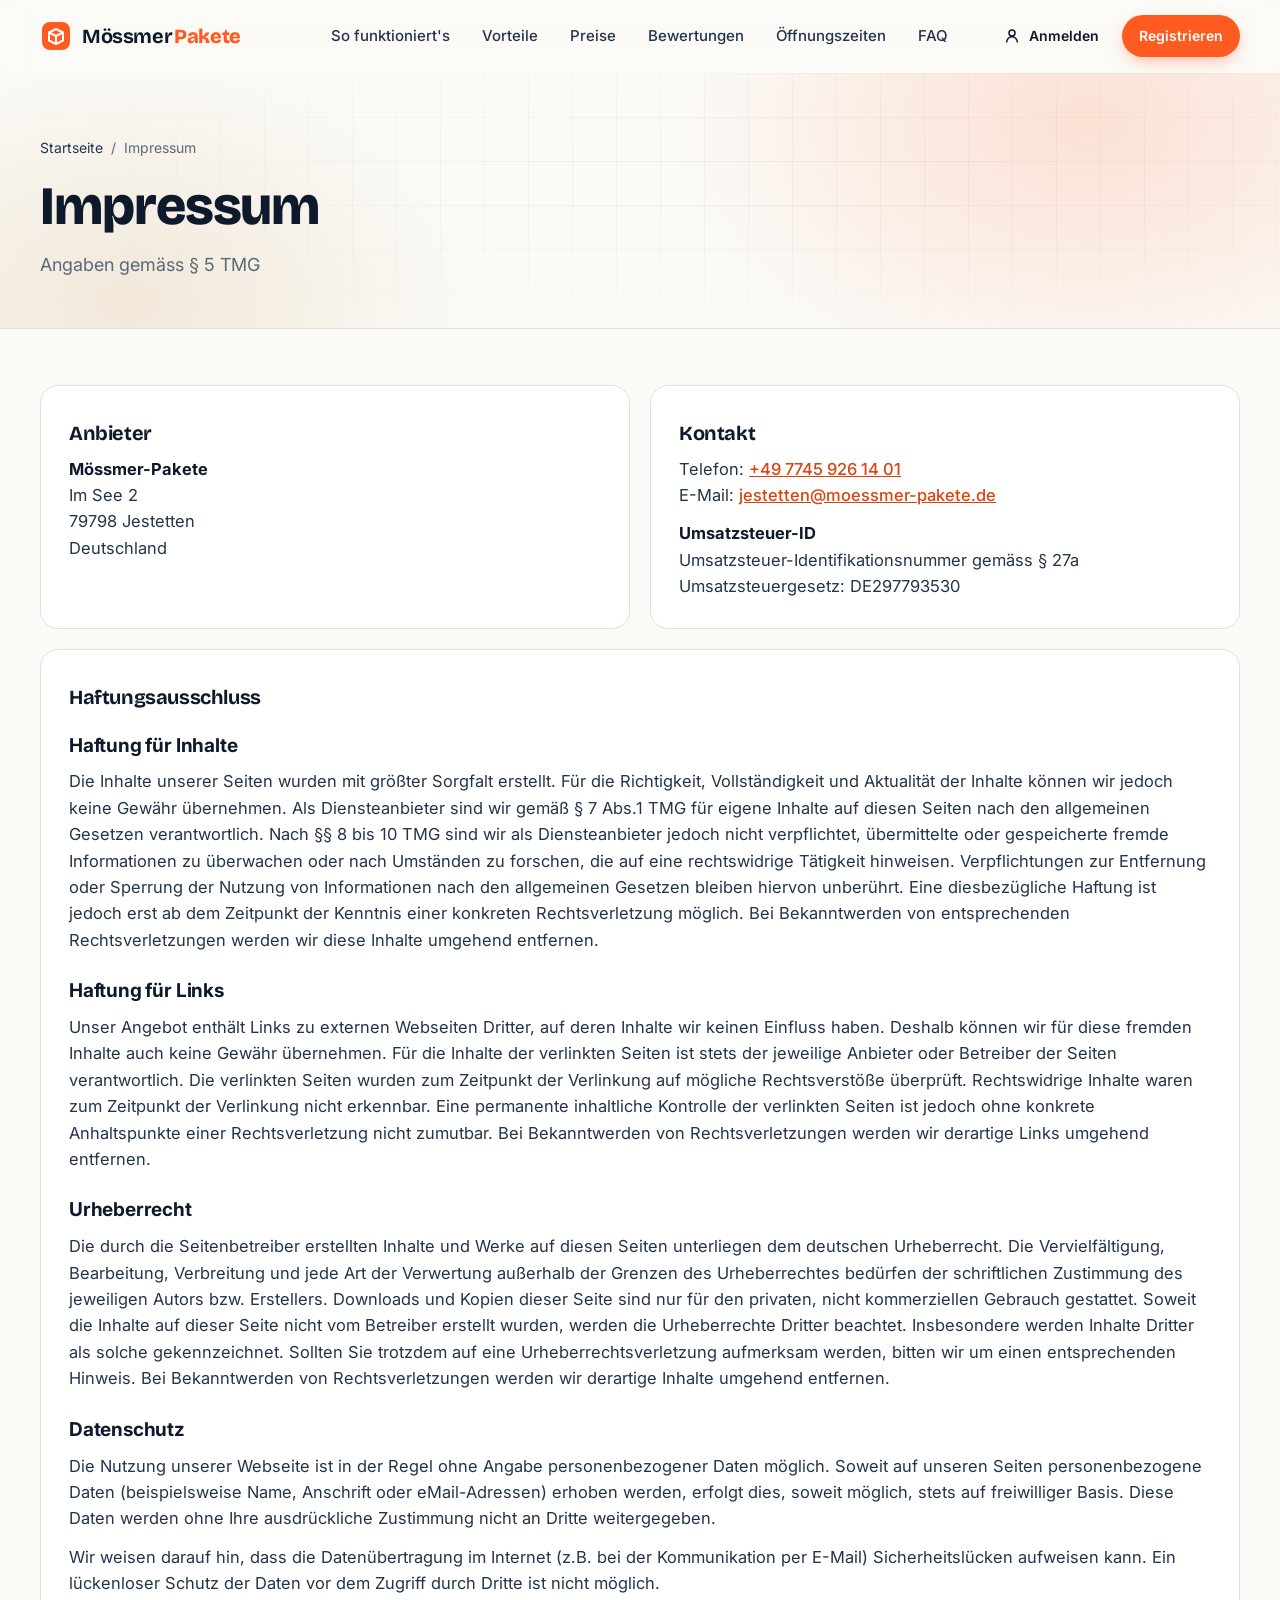
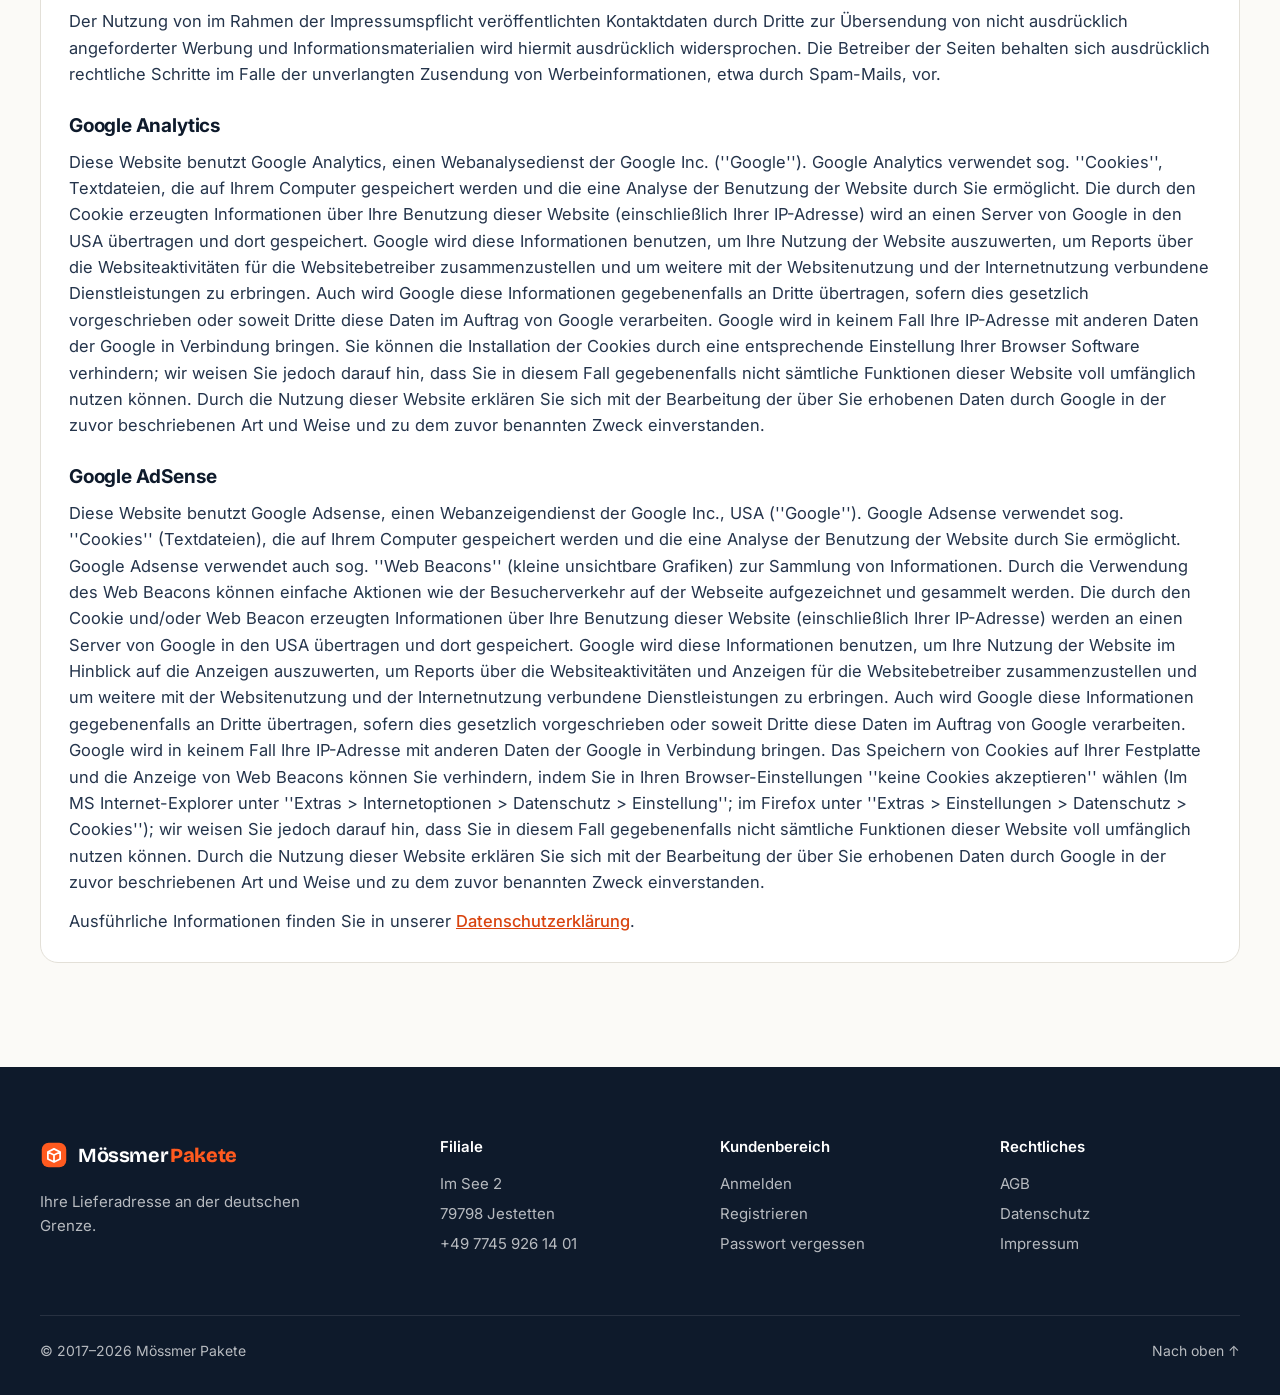
<file: impressum.html>
<!doctype html>
<html lang="de">
<head>
  <meta charset="utf-8">
  <meta name="viewport" content="width=device-width, initial-scale=1">
  <title>Impressum – Mössmer Pakete</title>
  <meta name="description" content="Impressum von Mössmer Pakete, Im See 2, 79798 Jestetten.">
  <meta name="theme-color" content="#0E1A2B">
  <link rel="icon" href="assets/favicon.svg" type="image/svg+xml">
  <link rel="preconnect" href="https://fonts.googleapis.com">
  <link rel="preconnect" href="https://fonts.gstatic.com" crossorigin>
  <link href="https://fonts.googleapis.com/css2?family=Bricolage+Grotesque:opsz,wght@12..96,500;12..96,700;12..96,800&family=Inter:wght@400;500;600;700&display=swap" rel="stylesheet">
  <link rel="stylesheet" href="assets/styles.css">
</head>
<body id="top">
  <a class="skip" href="#main">Zum Inhalt springen</a>

  <header class="header" id="top">
    <div class="container header__inner">
      <a class="brand" href="index.html" aria-label="Mössmer Pakete – Startseite">
        <span class="brand__mark" aria-hidden="true">
          <svg viewBox="0 0 32 32" width="32" height="32"><rect x="2" y="2" width="28" height="28" rx="8" fill="currentColor"/><path d="M9 12.5 16 9l7 3.5v8L16 24l-7-3.5z" fill="none" stroke="#fff" stroke-width="2" stroke-linejoin="round"/><path d="M9 12.5 16 16l7-3.5M16 16v8" fill="none" stroke="#fff" stroke-width="2" stroke-linejoin="round"/></svg>
        </span>
        <span class="brand__text">Mössmer<b>Pakete</b></span>
      </a>

      <nav class="nav" id="nav" aria-label="Hauptnavigation">
        <a href="index.html#ablauf">So funktioniert's</a>
        <a href="index.html#vorteile">Vorteile</a>
        <a href="index.html#preise">Preise</a>
        <a href="index.html#bewertungen">Bewertungen</a>
        <a href="index.html#filiale">Öffnungszeiten</a>
        <a href="index.html#faq">FAQ</a>
        <div class="nav__mobile-cta">
          <a class="btn btn--ghost" href="login.html">Anmelden</a>
          <a class="btn btn--primary" href="registrieren.html">Kostenlos registrieren</a>
        </div>
      </nav>

      <div class="header__actions">
        <a class="btn btn--ghost btn--sm" href="login.html">
          <svg viewBox="0 0 24 24" width="18" height="18" aria-hidden="true"><path d="M12 12a4 4 0 1 0 0-8 4 4 0 0 0 0 8Zm-7 8a7 7 0 0 1 14 0" fill="none" stroke="currentColor" stroke-width="2" stroke-linecap="round"/></svg>
          Anmelden
        </a>
        <a class="btn btn--primary btn--sm" href="registrieren.html">Registrieren</a>
      </div>

      <button class="burger" type="button" aria-controls="nav" aria-expanded="false" aria-label="Menü öffnen">
        <span></span><span></span><span></span>
      </button>
    </div>
  </header>

  <main id="main">
    <section class="page-hero">
      <div class="hero__bg" aria-hidden="true"></div>
      <div class="container">
        <nav class="crumbs" aria-label="Brotkrumen"><a href="index.html">Startseite</a><span>/</span><span>Impressum</span></nav>
        <h1>Impressum</h1>
        <p>Angaben gemäss § 5 TMG</p>
      </div>
    </section>
    <div class="container legal legal--single">
      <article class="prose" style="max-width:none">
        <div class="legal__grid">
          <div class="legal__card">
            <h2>Anbieter</h2>
            <p><strong>Mössmer-Pakete</strong><br>Im See 2<br>79798 Jestetten<br>Deutschland</p>
          </div>
          <div class="legal__card">
            <h2>Kontakt</h2>
            <p>Telefon: <a href="tel:+4977459261401">+49 7745 926 14 01</a><br>E-Mail: <a href="mailto:jestetten@moessmer-pakete.de">jestetten@moessmer-pakete.de</a></p>
            <p><strong>Umsatzsteuer-ID</strong><br>Umsatzsteuer-Identifikationsnummer gemäss § 27a Umsatzsteuergesetz: DE297793530</p>
          </div>
        </div>
        <div class="legal__card" style="margin-top:20px">
          <h2>Haftungsausschluss</h2>
          <h3>Haftung für Inhalte</h3>
          <p>Die Inhalte unserer Seiten wurden mit größter Sorgfalt erstellt. Für die Richtigkeit, Vollständigkeit und Aktualität der Inhalte können wir jedoch keine Gewähr übernehmen. Als Diensteanbieter sind wir gemäß § 7 Abs.1 TMG für eigene Inhalte auf diesen Seiten nach den allgemeinen Gesetzen verantwortlich. Nach §§ 8 bis 10 TMG sind wir als Diensteanbieter jedoch nicht verpflichtet, übermittelte oder gespeicherte fremde Informationen zu überwachen oder nach Umständen zu forschen, die auf eine rechtswidrige Tätigkeit hinweisen. Verpflichtungen zur Entfernung oder Sperrung der Nutzung von Informationen nach den allgemeinen Gesetzen bleiben hiervon unberührt. Eine diesbezügliche Haftung ist jedoch erst ab dem Zeitpunkt der Kenntnis einer konkreten Rechtsverletzung möglich. Bei Bekanntwerden von entsprechenden Rechtsverletzungen werden wir diese Inhalte umgehend entfernen.</p>
          <h3>Haftung für Links</h3>
          <p>Unser Angebot enthält Links zu externen Webseiten Dritter, auf deren Inhalte wir keinen Einfluss haben. Deshalb können wir für diese fremden Inhalte auch keine Gewähr übernehmen. Für die Inhalte der verlinkten Seiten ist stets der jeweilige Anbieter oder Betreiber der Seiten verantwortlich. Die verlinkten Seiten wurden zum Zeitpunkt der Verlinkung auf mögliche Rechtsverstöße überprüft. Rechtswidrige Inhalte waren zum Zeitpunkt der Verlinkung nicht erkennbar. Eine permanente inhaltliche Kontrolle der verlinkten Seiten ist jedoch ohne konkrete Anhaltspunkte einer Rechtsverletzung nicht zumutbar. Bei Bekanntwerden von Rechtsverletzungen werden wir derartige Links umgehend entfernen.</p>
          <h3>Urheberrecht</h3>
          <p>Die durch die Seitenbetreiber erstellten Inhalte und Werke auf diesen Seiten unterliegen dem deutschen Urheberrecht. Die Vervielfältigung, Bearbeitung, Verbreitung und jede Art der Verwertung außerhalb der Grenzen des Urheberrechtes bedürfen der schriftlichen Zustimmung des jeweiligen Autors bzw. Erstellers. Downloads und Kopien dieser Seite sind nur für den privaten, nicht kommerziellen Gebrauch gestattet. Soweit die Inhalte auf dieser Seite nicht vom Betreiber erstellt wurden, werden die Urheberrechte Dritter beachtet. Insbesondere werden Inhalte Dritter als solche gekennzeichnet. Sollten Sie trotzdem auf eine Urheberrechtsverletzung aufmerksam werden, bitten wir um einen entsprechenden Hinweis. Bei Bekanntwerden von Rechtsverletzungen werden wir derartige Inhalte umgehend entfernen.</p>
          <h3>Datenschutz</h3>
          <p>Die Nutzung unserer Webseite ist in der Regel ohne Angabe personenbezogener Daten möglich. Soweit auf unseren Seiten personenbezogene Daten (beispielsweise Name, Anschrift oder eMail-Adressen) erhoben werden, erfolgt dies, soweit möglich, stets auf freiwilliger Basis. Diese Daten werden ohne Ihre ausdrückliche Zustimmung nicht an Dritte weitergegeben.</p>
          <p>Wir weisen darauf hin, dass die Datenübertragung im Internet (z.B. bei der Kommunikation per E-Mail) Sicherheitslücken aufweisen kann. Ein lückenloser Schutz der Daten vor dem Zugriff durch Dritte ist nicht möglich.</p>
          <p>Der Nutzung von im Rahmen der Impressumspflicht veröffentlichten Kontaktdaten durch Dritte zur Übersendung von nicht ausdrücklich angeforderter Werbung und Informationsmaterialien wird hiermit ausdrücklich widersprochen. Die Betreiber der Seiten behalten sich ausdrücklich rechtliche Schritte im Falle der unverlangten Zusendung von Werbeinformationen, etwa durch Spam-Mails, vor.</p>
          <h3>Google Analytics</h3>
          <p>Diese Website benutzt Google Analytics, einen Webanalysedienst der Google Inc. (''Google''). Google Analytics verwendet sog. ''Cookies'', Textdateien, die auf Ihrem Computer gespeichert werden und die eine Analyse der Benutzung der Website durch Sie ermöglicht. Die durch den Cookie erzeugten Informationen über Ihre Benutzung dieser Website (einschließlich Ihrer IP-Adresse) wird an einen Server von Google in den USA übertragen und dort gespeichert. Google wird diese Informationen benutzen, um Ihre Nutzung der Website auszuwerten, um Reports über die Websiteaktivitäten für die Websitebetreiber zusammenzustellen und um weitere mit der Websitenutzung und der Internetnutzung verbundene Dienstleistungen zu erbringen. Auch wird Google diese Informationen gegebenenfalls an Dritte übertragen, sofern dies gesetzlich vorgeschrieben oder soweit Dritte diese Daten im Auftrag von Google verarbeiten. Google wird in keinem Fall Ihre IP-Adresse mit anderen Daten der Google in Verbindung bringen. Sie können die Installation der Cookies durch eine entsprechende Einstellung Ihrer Browser Software verhindern; wir weisen Sie jedoch darauf hin, dass Sie in diesem Fall gegebenenfalls nicht sämtliche Funktionen dieser Website voll umfänglich nutzen können. Durch die Nutzung dieser Website erklären Sie sich mit der Bearbeitung der über Sie erhobenen Daten durch Google in der zuvor beschriebenen Art und Weise und zu dem zuvor benannten Zweck einverstanden.</p>
          <h3>Google AdSense</h3>
          <p>Diese Website benutzt Google Adsense, einen Webanzeigendienst der Google Inc., USA (''Google''). Google Adsense verwendet sog. ''Cookies'' (Textdateien), die auf Ihrem Computer gespeichert werden und die eine Analyse der Benutzung der Website durch Sie ermöglicht. Google Adsense verwendet auch sog. ''Web Beacons'' (kleine unsichtbare Grafiken) zur Sammlung von Informationen. Durch die Verwendung des Web Beacons können einfache Aktionen wie der Besucherverkehr auf der Webseite aufgezeichnet und gesammelt werden. Die durch den Cookie und/oder Web Beacon erzeugten Informationen über Ihre Benutzung dieser Website (einschließlich Ihrer IP-Adresse) werden an einen Server von Google in den USA übertragen und dort gespeichert. Google wird diese Informationen benutzen, um Ihre Nutzung der Website im Hinblick auf die Anzeigen auszuwerten, um Reports über die Websiteaktivitäten und Anzeigen für die Websitebetreiber zusammenzustellen und um weitere mit der Websitenutzung und der Internetnutzung verbundene Dienstleistungen zu erbringen. Auch wird Google diese Informationen gegebenenfalls an Dritte übertragen, sofern dies gesetzlich vorgeschrieben oder soweit Dritte diese Daten im Auftrag von Google verarbeiten. Google wird in keinem Fall Ihre IP-Adresse mit anderen Daten der Google in Verbindung bringen. Das Speichern von Cookies auf Ihrer Festplatte und die Anzeige von Web Beacons können Sie verhindern, indem Sie in Ihren Browser-Einstellungen ''keine Cookies akzeptieren'' wählen (Im MS Internet-Explorer unter ''Extras &gt; Internetoptionen &gt; Datenschutz &gt; Einstellung''; im Firefox unter ''Extras &gt; Einstellungen &gt; Datenschutz &gt; Cookies''); wir weisen Sie jedoch darauf hin, dass Sie in diesem Fall gegebenenfalls nicht sämtliche Funktionen dieser Website voll umfänglich nutzen können. Durch die Nutzung dieser Website erklären Sie sich mit der Bearbeitung der über Sie erhobenen Daten durch Google in der zuvor beschriebenen Art und Weise und zu dem zuvor benannten Zweck einverstanden.</p>
          <p>Ausführliche Informationen finden Sie in unserer <a href="datenschutz.html">Datenschutzerklärung</a>.</p>
        </div>
      </article>
    </div>
  </main>

  <footer class="footer">
    <div class="container footer__inner">
      <div>
        <a class="brand brand--light" href="index.html">
          <span class="brand__mark" aria-hidden="true"><svg viewBox="0 0 32 32" width="28" height="28"><rect x="2" y="2" width="28" height="28" rx="8" fill="currentColor"/><path d="M9 12.5 16 9l7 3.5v8L16 24l-7-3.5zM9 12.5 16 16l7-3.5M16 16v8" fill="none" stroke="#fff" stroke-width="2" stroke-linejoin="round"/></svg></span>
          <span class="brand__text">Mössmer<b>Pakete</b></span>
        </a>
        <p class="footer__claim">Ihre Lieferadresse an der deutschen Grenze.</p>
      </div>
      <div>
        <h4>Filiale</h4>
        <p>Im See 2<br>79798 Jestetten<br><a href="tel:+4977459261401">+49 7745 926 14 01</a></p>
      </div>
      <div>
        <h4>Kundenbereich</h4>
        <p><a class="linklike" href="login.html">Anmelden</a><br><a href="registrieren.html">Registrieren</a><br><a href="passwort.html">Passwort vergessen</a></p>
      </div>
      <div>
        <h4>Rechtliches</h4>
        <p><a href="agb.html">AGB</a><br><a href="datenschutz.html">Datenschutz</a><br><a href="impressum.html">Impressum</a></p>
      </div>
    </div>
    <div class="container footer__bottom">
      <span>© 2017–<span data-year>2026</span> Mössmer Pakete</span>
      <a href="#top">Nach oben ↑</a>
    </div>
  </footer>

  <script src="assets/app.js" defer></script>
</body>
</html>
</file>
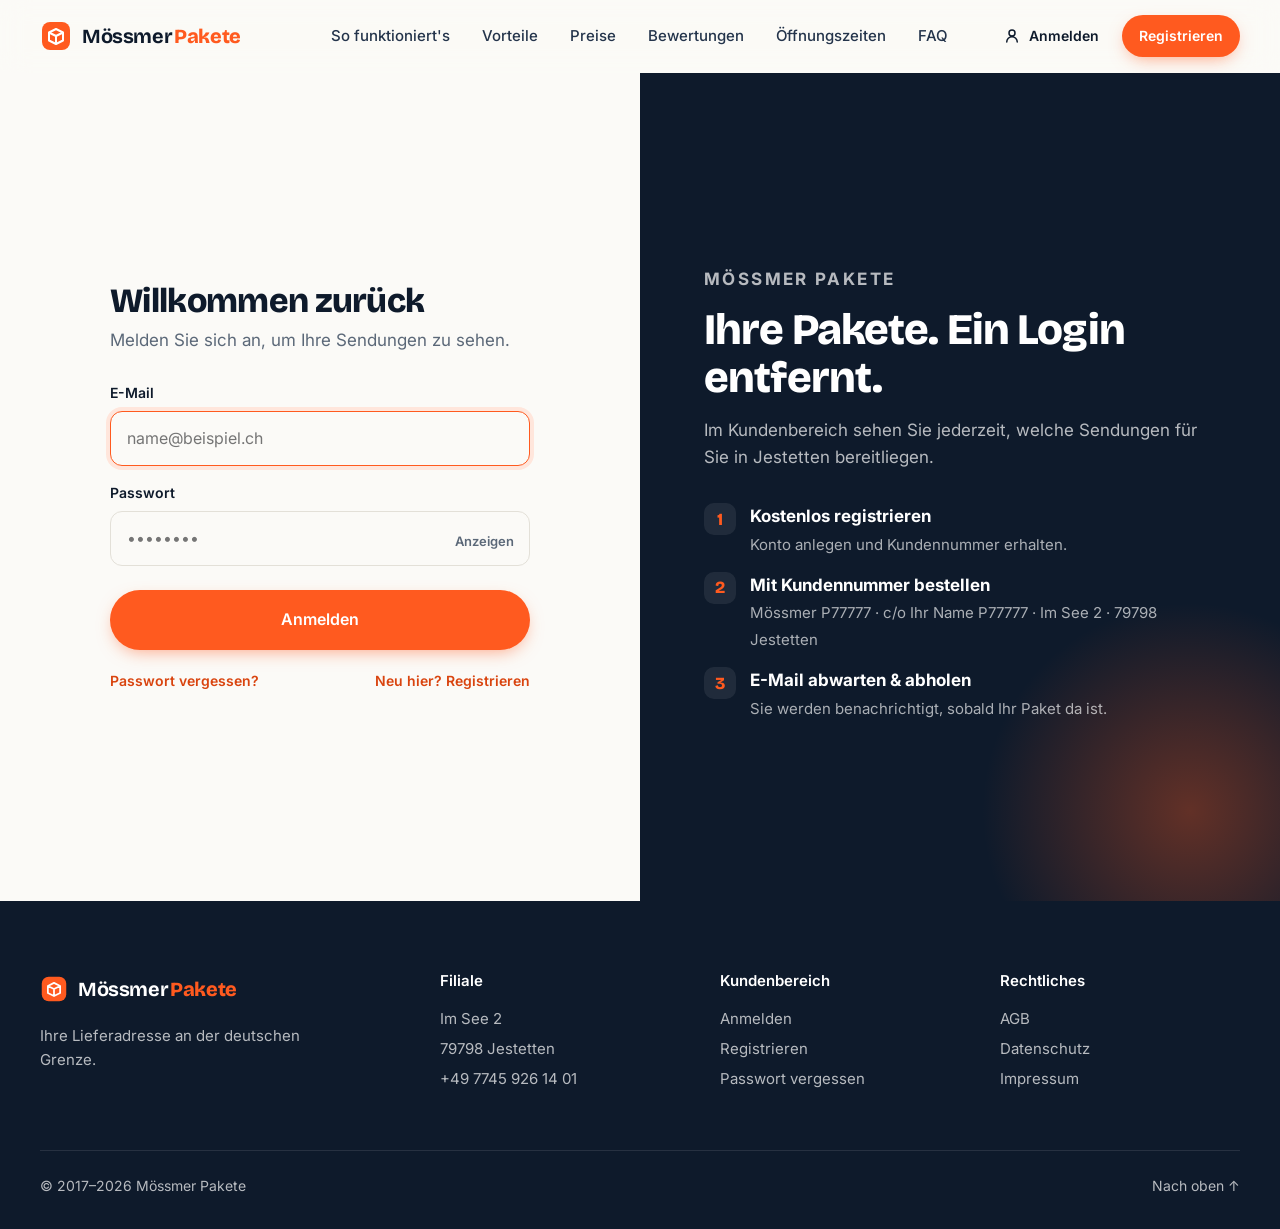
<file: login.html>
<!doctype html>
<html lang="de">
<head>
  <meta charset="utf-8">
  <meta name="viewport" content="width=device-width, initial-scale=1">
  <title>Anmelden – Mössmer Pakete</title>
  <meta name="description" content="Im Kundenbereich von Mössmer Pakete anmelden.">
  <meta name="theme-color" content="#0E1A2B">
  <meta name="robots" content="noindex">
  <link rel="icon" href="assets/favicon.svg" type="image/svg+xml">
  <link rel="preconnect" href="https://fonts.googleapis.com">
  <link rel="preconnect" href="https://fonts.gstatic.com" crossorigin>
  <link href="https://fonts.googleapis.com/css2?family=Bricolage+Grotesque:opsz,wght@12..96,500;12..96,700;12..96,800&family=Inter:wght@400;500;600;700&display=swap" rel="stylesheet">
  <link rel="stylesheet" href="assets/styles.css">
</head>
<body id="top">
  <a class="skip" href="#main">Zum Inhalt springen</a>

  <header class="header" id="top">
    <div class="container header__inner">
      <a class="brand" href="index.html" aria-label="Mössmer Pakete – Startseite">
        <span class="brand__mark" aria-hidden="true">
          <svg viewBox="0 0 32 32" width="32" height="32"><rect x="2" y="2" width="28" height="28" rx="8" fill="currentColor"/><path d="M9 12.5 16 9l7 3.5v8L16 24l-7-3.5z" fill="none" stroke="#fff" stroke-width="2" stroke-linejoin="round"/><path d="M9 12.5 16 16l7-3.5M16 16v8" fill="none" stroke="#fff" stroke-width="2" stroke-linejoin="round"/></svg>
        </span>
        <span class="brand__text">Mössmer<b>Pakete</b></span>
      </a>

      <nav class="nav" id="nav" aria-label="Hauptnavigation">
        <a href="index.html#ablauf">So funktioniert's</a>
        <a href="index.html#vorteile">Vorteile</a>
        <a href="index.html#preise">Preise</a>
        <a href="index.html#bewertungen">Bewertungen</a>
        <a href="index.html#filiale">Öffnungszeiten</a>
        <a href="index.html#faq">FAQ</a>
        <div class="nav__mobile-cta">
          <a class="btn btn--ghost" href="login.html">Anmelden</a>
          <a class="btn btn--primary" href="registrieren.html">Kostenlos registrieren</a>
        </div>
      </nav>

      <div class="header__actions">
        <a class="btn btn--ghost btn--sm" href="login.html">
          <svg viewBox="0 0 24 24" width="18" height="18" aria-hidden="true"><path d="M12 12a4 4 0 1 0 0-8 4 4 0 0 0 0 8Zm-7 8a7 7 0 0 1 14 0" fill="none" stroke="currentColor" stroke-width="2" stroke-linecap="round"/></svg>
          Anmelden
        </a>
        <a class="btn btn--primary btn--sm" href="registrieren.html">Registrieren</a>
      </div>

      <button class="burger" type="button" aria-controls="nav" aria-expanded="false" aria-label="Menü öffnen">
        <span></span><span></span><span></span>
      </button>
    </div>
  </header>

  <main id="main">
    <div class="auth">
      <div class="auth__main">
        <div class="auth__box">
          <h1>Willkommen zurück</h1>
          <p class="dialog__sub">Melden Sie sich an, um Ihre Sendungen zu sehen.</p>
          <form class="login" method="post" action="https://www.moessmer-pakete.de/">
            <label>
              <span>E-Mail</span>
              <input type="email" name="txtemail" autocomplete="email" required autofocus placeholder="name@beispiel.ch">
            </label>
            <label class="pw">
              <span>Passwort</span>
              <input type="password" name="txtupass" autocomplete="current-password" required placeholder="••••••••">
              <button type="button" data-toggle-pw>Anzeigen</button>
            </label>
            <button class="btn btn--primary btn--block btn--lg" type="submit" name="btn-login">Anmelden</button>
          </form>
          <div class="dialog__links">
            <a href="passwort.html">Passwort vergessen?</a>
            <a href="registrieren.html">Neu hier? Registrieren</a>
          </div>
        </div>
      </div>
      <aside class="auth__aside">
        <p class="eyebrow eyebrow--light">Mössmer Pakete</p>
        <h2>Ihre Pakete. Ein Login entfernt.</h2>
        <p>Im Kundenbereich sehen Sie jederzeit, welche Sendungen für Sie in Jestetten bereitliegen.</p>
        <ul class="auth__list">
          <li><i>1</i><div><b>Kostenlos registrieren</b><span>Konto anlegen und Kundennummer erhalten.</span></div></li>
          <li><i>2</i><div><b>Mit Kundennummer bestellen</b><span>Mössmer P77777 · c/o Ihr Name P77777 · Im See 2 · 79798 Jestetten</span></div></li>
          <li><i>3</i><div><b>E-Mail abwarten &amp; abholen</b><span>Sie werden benachrichtigt, sobald Ihr Paket da ist.</span></div></li>
        </ul>
      </aside>
    </div>
  </main>

  <footer class="footer">
    <div class="container footer__inner">
      <div>
        <a class="brand brand--light" href="index.html">
          <span class="brand__mark" aria-hidden="true"><svg viewBox="0 0 32 32" width="28" height="28"><rect x="2" y="2" width="28" height="28" rx="8" fill="currentColor"/><path d="M9 12.5 16 9l7 3.5v8L16 24l-7-3.5zM9 12.5 16 16l7-3.5M16 16v8" fill="none" stroke="#fff" stroke-width="2" stroke-linejoin="round"/></svg></span>
          <span class="brand__text">Mössmer<b>Pakete</b></span>
        </a>
        <p class="footer__claim">Ihre Lieferadresse an der deutschen Grenze.</p>
      </div>
      <div>
        <h4>Filiale</h4>
        <p>Im See 2<br>79798 Jestetten<br><a href="tel:+4977459261401">+49 7745 926 14 01</a></p>
      </div>
      <div>
        <h4>Kundenbereich</h4>
        <p><a class="linklike" href="login.html">Anmelden</a><br><a href="registrieren.html">Registrieren</a><br><a href="passwort.html">Passwort vergessen</a></p>
      </div>
      <div>
        <h4>Rechtliches</h4>
        <p><a href="agb.html">AGB</a><br><a href="datenschutz.html">Datenschutz</a><br><a href="impressum.html">Impressum</a></p>
      </div>
    </div>
    <div class="container footer__bottom">
      <span>© 2017–<span data-year>2026</span> Mössmer Pakete</span>
      <a href="#top">Nach oben ↑</a>
    </div>
  </footer>

  <script src="assets/app.js" defer></script>
</body>
</html>
</file>
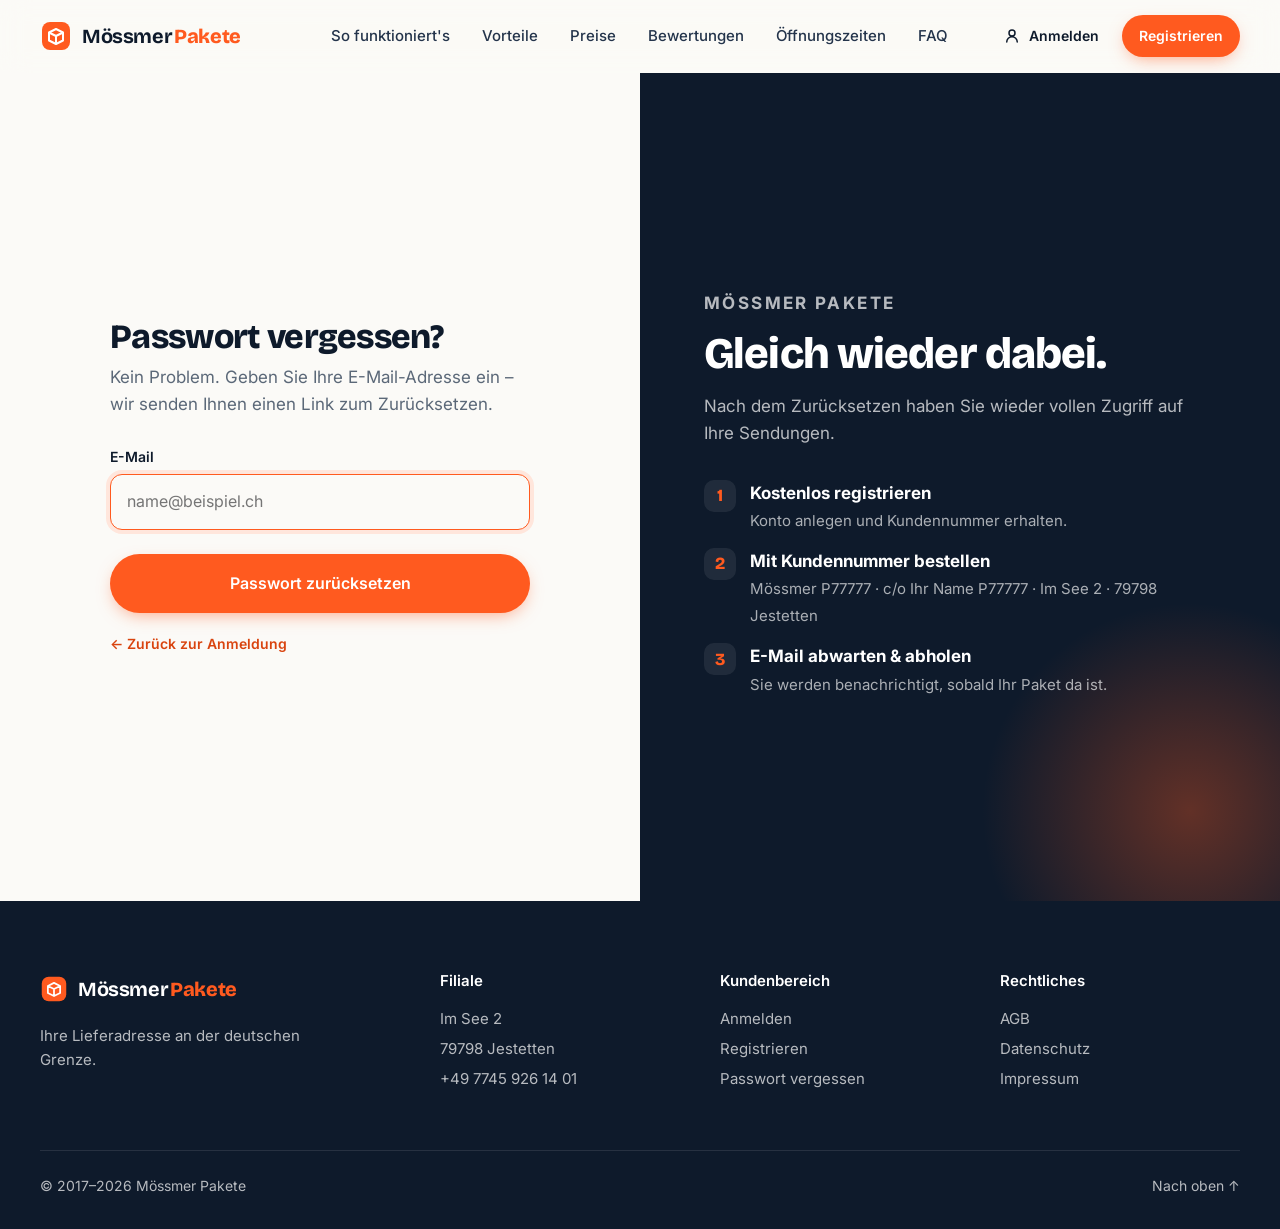
<file: passwort.html>
<!doctype html>
<html lang="de">
<head>
  <meta charset="utf-8">
  <meta name="viewport" content="width=device-width, initial-scale=1">
  <title>Passwort vergessen – Mössmer Pakete</title>
  <meta name="description" content="Passwort für den Kundenbereich von Mössmer Pakete zurücksetzen.">
  <meta name="theme-color" content="#0E1A2B">
  <meta name="robots" content="noindex">
  <link rel="icon" href="assets/favicon.svg" type="image/svg+xml">
  <link rel="preconnect" href="https://fonts.googleapis.com">
  <link rel="preconnect" href="https://fonts.gstatic.com" crossorigin>
  <link href="https://fonts.googleapis.com/css2?family=Bricolage+Grotesque:opsz,wght@12..96,500;12..96,700;12..96,800&family=Inter:wght@400;500;600;700&display=swap" rel="stylesheet">
  <link rel="stylesheet" href="assets/styles.css">
</head>
<body id="top">
  <a class="skip" href="#main">Zum Inhalt springen</a>

  <header class="header" id="top">
    <div class="container header__inner">
      <a class="brand" href="index.html" aria-label="Mössmer Pakete – Startseite">
        <span class="brand__mark" aria-hidden="true">
          <svg viewBox="0 0 32 32" width="32" height="32"><rect x="2" y="2" width="28" height="28" rx="8" fill="currentColor"/><path d="M9 12.5 16 9l7 3.5v8L16 24l-7-3.5z" fill="none" stroke="#fff" stroke-width="2" stroke-linejoin="round"/><path d="M9 12.5 16 16l7-3.5M16 16v8" fill="none" stroke="#fff" stroke-width="2" stroke-linejoin="round"/></svg>
        </span>
        <span class="brand__text">Mössmer<b>Pakete</b></span>
      </a>

      <nav class="nav" id="nav" aria-label="Hauptnavigation">
        <a href="index.html#ablauf">So funktioniert's</a>
        <a href="index.html#vorteile">Vorteile</a>
        <a href="index.html#preise">Preise</a>
        <a href="index.html#bewertungen">Bewertungen</a>
        <a href="index.html#filiale">Öffnungszeiten</a>
        <a href="index.html#faq">FAQ</a>
        <div class="nav__mobile-cta">
          <a class="btn btn--ghost" href="login.html">Anmelden</a>
          <a class="btn btn--primary" href="registrieren.html">Kostenlos registrieren</a>
        </div>
      </nav>

      <div class="header__actions">
        <a class="btn btn--ghost btn--sm" href="login.html">
          <svg viewBox="0 0 24 24" width="18" height="18" aria-hidden="true"><path d="M12 12a4 4 0 1 0 0-8 4 4 0 0 0 0 8Zm-7 8a7 7 0 0 1 14 0" fill="none" stroke="currentColor" stroke-width="2" stroke-linecap="round"/></svg>
          Anmelden
        </a>
        <a class="btn btn--primary btn--sm" href="registrieren.html">Registrieren</a>
      </div>

      <button class="burger" type="button" aria-controls="nav" aria-expanded="false" aria-label="Menü öffnen">
        <span></span><span></span><span></span>
      </button>
    </div>
  </header>

  <main id="main">
    <div class="auth">
      <div class="auth__main">
        <div class="auth__box">
          <h1>Passwort vergessen?</h1>
          <p class="dialog__sub">Kein Problem. Geben Sie Ihre E-Mail-Adresse ein – wir senden Ihnen einen Link zum Zurücksetzen.</p>
          <form class="login" method="post" action="https://www.moessmer-pakete.de/fpass">
            <label>
              <span>E-Mail</span>
              <input type="email" name="txtemail" autocomplete="email" required autofocus placeholder="name@beispiel.ch">
            </label>
            <button class="btn btn--primary btn--block btn--lg" type="submit" name="btn-submit">Passwort zurücksetzen</button>
          </form>
          <div class="dialog__links">
            <a href="login.html">← Zurück zur Anmeldung</a>
          </div>
        </div>
      </div>
      <aside class="auth__aside">
        <p class="eyebrow eyebrow--light">Mössmer Pakete</p>
        <h2>Gleich wieder dabei.</h2>
        <p>Nach dem Zurücksetzen haben Sie wieder vollen Zugriff auf Ihre Sendungen.</p>
        <ul class="auth__list">
          <li><i>1</i><div><b>Kostenlos registrieren</b><span>Konto anlegen und Kundennummer erhalten.</span></div></li>
          <li><i>2</i><div><b>Mit Kundennummer bestellen</b><span>Mössmer P77777 · c/o Ihr Name P77777 · Im See 2 · 79798 Jestetten</span></div></li>
          <li><i>3</i><div><b>E-Mail abwarten &amp; abholen</b><span>Sie werden benachrichtigt, sobald Ihr Paket da ist.</span></div></li>
        </ul>
      </aside>
    </div>
  </main>

  <footer class="footer">
    <div class="container footer__inner">
      <div>
        <a class="brand brand--light" href="index.html">
          <span class="brand__mark" aria-hidden="true"><svg viewBox="0 0 32 32" width="28" height="28"><rect x="2" y="2" width="28" height="28" rx="8" fill="currentColor"/><path d="M9 12.5 16 9l7 3.5v8L16 24l-7-3.5zM9 12.5 16 16l7-3.5M16 16v8" fill="none" stroke="#fff" stroke-width="2" stroke-linejoin="round"/></svg></span>
          <span class="brand__text">Mössmer<b>Pakete</b></span>
        </a>
        <p class="footer__claim">Ihre Lieferadresse an der deutschen Grenze.</p>
      </div>
      <div>
        <h4>Filiale</h4>
        <p>Im See 2<br>79798 Jestetten<br><a href="tel:+4977459261401">+49 7745 926 14 01</a></p>
      </div>
      <div>
        <h4>Kundenbereich</h4>
        <p><a class="linklike" href="login.html">Anmelden</a><br><a href="registrieren.html">Registrieren</a><br><a href="passwort.html">Passwort vergessen</a></p>
      </div>
      <div>
        <h4>Rechtliches</h4>
        <p><a href="agb.html">AGB</a><br><a href="datenschutz.html">Datenschutz</a><br><a href="impressum.html">Impressum</a></p>
      </div>
    </div>
    <div class="container footer__bottom">
      <span>© 2017–<span data-year>2026</span> Mössmer Pakete</span>
      <a href="#top">Nach oben ↑</a>
    </div>
  </footer>

  <script src="assets/app.js" defer></script>
</body>
</html>
</file>
<file: assets/styles.css>
/* ==========================================================================
   Mössmer Pakete – Redesign
   ========================================================================== */

:root {
  --ink: #0e1a2b;
  --ink-2: #24344b;
  --muted: #5b6878;
  --line: #e3e0d8;
  --bg: #fbfaf7;
  --tint: #f3f0e8;
  --card: #ffffff;
  --accent: #ff5a1f;
  --accent-ink: #d9440f;
  --accent-soft: #ffe6dc;
  --kraft: #d8b98c;
  --ok: #17a34a;
  --bad: #dc2626;

  --radius: 18px;
  --radius-sm: 12px;
  --shadow: 0 1px 2px rgba(14, 26, 43, .06), 0 8px 24px rgba(14, 26, 43, .08);
  --shadow-lg: 0 24px 60px -12px rgba(14, 26, 43, .28);

  --font: "Inter", system-ui, -apple-system, "Segoe UI", Roboto, sans-serif;
  --display: "Bricolage Grotesque", var(--font);
}

*,
*::before,
*::after { box-sizing: border-box; }

html { scroll-behavior: smooth; scroll-padding-top: 88px; -webkit-text-size-adjust: 100%; }

body {
  margin: 0;
  font-family: var(--font);
  font-size: 17px;
  line-height: 1.6;
  color: var(--ink);
  background: var(--bg);
  -webkit-font-smoothing: antialiased;
}

img, svg { display: block; max-width: 100%; }
a { color: inherit; }
h1, h2, h3, h4 { font-family: var(--display); line-height: 1.1; margin: 0; letter-spacing: -.02em; }
p { margin: 0; }
button { font: inherit; cursor: pointer; }

.container { width: min(1200px, 100% - 40px); margin-inline: auto; }

.skip {
  position: absolute; left: 16px; top: -60px; z-index: 100;
  background: var(--ink); color: #fff; padding: 10px 16px; border-radius: 8px;
}
.skip:focus { top: 16px; }

:focus-visible { outline: 3px solid var(--accent); outline-offset: 3px; border-radius: 6px; }

/* ---------- Buttons ---------- */
.btn {
  display: inline-flex; align-items: center; justify-content: center; gap: 8px;
  padding: 12px 20px; border-radius: 999px; border: 1.5px solid transparent;
  font-weight: 600; font-size: 15px; text-decoration: none; white-space: nowrap;
  transition: transform .15s ease, background-color .15s ease, box-shadow .15s ease, color .15s ease;
}
.btn:active { transform: translateY(1px); }
.btn--sm { padding: 9px 16px; font-size: 14px; }
.btn--lg { padding: 16px 26px; font-size: 16px; }
.btn--block { width: 100%; }
.btn--primary { background: var(--accent); color: #fff; box-shadow: 0 6px 18px -6px rgba(255, 90, 31, .6); }
.btn--primary:hover { background: var(--accent-ink); }
.btn--ghost { background: transparent; color: var(--ink); }
.btn--ghost:hover { background: rgba(14, 26, 43, .06); }
.btn--light { background: #fff; color: var(--ink); border-color: var(--line); }
.btn--light:hover { border-color: var(--ink); }
.btn--outline-light { background: transparent; color: #fff; border-color: rgba(255, 255, 255, .35); }
.btn--outline-light:hover { border-color: #fff; background: rgba(255, 255, 255, .06); }

.linklike { background: none; border: 0; padding: 0; color: inherit; text-decoration: none; }
.linklike:hover { text-decoration: underline; }

/* ---------- Header ---------- */
.header {
  position: sticky; top: 0; z-index: 50;
  background: rgba(251, 250, 247, .82);
  backdrop-filter: saturate(160%) blur(14px);
  -webkit-backdrop-filter: saturate(160%) blur(14px);
  border-bottom: 1px solid transparent;
  transition: border-color .2s ease, box-shadow .2s ease;
}
.header.is-scrolled { border-bottom-color: var(--line); box-shadow: 0 4px 20px -12px rgba(14, 26, 43, .2); }
.header__inner { display: flex; align-items: center; gap: 24px; height: 72px; }

.brand { display: inline-flex; align-items: center; gap: 10px; text-decoration: none; color: var(--ink); }
.brand__mark { color: var(--accent); }
.brand__text { font-family: var(--display); font-weight: 700; font-size: 20px; letter-spacing: -.02em; }
.brand__text b { font-weight: 800; color: var(--accent); margin-left: 2px; }
.brand--light { color: #fff; }

.nav { display: flex; gap: 4px; margin-left: auto; }
.nav > a {
  padding: 8px 14px; border-radius: 999px; text-decoration: none;
  color: var(--ink-2); font-size: 15px; font-weight: 500;
}
.nav > a:hover, .nav > a.is-active { background: rgba(14, 26, 43, .06); color: var(--ink); }
.nav__mobile-cta { display: none; }
.header__actions { display: flex; gap: 6px; }

.burger { display: none; width: 44px; height: 44px; border: 0; background: transparent; margin-left: auto; position: relative; }
.burger span { position: absolute; left: 11px; right: 11px; height: 2px; background: var(--ink); border-radius: 2px; transition: transform .2s, opacity .2s; }
.burger span:nth-child(1) { top: 15px; }
.burger span:nth-child(2) { top: 21px; }
.burger span:nth-child(3) { top: 27px; }
.burger[aria-expanded="true"] span:nth-child(1) { transform: translateY(6px) rotate(45deg); }
.burger[aria-expanded="true"] span:nth-child(2) { opacity: 0; }
.burger[aria-expanded="true"] span:nth-child(3) { transform: translateY(-6px) rotate(-45deg); }

/* ---------- Status pill ---------- */
.status {
  display: inline-flex; align-items: center; gap: 10px;
  padding: 7px 14px 7px 12px; border-radius: 999px;
  background: #fff; border: 1px solid var(--line);
  font-size: 14px; font-weight: 500; color: var(--ink-2);
}
.status__dot { width: 9px; height: 9px; border-radius: 50%; background: var(--muted); flex: none; }
.status.is-open .status__dot { background: var(--ok); box-shadow: 0 0 0 0 rgba(23, 163, 74, .5); animation: pulse 2s infinite; }
.status.is-closed .status__dot { background: var(--bad); }
.status--small { padding: 5px 12px 5px 10px; font-size: 13px; }
@keyframes pulse {
  0% { box-shadow: 0 0 0 0 rgba(23, 163, 74, .5); }
  70% { box-shadow: 0 0 0 8px rgba(23, 163, 74, 0); }
  100% { box-shadow: 0 0 0 0 rgba(23, 163, 74, 0); }
}

/* ---------- Hero ---------- */
.hero { position: relative; overflow: hidden; padding: 72px 0 96px; }
.hero__bg {
  position: absolute; inset: 0; z-index: -1;
  background:
    radial-gradient(600px 400px at 85% 20%, rgba(255, 90, 31, .16), transparent 70%),
    radial-gradient(500px 360px at 10% 90%, rgba(216, 185, 140, .28), transparent 70%);
}
.hero__bg::after {
  content: ""; position: absolute; inset: 0;
  background-image: linear-gradient(rgba(14, 26, 43, .045) 1px, transparent 1px), linear-gradient(90deg, rgba(14, 26, 43, .045) 1px, transparent 1px);
  background-size: 44px 44px;
  mask-image: radial-gradient(ellipse at 60% 40%, #000 20%, transparent 75%);
  -webkit-mask-image: radial-gradient(ellipse at 60% 40%, #000 20%, transparent 75%);
}
.hero__grid { display: grid; grid-template-columns: 1.15fr .85fr; gap: 56px; align-items: center; }
.hero h1 { font-size: clamp(38px, 5.6vw, 68px); font-weight: 800; margin: 22px 0 22px; }
.hl { color: var(--accent); }
.lead { font-size: clamp(17px, 1.6vw, 20px); color: var(--ink-2); max-width: 36em; }
.hero__cta { display: flex; flex-wrap: wrap; gap: 12px; margin-top: 32px; }
.hero__facts { display: flex; flex-wrap: wrap; gap: 8px 24px; list-style: none; padding: 0; margin: 32px 0 0; color: var(--muted); font-size: 15px; }
.hero__facts li { display: flex; align-items: center; gap: 8px; }
.hero__facts li::before {
  content: ""; width: 18px; height: 18px; border-radius: 50%; flex: none;
  background: var(--accent-soft) url("data:image/svg+xml,%3Csvg xmlns='http://www.w3.org/2000/svg' viewBox='0 0 24 24'%3E%3Cpath d='m6 12 4 4 8-8' fill='none' stroke='%23d9440f' stroke-width='3' stroke-linecap='round' stroke-linejoin='round'/%3E%3C/svg%3E") center/12px no-repeat;
}
.hero__facts b { color: var(--ink); font-weight: 600; }

/* Shipping label visual */
.hero__visual { position: relative; padding: 32px 24px 48px; }
.label {
  position: relative; background: #fff; border-radius: 20px; box-shadow: var(--shadow-lg);
  transform: rotate(-3deg); max-width: 380px; margin-inline: auto; overflow: hidden;
  border: 1px solid var(--line);
}
.label::before {
  content: ""; position: absolute; inset: -40px -40px auto auto; width: 140px; height: 140px;
  background: repeating-linear-gradient(45deg, var(--kraft) 0 10px, #e9d5b3 10px 20px); opacity: .35;
  transform: rotate(10deg); border-radius: 24px;
}
.label__head {
  display: flex; justify-content: space-between; align-items: center;
  padding: 16px 22px; background: var(--ink); color: #fff;
  font-size: 12px; font-weight: 600; letter-spacing: .14em; text-transform: uppercase; position: relative;
}
.label__flag { background: var(--accent); padding: 3px 9px; border-radius: 6px; letter-spacing: .08em; }
.label__body { padding: 24px 22px 8px; position: relative; }
.label__muted { font-size: 12px; color: var(--muted); text-transform: uppercase; letter-spacing: .12em; font-weight: 600; }
.label__name { font-family: var(--display); font-size: 24px; font-weight: 700; margin: 4px 0 12px; }
.label__addr { font-size: 17px; line-height: 1.55; color: var(--ink-2); font-weight: 500; }
.label__foot { display: flex; justify-content: space-between; align-items: flex-end; padding: 18px 22px 22px; border-top: 2px dashed var(--line); margin-top: 18px; }
.barcode {
  width: 150px; height: 46px;
  background: repeating-linear-gradient(90deg, var(--ink) 0 2px, transparent 2px 4px, var(--ink) 4px 7px, transparent 7px 9px, var(--ink) 9px 10px, transparent 10px 13px);
}
.label__stamp {
  border: 2.5px solid var(--ok); color: var(--ok); font-weight: 800; font-size: 13px;
  text-transform: uppercase; letter-spacing: .1em; padding: 6px 10px; border-radius: 8px; transform: rotate(-8deg);
  font-family: var(--display);
}

.float-card {
  position: absolute; background: #fff; border-radius: 16px; box-shadow: var(--shadow);
  border: 1px solid var(--line); padding: 14px 16px; font-size: 14px;
}
.float-card--mail { left: -8px; bottom: 8px; display: flex; gap: 12px; align-items: center; animation: float 6s ease-in-out infinite; }
.float-card--mail b { display: block; font-size: 14px; }
.float-card--mail span:not(.float-card__icon) { color: var(--muted); font-size: 13px; }
.float-card__icon { width: 40px; height: 40px; border-radius: 12px; background: var(--accent-soft); color: var(--accent-ink); display: grid; place-items: center; flex: none; }
.float-card--route { right: -4px; top: 0; animation: float 7s ease-in-out infinite reverse; min-width: 190px; }
.route { display: flex; align-items: center; gap: 10px; font-weight: 600; }
.route + .route { margin-top: 6px; }
.route i { flex: 1; height: 2px; background: repeating-linear-gradient(90deg, var(--accent) 0 5px, transparent 5px 9px); }
.route span:last-child { color: var(--accent-ink); }
@keyframes float { 50% { transform: translateY(-8px); } }

/* ---------- Strip ---------- */
.strip { background: var(--ink); color: #fff; }
.strip__inner { display: grid; grid-template-columns: repeat(4, 1fr); }
.strip__inner > div { padding: 26px 24px; border-left: 1px solid rgba(255, 255, 255, .1); }
.strip__inner > div:first-child { border-left: 0; padding-left: 0; }
.strip b { display: block; font-family: var(--display); font-size: 18px; font-weight: 700; }
.strip span { color: rgba(255, 255, 255, .65); font-size: 14px; }

/* ---------- Sections ---------- */
.section { padding: 104px 0; }
.section--tint { background: var(--tint); }
.section__head { max-width: 680px; margin: 0 auto 56px; text-align: center; }
.section__head--left { text-align: left; margin: 0; }
.section__head h2 { font-size: clamp(32px, 4vw, 48px); font-weight: 800; }
.section__head p:not(.eyebrow) { color: var(--muted); margin-top: 16px; font-size: 18px; }
.section__head a { color: var(--accent-ink); font-weight: 600; }
.eyebrow {
  display: inline-block; font-size: 13px; font-weight: 700; letter-spacing: .14em; text-transform: uppercase;
  color: var(--accent-ink); margin-bottom: 14px;
}
.eyebrow--light { color: var(--accent); }

/* Steps */
.steps { list-style: none; padding: 0; margin: 0; display: grid; grid-template-columns: repeat(4, 1fr); gap: 20px; counter-reset: s; position: relative; }
.step { position: relative; background: var(--card); border: 1px solid var(--line); border-radius: var(--radius); padding: 28px 24px; transition: transform .2s, box-shadow .2s; }
.step:hover { transform: translateY(-4px); box-shadow: var(--shadow); }
.step__num { display: inline-grid; place-items: center; width: 48px; height: 48px; border-radius: 14px; background: var(--accent-soft); color: var(--accent-ink); font-family: var(--display); font-weight: 800; font-size: 18px; margin-bottom: 20px; }
.step h3 { font-size: 21px; font-weight: 700; margin-bottom: 8px; }
.step p { color: var(--muted); font-size: 15.5px; }
.step:not(:last-child)::after {
  content: ""; position: absolute; top: 52px; right: -21px; width: 22px; height: 2px;
  background: repeating-linear-gradient(90deg, var(--accent) 0 4px, transparent 4px 7px);
}

/* Bento */
.bento { display: grid; grid-template-columns: repeat(4, 1fr); gap: 20px; }
.tile { background: var(--card); border: 1px solid var(--line); border-radius: var(--radius); padding: 28px; display: flex; flex-direction: column; gap: 10px; }
.tile h3 { font-size: 20px; font-weight: 700; }
.tile p { color: var(--muted); font-size: 15.5px; }
.tile__icon { width: 48px; height: 48px; border-radius: 14px; background: var(--tint); display: grid; place-items: center; margin-bottom: 8px; }
.tile__icon svg { width: 24px; height: 24px; fill: none; stroke: var(--accent-ink); stroke-width: 2; stroke-linecap: round; stroke-linejoin: round; }
.tile--feature { grid-column: span 2; grid-row: span 2; background: linear-gradient(160deg, #fff 30%, var(--accent-soft)); justify-content: flex-end; min-height: 320px; position: relative; overflow: hidden; }
.tile--feature::before {
  content: "CH ⇄ DE"; position: absolute; top: 24px; right: 28px;
  font-family: var(--display); font-weight: 800; font-size: 64px; color: rgba(255, 90, 31, .12); letter-spacing: -.03em;
}
.tile--feature h3 { font-size: 30px; max-width: 14em; }
.tile--feature p { font-size: 17px; max-width: 32em; }
.tile--feature .tile__icon { background: #fff; }
.tile--dark { background: var(--ink); border-color: var(--ink); grid-column: span 3; }
.tile--dark h3 { color: #fff; }
.tile--dark p { color: rgba(255, 255, 255, .7); }
.tile--dark .tile__icon { background: rgba(255, 255, 255, .08); }
.tile--dark .tile__icon svg { stroke: var(--accent); }
.link { color: var(--accent-ink); font-weight: 600; text-decoration: none; margin-top: 8px; }
.link:hover { text-decoration: underline; }

/* Tabs & prices */
.tabs { display: flex; justify-content: center; gap: 6px; padding: 6px; background: var(--tint); border-radius: 999px; width: max-content; max-width: 100%; margin: 0 auto 36px; overflow-x: auto; }
.tab { border: 0; background: transparent; padding: 10px 20px; border-radius: 999px; font-weight: 600; font-size: 15px; color: var(--muted); white-space: nowrap; }
.tab:hover { color: var(--ink); }
.tab.is-active { background: #fff; color: var(--ink); box-shadow: 0 2px 8px rgba(14, 26, 43, .1); }
.tabpanel { animation: fade .25s ease; }
@keyframes fade { from { opacity: 0; transform: translateY(6px); } }

.prices { display: grid; grid-template-columns: repeat(3, 1fr); gap: 20px; }
.price { position: relative; background: var(--card); border: 1px solid var(--line); border-radius: var(--radius); padding: 28px; transition: border-color .2s, transform .2s, box-shadow .2s; }
.price:hover { border-color: var(--ink); transform: translateY(-3px); box-shadow: var(--shadow); }
.price--hot { border: 2px solid var(--accent); }
.price__badge { position: absolute; top: -12px; right: 20px; background: var(--accent); color: #fff; font-size: 12px; font-weight: 700; padding: 4px 10px; border-radius: 999px; }
.price__tag { display: inline-block; font-family: var(--display); font-weight: 800; font-size: 13px; letter-spacing: .06em; padding: 4px 10px; border-radius: 8px; background: var(--tint); color: var(--ink-2); }
.price h3 { font-size: 19px; font-weight: 700; margin: 16px 0 6px; }
.price__value { font-family: var(--display); font-size: 42px; font-weight: 800; letter-spacing: -.03em; }
.price ul { list-style: none; padding: 16px 0 0; margin: 16px 0 0; border-top: 1px solid var(--line); color: var(--muted); font-size: 15px; display: grid; gap: 6px; }
.price li { display: flex; gap: 8px; align-items: center; }
.price li::before { content: ""; width: 6px; height: 6px; border-radius: 50%; background: var(--accent); flex: none; }
.note { text-align: center; color: var(--muted); font-size: 14px; margin-top: 20px; }

.fees { display: grid; grid-template-columns: 1fr 1fr; gap: 20px; }
.fees__group { background: var(--card); border: 1px solid var(--line); border-radius: var(--radius); padding: 28px; }
.fees__group h3 { font-size: 20px; margin-bottom: 12px; }
.fees dl { margin: 0; }
.fees dl > div { display: flex; justify-content: space-between; align-items: baseline; padding: 14px 0; border-bottom: 1px solid var(--line); gap: 16px; }
.fees dl > div:last-child { border-bottom: 0; }
.fees dt { font-weight: 500; }
.fees dt small { margin-left: 8px; font-size: 11px; font-weight: 700; letter-spacing: .06em; color: var(--muted); background: var(--tint); padding: 2px 7px; border-radius: 6px; }
.fees dd { margin: 0; font-family: var(--display); font-weight: 700; font-size: 20px; }

/* Calculator */
.calc {
  margin-top: 56px; background: var(--ink); color: #fff; border-radius: 24px; padding: 40px;
  display: grid; grid-template-columns: 1fr 1.2fr .8fr; gap: 40px; align-items: center;
  position: relative; overflow: hidden;
}
.calc::after { content: ""; position: absolute; right: -80px; bottom: -120px; width: 320px; height: 320px; border-radius: 50%; background: radial-gradient(circle, rgba(255, 90, 31, .35), transparent 70%); pointer-events: none; }
.calc__intro h3 { font-size: 28px; font-weight: 800; }
.calc__intro p:not(.eyebrow) { color: rgba(255, 255, 255, .65); margin-top: 10px; font-size: 15.5px; }
.calc__form { display: grid; gap: 18px; }
.calc__form label > span { display: block; font-size: 14px; font-weight: 600; color: rgba(255, 255, 255, .8); margin-bottom: 8px; }
.calc select {
  width: 100%; padding: 13px 40px 13px 14px; border-radius: 12px; border: 1px solid rgba(255, 255, 255, .18);
  background: rgba(255, 255, 255, .06) url("data:image/svg+xml,%3Csvg xmlns='http://www.w3.org/2000/svg' viewBox='0 0 24 24'%3E%3Cpath d='m6 9 6 6 6-6' fill='none' stroke='white' stroke-width='2'/%3E%3C/svg%3E") right 12px center/18px no-repeat;
  color: #fff; font: inherit; font-size: 15px; appearance: none; -webkit-appearance: none;
}
.calc select option { color: var(--ink); }
.calc input[type="range"] { width: 100%; accent-color: var(--accent); }
.check { display: flex; gap: 10px; align-items: center; cursor: pointer; }
.check input { width: 18px; height: 18px; accent-color: var(--accent); margin: 0; }
.calc .check span { margin: 0 !important; font-weight: 500 !important; }
.calc__result { background: rgba(255, 255, 255, .06); border: 1px solid rgba(255, 255, 255, .12); border-radius: 18px; padding: 28px; text-align: center; position: relative; z-index: 1; }
.calc__result span { font-size: 14px; color: rgba(255, 255, 255, .65); }
.calc__result strong { display: block; font-family: var(--display); font-size: 52px; font-weight: 800; letter-spacing: -.03em; margin: 4px 0; color: #fff; }
.calc__result small { color: rgba(255, 255, 255, .65); font-size: 13px; }

/* Branch */
.branch { display: grid; grid-template-columns: 1fr 1fr; grid-template-rows: auto auto; gap: 20px; }
.card { background: var(--card); border: 1px solid var(--line); border-radius: var(--radius); padding: 32px; }
.card h3 { font-size: 22px; font-weight: 700; }
.hours { grid-row: span 2; }
.hours__head { display: flex; justify-content: space-between; align-items: center; gap: 12px; flex-wrap: wrap; margin-bottom: 18px; }
.hours__table { width: 100%; border-collapse: collapse; }
.hours__table th, .hours__table td { padding: 13px 14px; text-align: left; border-bottom: 1px solid var(--line); font-size: 16px; }
.hours__table th { font-weight: 500; }
.hours__table td { text-align: right; font-variant-numeric: tabular-nums; font-weight: 600; }
.hours__table td.closed { color: var(--muted); font-weight: 500; }
.hours__table tr.is-today { background: var(--accent-soft); }
.hours__table tr.is-today th { font-weight: 700; }
.hours__table tr.is-today th::after { content: "Heute"; margin-left: 10px; font-size: 11px; font-weight: 700; text-transform: uppercase; letter-spacing: .08em; background: var(--accent); color: #fff; padding: 2px 8px; border-radius: 999px; vertical-align: 2px; }
.hours__table tr.is-today th, .hours__table tr.is-today td { border-bottom-color: transparent; }
.hours__table tr.is-today th { border-radius: 10px 0 0 10px; }
.hours__table tr.is-today td { border-radius: 0 10px 10px 0; }
.holidays { margin-top: 24px; padding: 20px; background: var(--tint); border-radius: var(--radius-sm); }
.holidays h4 { font-size: 16px; margin-bottom: 10px; }
.holidays ul { list-style: none; padding: 0; margin: 0; display: grid; gap: 8px; font-size: 15px; }
.holidays li { display: flex; gap: 14px; }
.holidays time { font-weight: 700; font-variant-numeric: tabular-nums; flex: none; }
.holidays span { color: var(--ink-2); }

.contact address { font-style: normal; display: grid; gap: 4px; margin: 16px 0 24px; }
.contact__row { display: flex; gap: 14px; align-items: center; padding: 12px; margin: 0 -12px; border-radius: 12px; text-decoration: none; transition: background .15s; }
.contact__row:hover { background: var(--tint); }
.contact__row b { display: block; font-size: 14px; color: var(--muted); font-weight: 500; }
.contact__row span:last-child { font-weight: 600; word-break: break-word; }
.contact__icon { width: 44px; height: 44px; border-radius: 12px; background: var(--accent-soft); display: grid; place-items: center; flex: none; }
.contact__icon svg, .map__pin svg { width: 22px; height: 22px; fill: none; stroke: var(--accent-ink); stroke-width: 2; stroke-linecap: round; stroke-linejoin: round; }

.map { border-radius: var(--radius); overflow: hidden; min-height: 280px; border: 1px solid var(--line); position: relative; background: #e8e4da; }
.map iframe { position: absolute; inset: 0; width: 100%; height: 100%; border: 0; }
.map__consent {
  position: absolute; inset: 0; width: 100%; border: 0; display: flex; flex-direction: column; align-items: center; justify-content: center; gap: 6px; color: var(--ink);
  background:
    linear-gradient(rgba(243, 240, 232, .55), rgba(243, 240, 232, .55)),
    repeating-linear-gradient(35deg, transparent 0 38px, rgba(14, 26, 43, .06) 38px 40px),
    repeating-linear-gradient(-55deg, transparent 0 58px, rgba(14, 26, 43, .06) 58px 60px),
    #ece7dc;
}
.map__consent b { font-size: 17px; }
.map__consent small { color: var(--muted); font-size: 13px; }
.map__pin { width: 56px; height: 56px; border-radius: 50%; background: #fff; display: grid; place-items: center; box-shadow: var(--shadow); margin-bottom: 6px; }
.map__consent:hover .map__pin { transform: scale(1.06); }
.map__pin { transition: transform .2s; }

/* FAQ */
.faq { display: grid; grid-template-columns: .8fr 1.2fr; gap: 64px; align-items: start; }
.faq__list { display: grid; gap: 12px; }
.faq details { background: var(--card); border: 1px solid var(--line); border-radius: var(--radius-sm); padding: 0 24px; transition: border-color .2s; }
.faq details[open] { border-color: var(--ink); }
.faq summary { list-style: none; cursor: pointer; padding: 20px 0; font-weight: 600; font-size: 17px; display: flex; justify-content: space-between; gap: 16px; align-items: center; }
.faq summary::-webkit-details-marker { display: none; }
.faq summary::after { content: "+"; font-size: 24px; font-weight: 400; color: var(--accent-ink); transition: transform .2s; flex: none; line-height: 1; }
.faq details[open] summary::after { transform: rotate(45deg); }
.faq details p { padding: 0 0 22px; color: var(--muted); }
.faq details a { color: var(--accent-ink); font-weight: 600; }

/* CTA */
.cta { padding: 0 0 104px; }
.cta__inner {
  background: var(--accent); color: #fff; border-radius: 28px; padding: 56px;
  display: flex; justify-content: space-between; align-items: center; gap: 32px; flex-wrap: wrap;
  background-image: radial-gradient(600px 300px at 100% 0%, rgba(255, 255, 255, .22), transparent 60%), repeating-linear-gradient(-45deg, transparent 0 22px, rgba(255, 255, 255, .05) 22px 44px);
}
.cta h2 { font-size: clamp(28px, 3.4vw, 42px); font-weight: 800; max-width: 16em; }
.cta p { margin-top: 10px; opacity: .88; font-size: 18px; }
.cta__buttons { display: flex; gap: 12px; flex-wrap: wrap; }
.cta .btn--primary { background: var(--ink); box-shadow: none; }
.cta .btn--primary:hover { background: #000; }

/* Footer */
.footer { background: var(--ink); color: rgba(255, 255, 255, .7); padding: 72px 0 32px; font-size: 15px; }
.footer__inner { display: grid; grid-template-columns: 1.5fr 1fr 1fr 1fr; gap: 40px; }
.footer h4 { color: #fff; font-size: 15px; margin-bottom: 14px; font-family: var(--font); font-weight: 600; letter-spacing: 0; }
.footer p { line-height: 2; }
.footer a { text-decoration: none; }
.footer a:hover, .footer .linklike:hover { color: #fff; text-decoration: underline; }
.footer__claim { margin-top: 14px; max-width: 18em; line-height: 1.6 !important; }
.footer__bottom { display: flex; justify-content: space-between; gap: 16px; margin-top: 56px; padding-top: 24px; border-top: 1px solid rgba(255, 255, 255, .1); font-size: 14px; }

/* Dialog */
.dialog { border: 0; border-radius: 24px; padding: 40px; width: min(440px, calc(100% - 32px)); box-shadow: var(--shadow-lg); color: var(--ink); }
.dialog::backdrop { background: rgba(14, 26, 43, .55); backdrop-filter: blur(4px); }
.dialog[open] { animation: pop .2s ease; }
@keyframes pop { from { opacity: 0; transform: translateY(10px) scale(.98); } }
.dialog h2 { font-size: 30px; font-weight: 800; }
.dialog__sub { color: var(--muted); margin: 8px 0 24px; }
.dialog__close-form { position: absolute; top: 16px; right: 16px; }
.dialog__close { width: 40px; height: 40px; border-radius: 50%; border: 0; background: var(--tint); font-size: 22px; line-height: 1; color: var(--ink); }
.dialog__close:hover { background: var(--line); }
.login { display: grid; gap: 16px; }
.login label span { display: block; font-size: 14px; font-weight: 600; margin-bottom: 6px; }
.login input { width: 100%; padding: 14px 16px; font: inherit; font-size: 16px; border: 1.5px solid var(--line); border-radius: 12px; background: var(--bg); transition: border-color .15s, box-shadow .15s; }
.login input:focus { outline: 0; border-color: var(--accent); box-shadow: 0 0 0 4px var(--accent-soft); }
.login .btn { margin-top: 8px; }
.dialog__links { display: flex; justify-content: space-between; gap: 12px; flex-wrap: wrap; margin-top: 20px; font-size: 14px; }
.dialog__links a { color: var(--accent-ink); font-weight: 600; text-decoration: none; }
.dialog__links a:hover { text-decoration: underline; }

/* Address hints */
.label__kd { background: var(--accent-soft); color: var(--accent-ink); padding: 0 6px; border-radius: 6px; font-weight: 700; }
.label__name .label__kd { font-size: .9em; }
.label__hint { margin-top: 12px; font-size: 13px; color: var(--muted); }
.label__hint .label__kd { font-size: 12px; }
.faq__addr, .legal__addr {
  font-family: ui-monospace, SFMono-Regular, Menlo, Consolas, monospace; font-size: 15px; line-height: 1.6;
  background: var(--tint); border-left: 3px solid var(--accent); border-radius: 0 10px 10px 0;
  padding: 14px 18px !important; color: var(--ink) !important; margin-bottom: 14px;
}

/* ---------- Sub pages ---------- */
.page-hero { position: relative; overflow: hidden; padding: 64px 0 48px; border-bottom: 1px solid var(--line); }
.page-hero h1 { font-size: clamp(34px, 4.6vw, 54px); font-weight: 800; }
.page-hero p:not(.eyebrow) { color: var(--muted); font-size: 18px; margin-top: 14px; max-width: 40em; }
.crumbs { display: flex; gap: 8px; font-size: 14px; color: var(--muted); margin-bottom: 18px; }
.crumbs a { text-decoration: none; color: var(--ink-2); }
.crumbs a:hover { color: var(--accent-ink); }

.legal { display: grid; grid-template-columns: 260px 1fr; gap: 56px; padding: 56px 0 104px; align-items: start; }
.toc { position: sticky; top: 96px; max-height: calc(100vh - 120px); overflow: auto; padding-right: 8px; }
.toc h2 { font-family: var(--font); font-size: 13px; text-transform: uppercase; letter-spacing: .12em; color: var(--muted); margin-bottom: 12px; }
.toc ol { list-style: none; margin: 0; padding: 0; display: grid; gap: 2px; border-left: 2px solid var(--line); }
.toc a { display: block; padding: 6px 14px; margin-left: -2px; border-left: 2px solid transparent; font-size: 14px; color: var(--ink-2); text-decoration: none; line-height: 1.4; }
.toc a:hover { color: var(--ink); }
.toc a.is-active { border-left-color: var(--accent); color: var(--accent-ink); font-weight: 600; }
.prose { max-width: 760px; font-size: 16.5px; color: var(--ink-2); }
.prose > * + * { margin-top: 14px; }
.prose h2 { font-size: 26px; font-weight: 700; color: var(--ink); margin-top: 48px; padding-top: 8px; scroll-margin-top: 96px; }
.prose h2:first-child { margin-top: 0; }
.prose h3 { font-size: 19px; font-weight: 700; color: var(--ink); margin-top: 28px; font-family: var(--font); letter-spacing: -.01em; }
.prose ul { padding-left: 22px; }
.prose li + li { margin-top: 6px; }
.prose a { color: var(--accent-ink); font-weight: 500; word-break: break-word; }
.prose strong { color: var(--ink); }
.legal__stand { color: var(--muted); font-size: 14px; margin-top: 32px !important; }
.legal__card { background: var(--card); border: 1px solid var(--line); border-radius: var(--radius); padding: 28px; }
.legal__card + .legal__card { margin-top: 20px; }
.legal__grid { display: grid; grid-template-columns: 1fr 1fr; gap: 20px; }
.legal__grid .legal__card + .legal__card { margin-top: 0; }
.legal__card > * + * { margin-top: 12px; }
.legal__card > h3 { margin-top: 28px; }
.legal__card h2 { margin-top: 0 !important; font-size: 20px; }
.legal--single { grid-template-columns: 1fr; }

/* Auth pages */
.auth { min-height: calc(100vh - 72px); display: grid; grid-template-columns: 1fr 1fr; }
.auth__aside {
  background: var(--ink); color: #fff; padding: 64px clamp(24px, 5vw, 72px); position: relative; overflow: hidden;
  display: flex; flex-direction: column; justify-content: center;
}
.auth__aside::after { content: ""; position: absolute; right: -120px; bottom: -120px; width: 420px; height: 420px; border-radius: 50%; background: radial-gradient(circle, rgba(255, 90, 31, .35), transparent 70%); }
.auth__aside h2 { font-size: clamp(30px, 3.4vw, 44px); font-weight: 800; max-width: 12em; }
.auth__aside > p { color: rgba(255, 255, 255, .7); margin-top: 14px; font-size: 17px; max-width: 30em; }
.auth__list { list-style: none; padding: 0; margin: 32px 0 0; display: grid; gap: 14px; position: relative; z-index: 1; }
.auth__list li { display: flex; gap: 14px; align-items: flex-start; }
.auth__list b { display: block; }
.auth__list span { color: rgba(255, 255, 255, .65); font-size: 15px; }
.auth__list i { width: 32px; height: 32px; border-radius: 10px; background: rgba(255, 255, 255, .08); color: var(--accent); display: grid; place-items: center; flex: none; font-style: normal; font-weight: 800; font-family: var(--display); }
.auth__main { display: flex; align-items: center; justify-content: center; padding: 56px 20px; }
.auth__box { width: min(420px, 100%); }
.auth__box h1 { font-size: 34px; font-weight: 800; }
.auth__box .dialog__sub { margin-bottom: 28px; }
.login--grid { grid-template-columns: 1fr 1fr; }
.login--grid .full { grid-column: 1 / -1; }
.captcha { display: flex; gap: 12px; align-items: flex-end; }
.captcha img { height: 52px; width: auto; border-radius: 10px; border: 1.5px solid var(--line); background: #fff; flex: none; }
.captcha label { flex: 1; }
.consent { display: flex; gap: 12px; align-items: flex-start; font-size: 15px; color: var(--ink-2); cursor: pointer; }
.consent input { width: 20px !important; height: 20px; margin: 2px 0 0; accent-color: var(--accent); flex: none; padding: 0 !important; }
.consent a { color: var(--accent-ink); font-weight: 600; }
.pw { position: relative; }
.pw button { position: absolute; right: 8px; bottom: 8px; border: 0; background: transparent; color: var(--muted); font-size: 13px; font-weight: 600; padding: 6px 8px; border-radius: 8px; }
.pw button:hover { color: var(--ink); background: var(--tint); }
.info { background: var(--accent-soft); color: var(--ink-2); border-radius: 12px; padding: 14px 16px; font-size: 15px; margin-bottom: 20px; }

/* Placeholders */
.ph {
  display: inline-block; font-family: var(--font); font-size: 11px; font-weight: 700; letter-spacing: .08em; text-transform: uppercase;
  color: #8a5a00; background: #fff4cc; border: 1px dashed #e0b000; border-radius: 6px; padding: 1px 7px; margin-right: 6px; vertical-align: 2px;
}

/* Reviews */
.rating { display: inline-flex; align-items: center; gap: 16px; margin-top: 24px; padding: 12px 20px; background: var(--card); border: 1px solid var(--line); border-radius: 999px; }
.rating__score { font-family: var(--display); font-size: 34px; font-weight: 800; letter-spacing: -.03em; }
.rating__meta { display: grid; gap: 2px; text-align: left; font-size: 14px; color: var(--muted); }
.stars { display: inline-flex; gap: 2px; }
.stars svg { width: 18px; height: 18px; fill: #f5b400; }
.reviews { display: grid; grid-template-columns: repeat(3, 1fr); gap: 20px; }
.review { margin: 0; background: var(--card); border: 1.5px dashed var(--line); border-radius: var(--radius); padding: 28px; display: flex; flex-direction: column; gap: 16px; }
.review blockquote { margin: 0; flex: 1; font-size: 16.5px; color: var(--ink-2); }
.review figcaption { display: flex; gap: 12px; align-items: center; font-size: 14px; color: var(--muted); }
.review figcaption b { display: block; color: var(--ink); font-size: 15px; }
.review__avatar { width: 40px; height: 40px; border-radius: 50%; background: var(--accent-soft); color: var(--accent-ink); display: grid; place-items: center; font-weight: 700; flex: none; }
.reviews__more { text-align: center; margin-top: 32px; }

/* Mengen-Rabatt */
.rabatt { margin-top: 56px; display: grid; grid-template-columns: .9fr 1.1fr; gap: 40px; align-items: center; background: var(--tint); border-radius: 24px; padding: 40px; }
.rabatt__intro h3 { font-size: 28px; font-weight: 800; }
.rabatt__intro p:not(.eyebrow) { color: var(--muted); margin-top: 10px; }
.tiers { display: grid; gap: 12px; }
.tier { display: grid; grid-template-columns: 1fr auto; align-items: center; gap: 2px 16px; background: var(--card); border: 1.5px dashed var(--line); border-radius: 14px; padding: 16px 20px; }
.tier__range { font-weight: 600; }
.tier__val { grid-row: span 2; font-family: var(--display); font-size: 26px; font-weight: 800; color: var(--accent-ink); }
.tier__note { font-size: 13px; color: var(--muted); }

/* Reveal on scroll */
.reveal { opacity: 0; transform: translateY(18px); transition: opacity .6s ease, transform .6s ease; }
.reveal.is-visible { opacity: 1; transform: none; }

/* ---------- Responsive ---------- */
@media (max-width: 1240px) {
  .nav > a { padding: 8px 10px; font-size: 14.5px; }
  .header__inner { gap: 16px; }
}

@media (max-width: 1080px) {
  .reviews { grid-template-columns: 1fr; max-width: 640px; margin-inline: auto; }
  .rabatt { grid-template-columns: 1fr; gap: 24px; }
  .legal { grid-template-columns: 1fr; gap: 24px; padding-top: 32px; }
  .toc { position: static; max-height: none; }
  .toc ol { grid-template-columns: 1fr 1fr; column-gap: 12px; }
  .auth { grid-template-columns: 1fr; }
  .auth__aside { order: 2; padding: 48px 20px; }
  .header__actions { display: none; }
  .burger { display: block; }
  .nav {
    position: fixed; inset: 72px 0 auto 0; flex-direction: column; gap: 4px;
    background: var(--bg); padding: 16px 20px 24px; border-bottom: 1px solid var(--line);
    box-shadow: 0 20px 40px -20px rgba(14, 26, 43, .3);
    transform: translateY(-8px); opacity: 0; visibility: hidden; transition: .2s ease;
  }
  .nav.is-open { transform: none; opacity: 1; visibility: visible; }
  .nav > a { padding: 14px 12px; font-size: 17px; border-radius: 12px; }
  .nav__mobile-cta { display: grid; grid-template-columns: 1fr 1fr; gap: 10px; margin-top: 12px; }
  .nav__mobile-cta .btn--ghost { border-color: var(--line); }

  .hero__grid { grid-template-columns: 1fr; gap: 24px; }
  .hero__visual { max-width: 480px; width: 100%; margin-inline: auto; }
  .steps { grid-template-columns: repeat(2, 1fr); }
  .step:nth-child(2)::after { display: none; }
  .bento { grid-template-columns: repeat(2, 1fr); }
  .tile--dark { grid-column: span 2; }
  .prices { grid-template-columns: repeat(2, 1fr); }
  .calc { grid-template-columns: 1fr 1fr; }
  .calc__intro { grid-column: 1 / -1; }
  .faq { grid-template-columns: 1fr; gap: 32px; }
  .footer__inner { grid-template-columns: 1fr 1fr; }
}

@media (max-width: 720px) {
  .rabatt { padding: 28px 20px; }
  .rating { border-radius: 18px; }
  .toc ol { grid-template-columns: 1fr; }
  .legal__grid, .login--grid { grid-template-columns: 1fr; }
  .page-hero { padding: 40px 0 32px; }
  .prose h2 { font-size: 22px; }
  body { font-size: 16px; }
  .container { width: calc(100% - 32px); }
  .hero { padding: 40px 0 64px; }
  .hero__cta .btn { width: 100%; }
  .hero__visual { padding: 40px 0 56px; }
  .float-card--route { right: 0; top: 0; min-width: 0; }
  .float-card--mail { left: 0; }
  .strip__inner { grid-template-columns: 1fr 1fr; }
  .strip__inner > div { padding: 20px 12px; border-left: 0; border-top: 1px solid rgba(255, 255, 255, .1); }
  .strip__inner > div:nth-child(-n+2) { border-top: 0; }
  .strip__inner > div:nth-child(odd) { padding-left: 0; }
  .section { padding: 72px 0; }
  .section__head { margin-bottom: 36px; }
  .steps, .bento, .prices, .fees, .branch { grid-template-columns: 1fr; }
  .step::after { display: none; }
  .tile--feature, .tile--dark { grid-column: auto; grid-row: auto; }
  .tile--feature { min-height: 0; padding-top: 88px; }
  .tile--feature::before { font-size: 44px; top: 20px; left: 28px; right: auto; }
  .tile--feature h3 { font-size: 24px; }
  .tabs { justify-content: flex-start; }
  .calc { grid-template-columns: 1fr; padding: 28px; gap: 24px; }
  .hours { grid-row: auto; }
  .card { padding: 24px; }
  .hours__table th, .hours__table td { padding: 12px 10px; }
  .cta { padding-bottom: 72px; }
  .cta__inner { padding: 36px 24px; }
  .cta__buttons, .cta__buttons .btn { width: 100%; }
  .footer__inner { grid-template-columns: 1fr 1fr; gap: 32px; }
  .footer__inner > div:first-child { grid-column: 1 / -1; }
  .dialog { padding: 32px 24px; }
}

@media (prefers-reduced-motion: reduce) {
  *, *::before, *::after { animation: none !important; transition: none !important; scroll-behavior: auto !important; }
  .reveal { opacity: 1; transform: none; }
}
</file>
